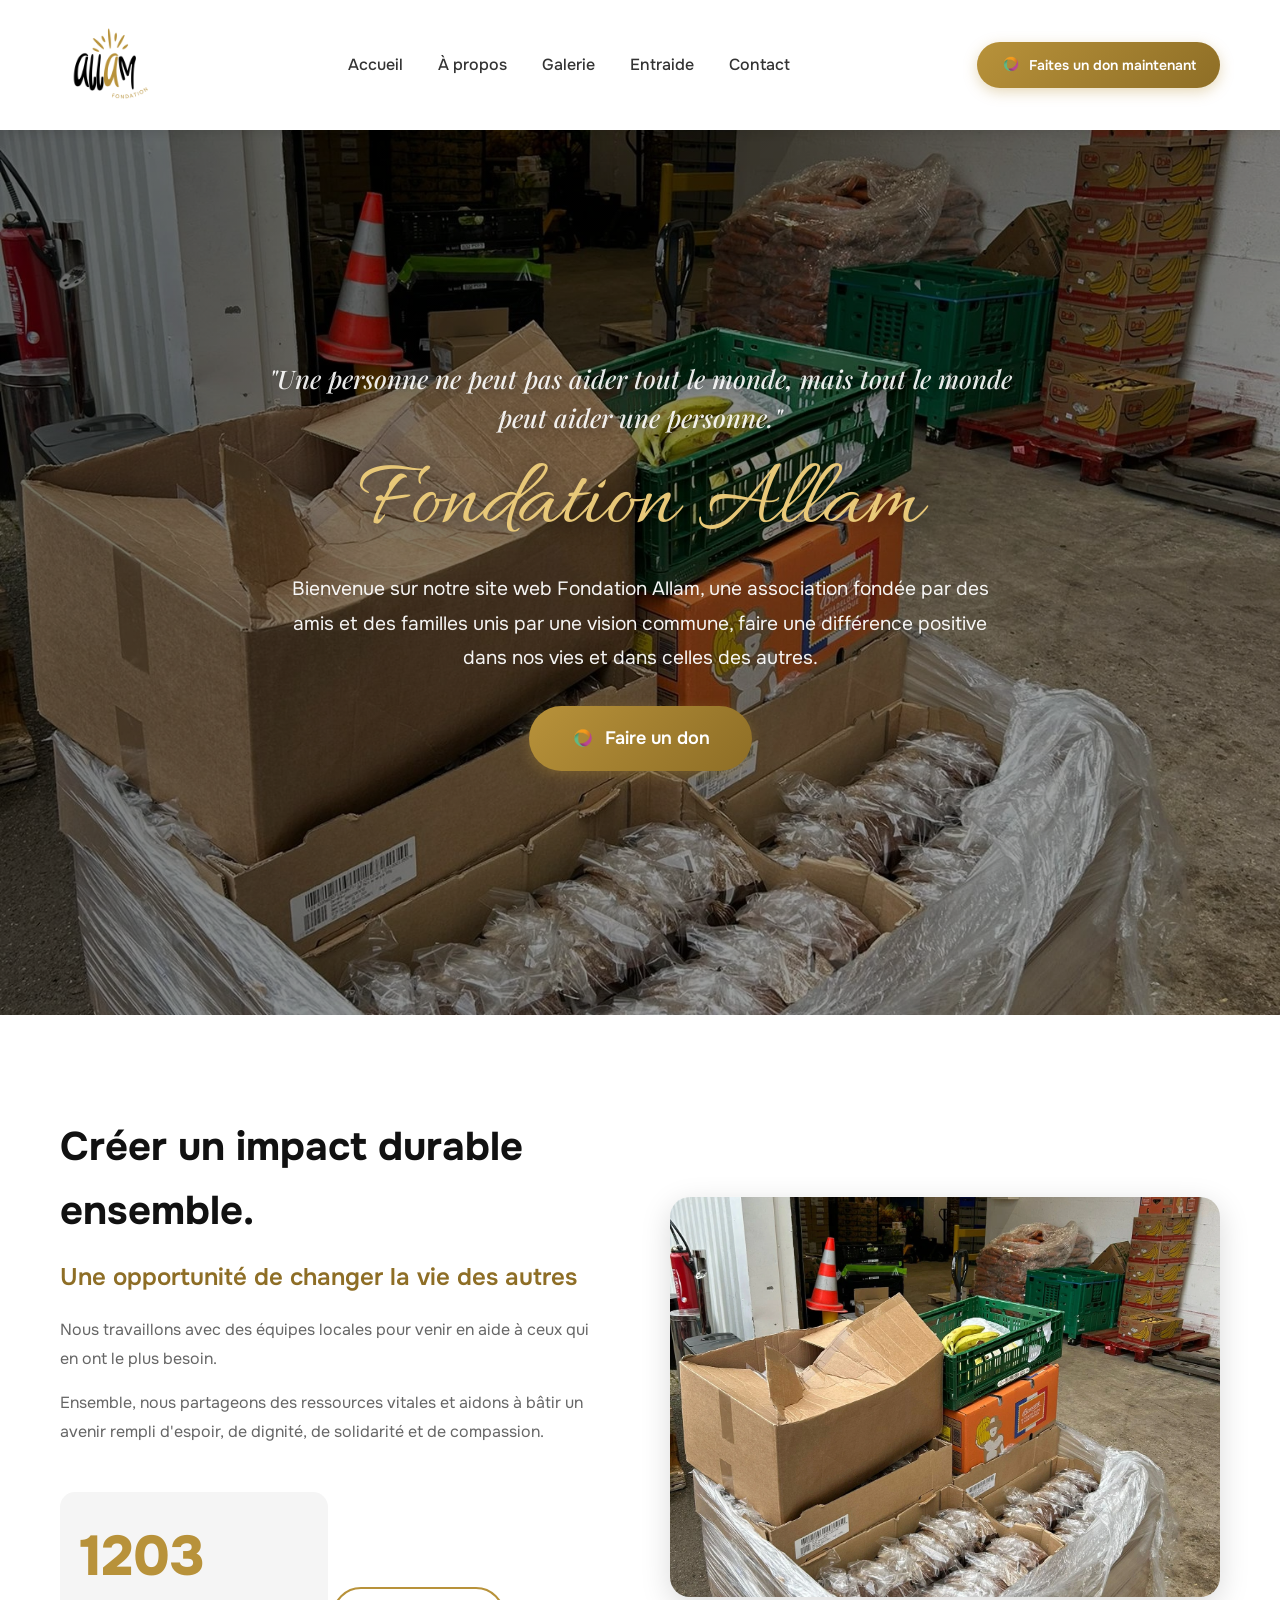
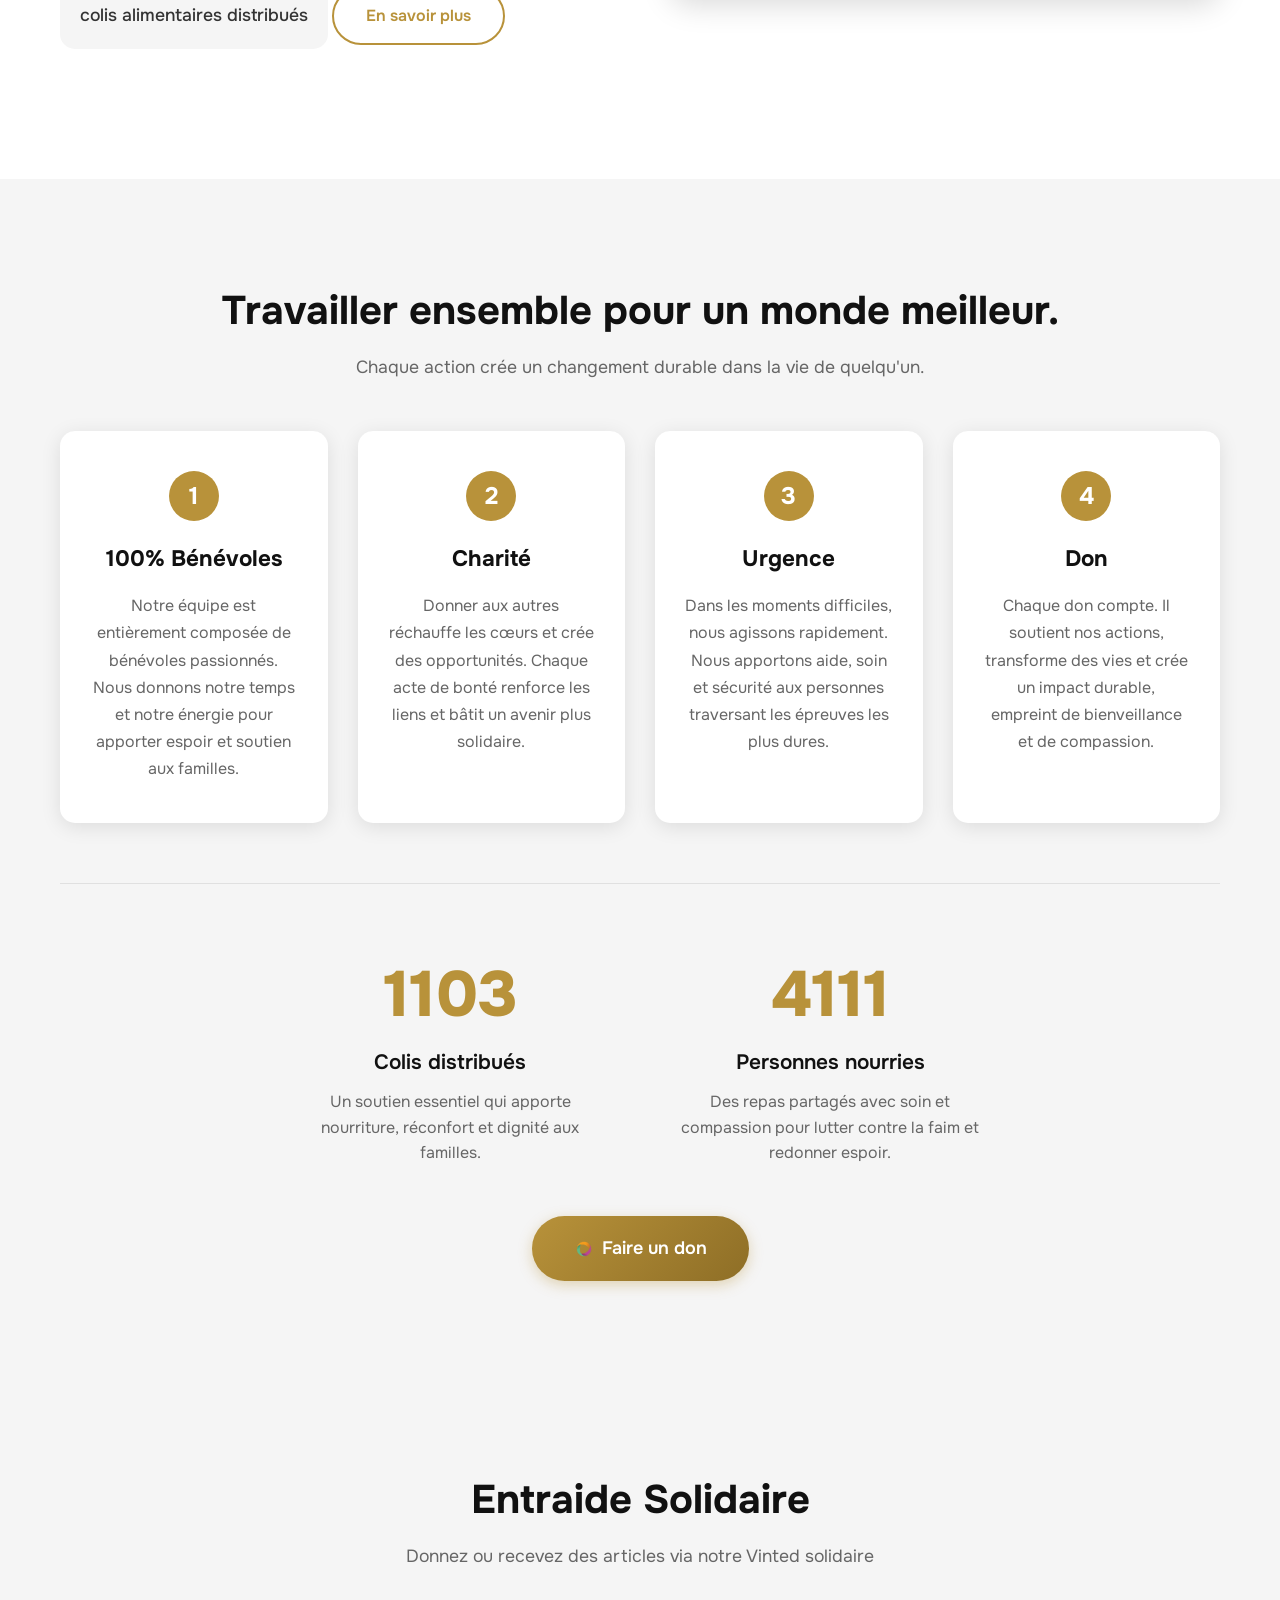
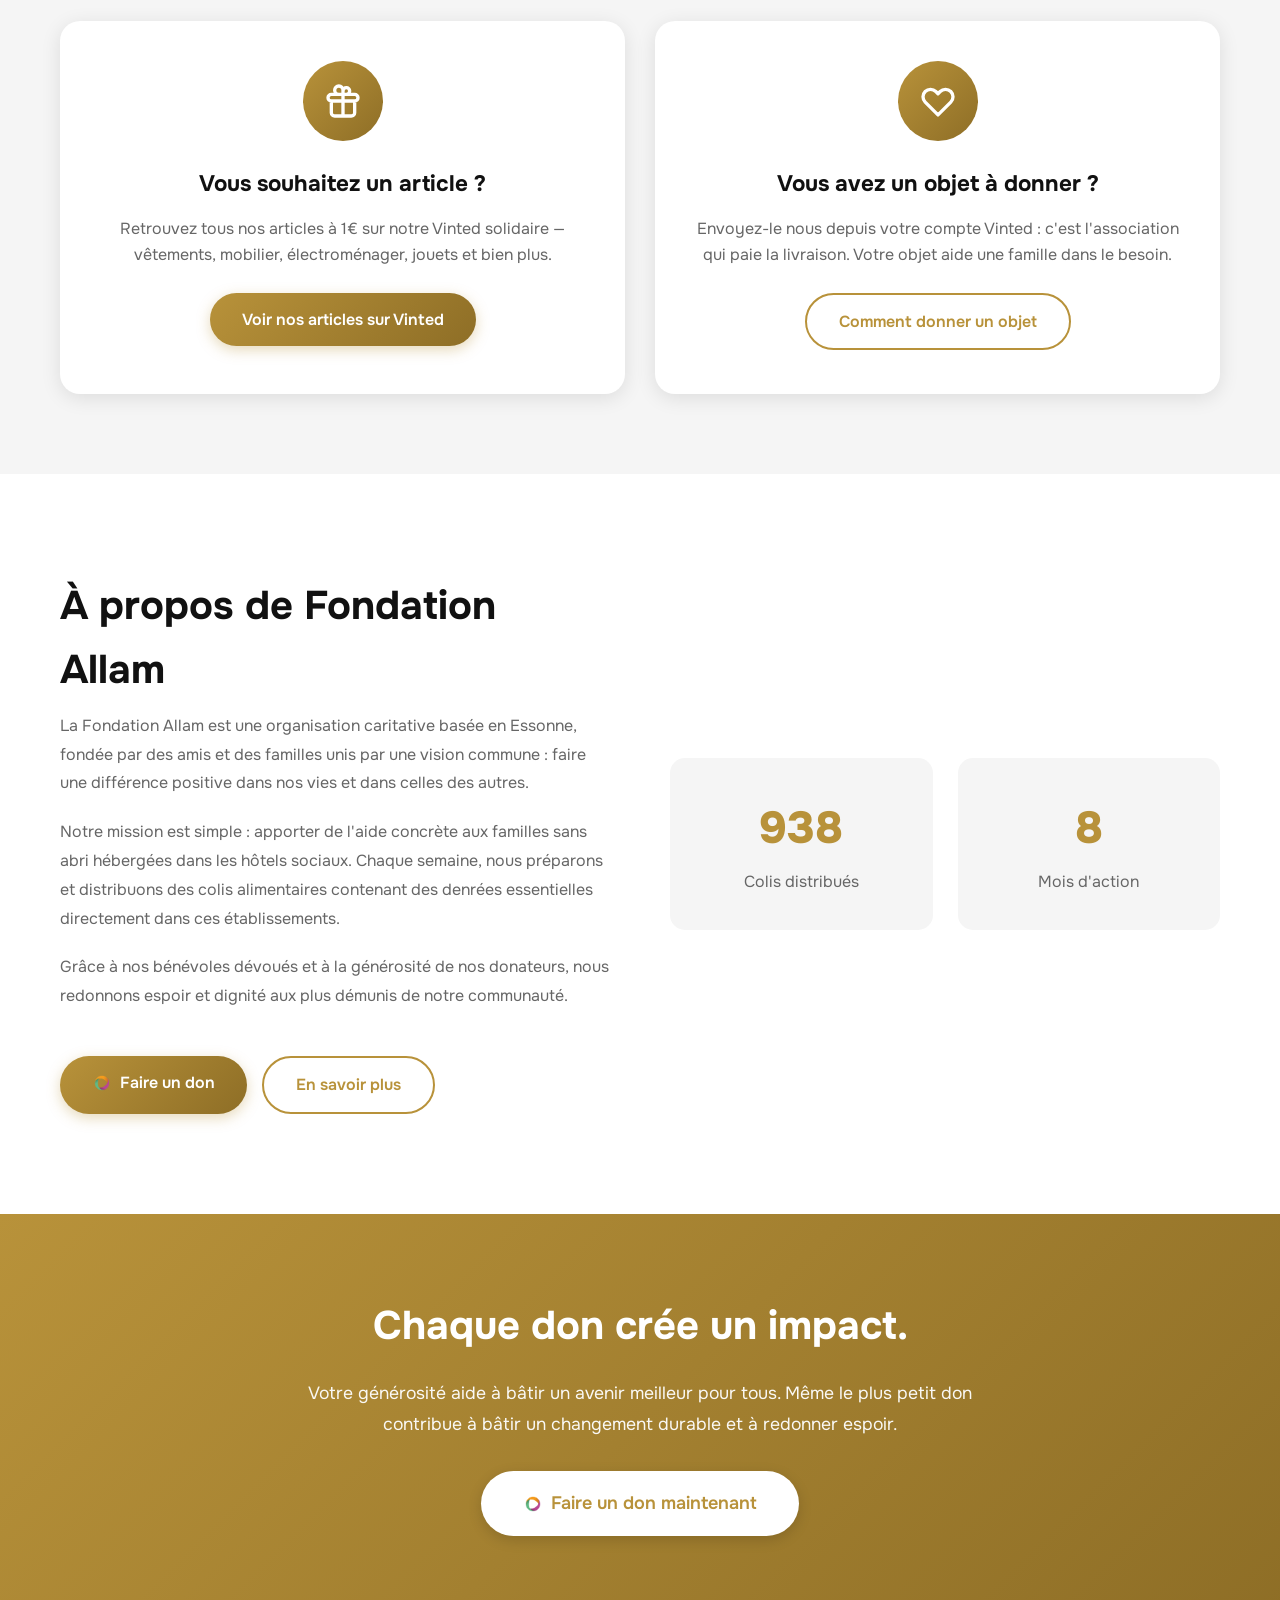
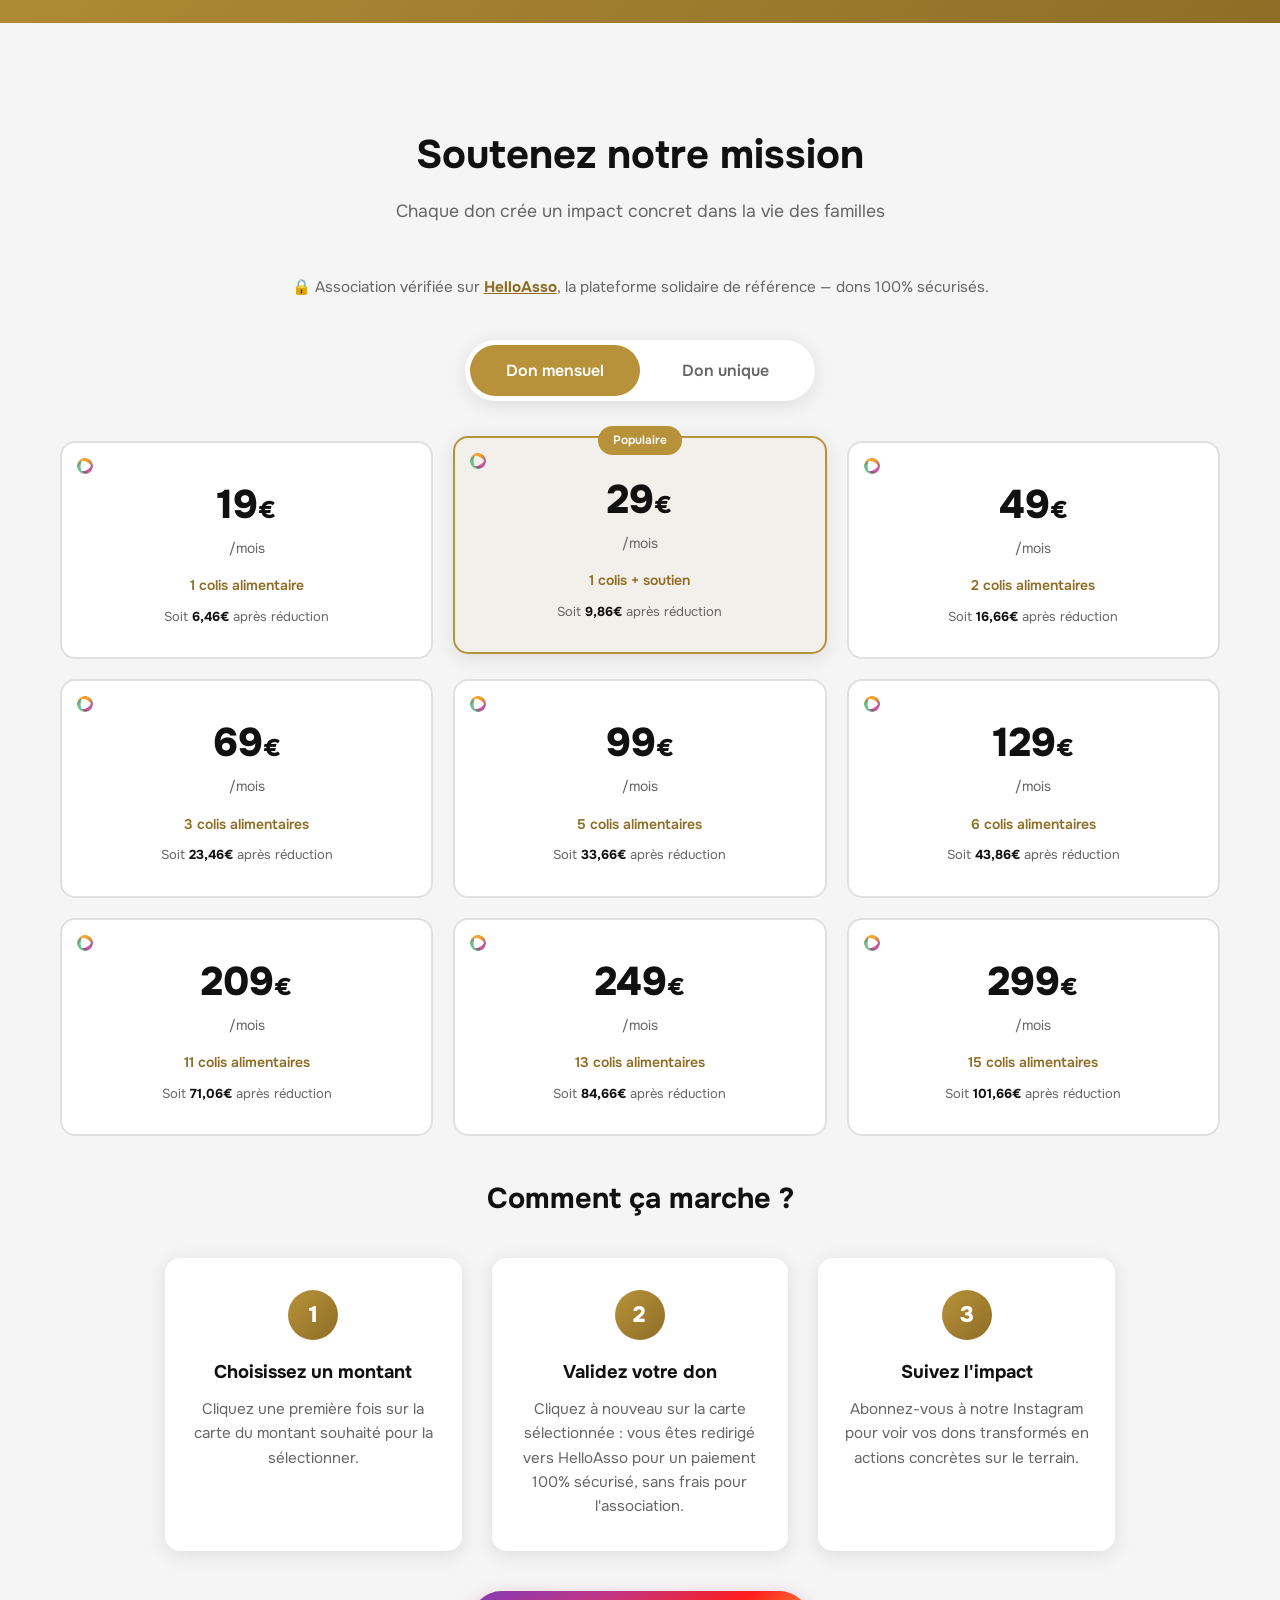
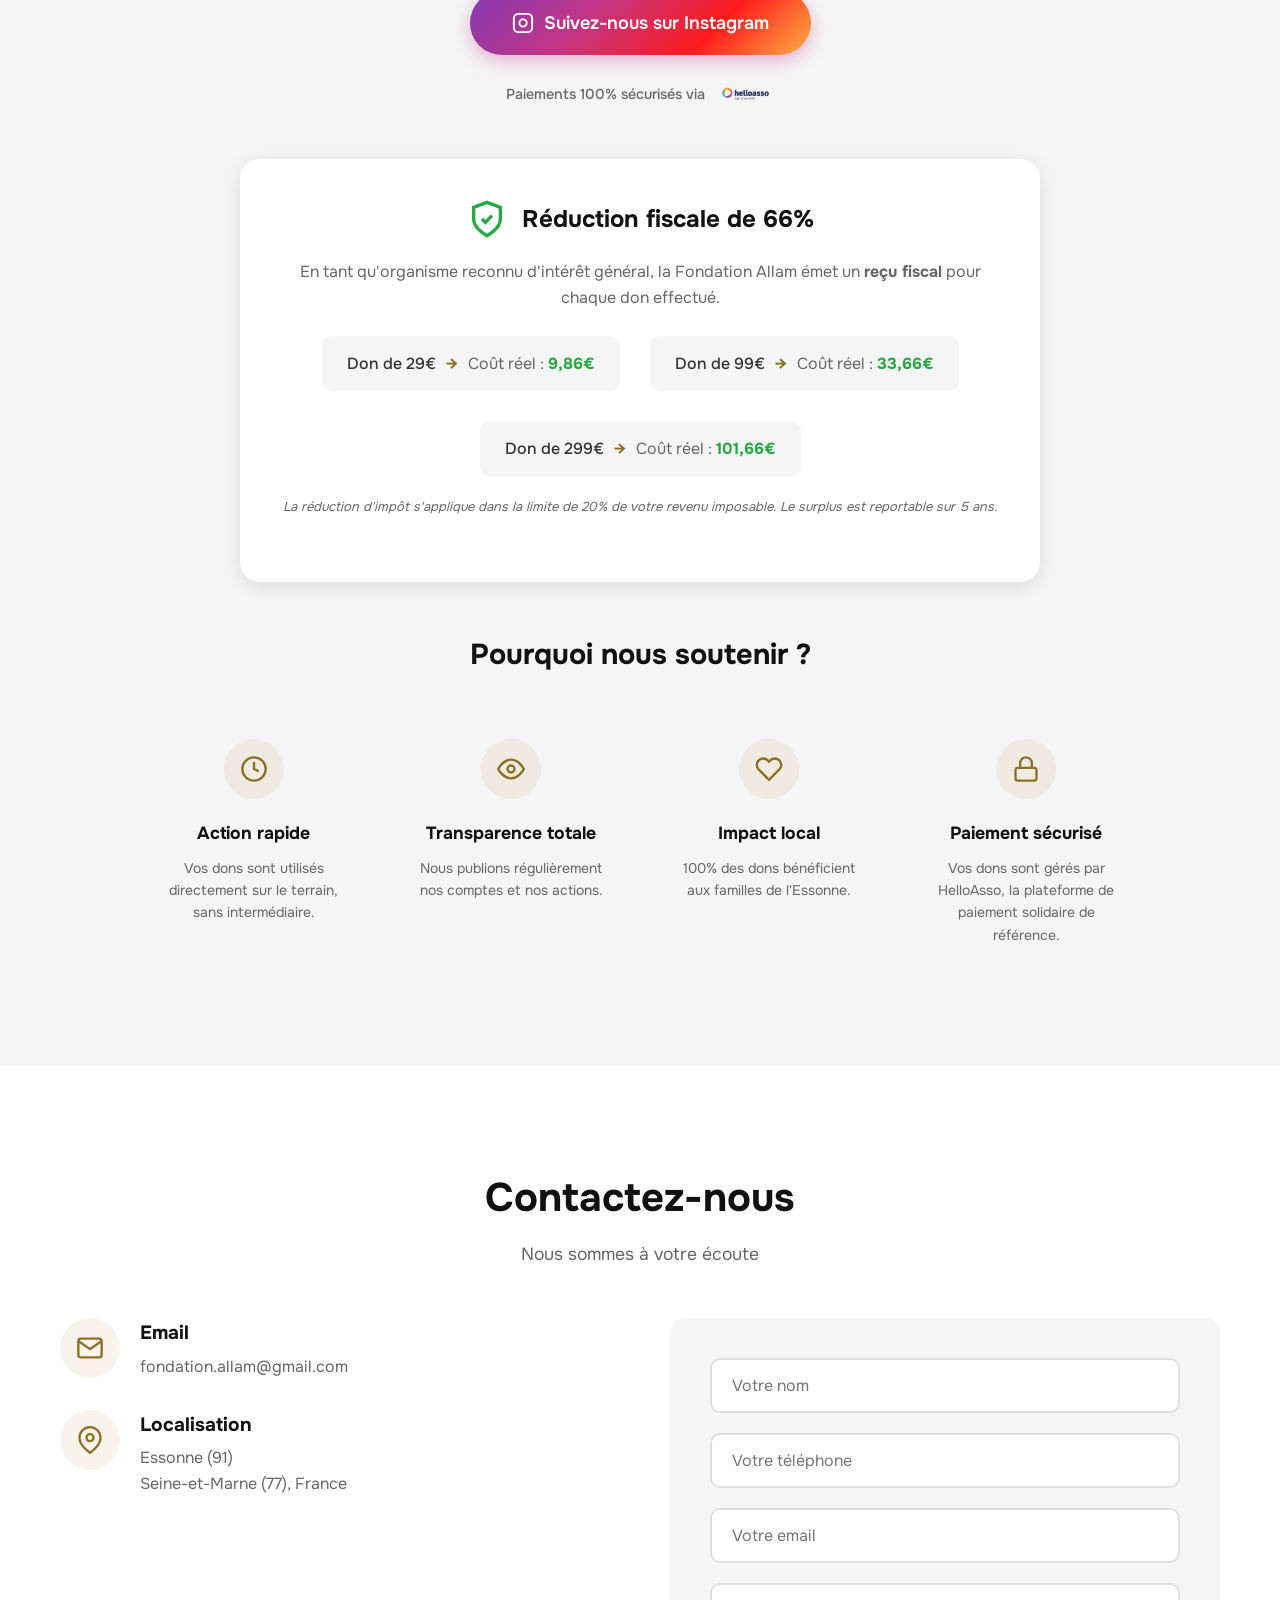
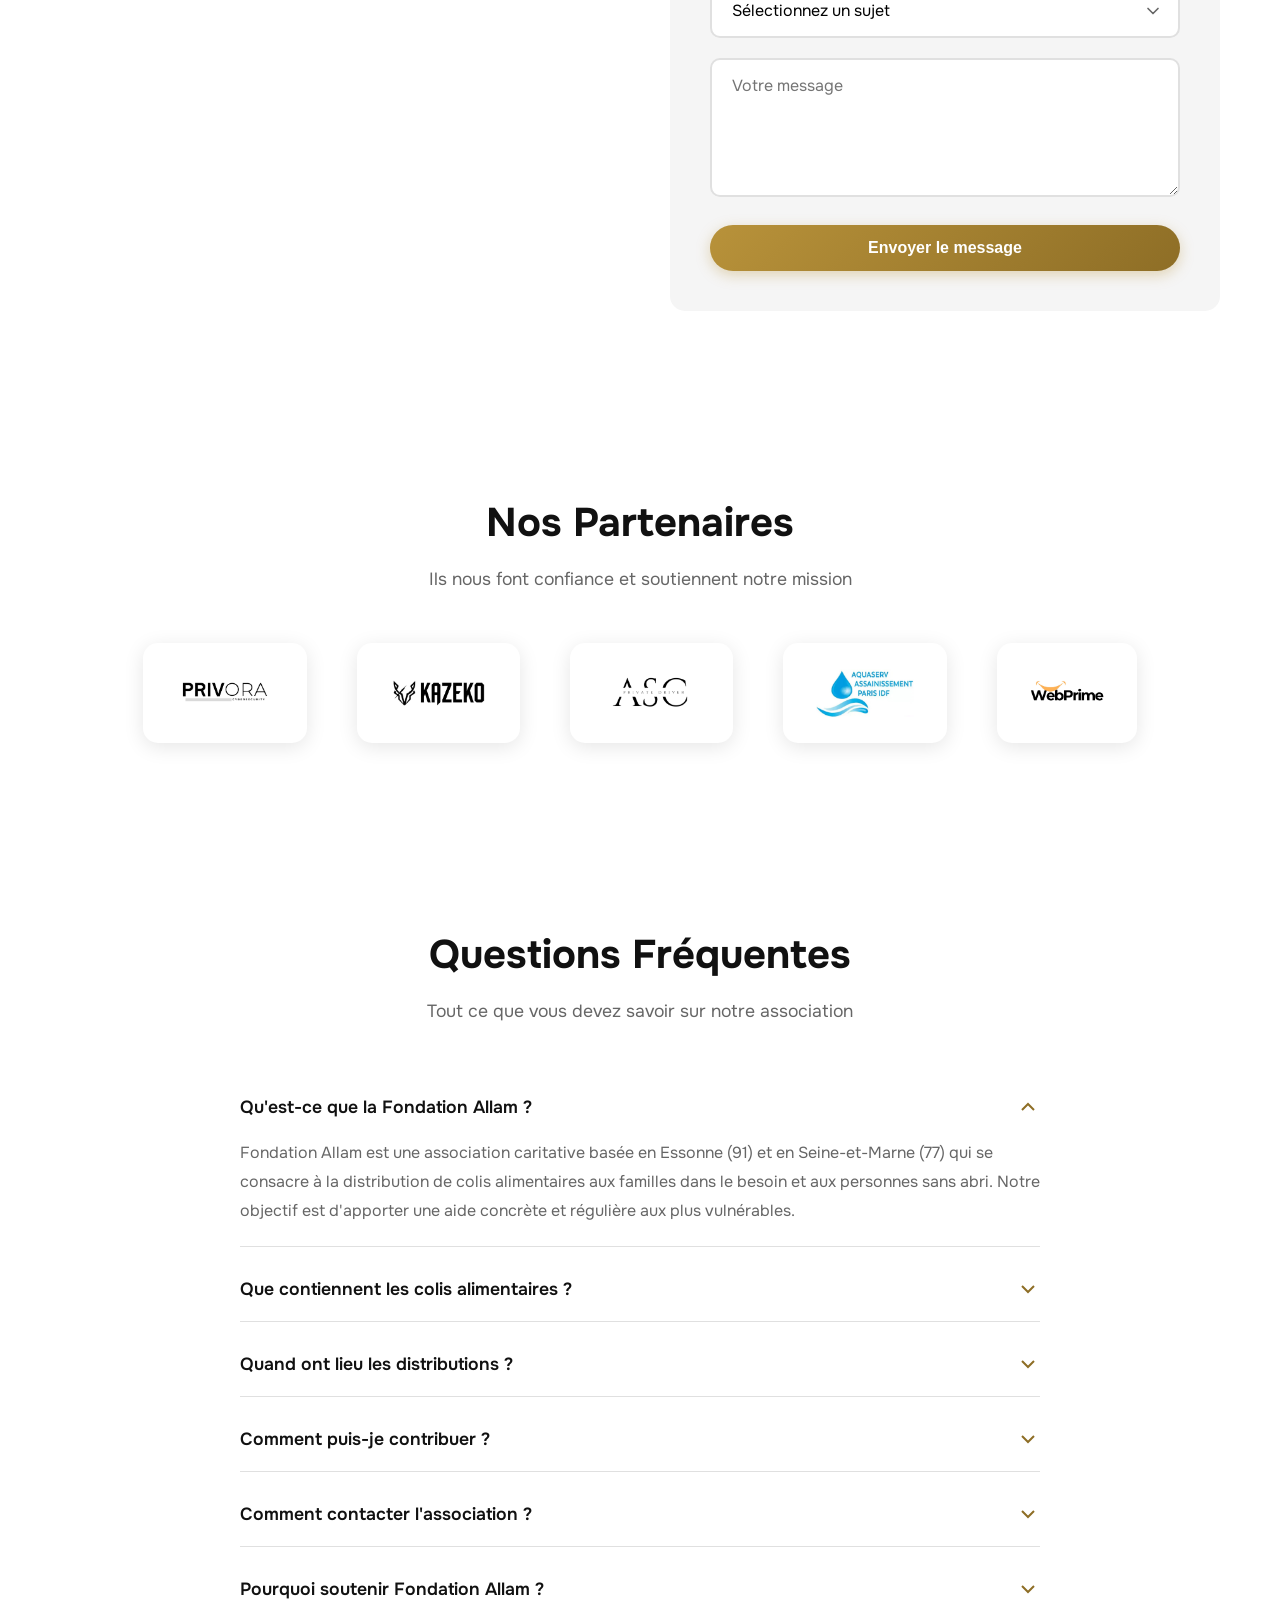
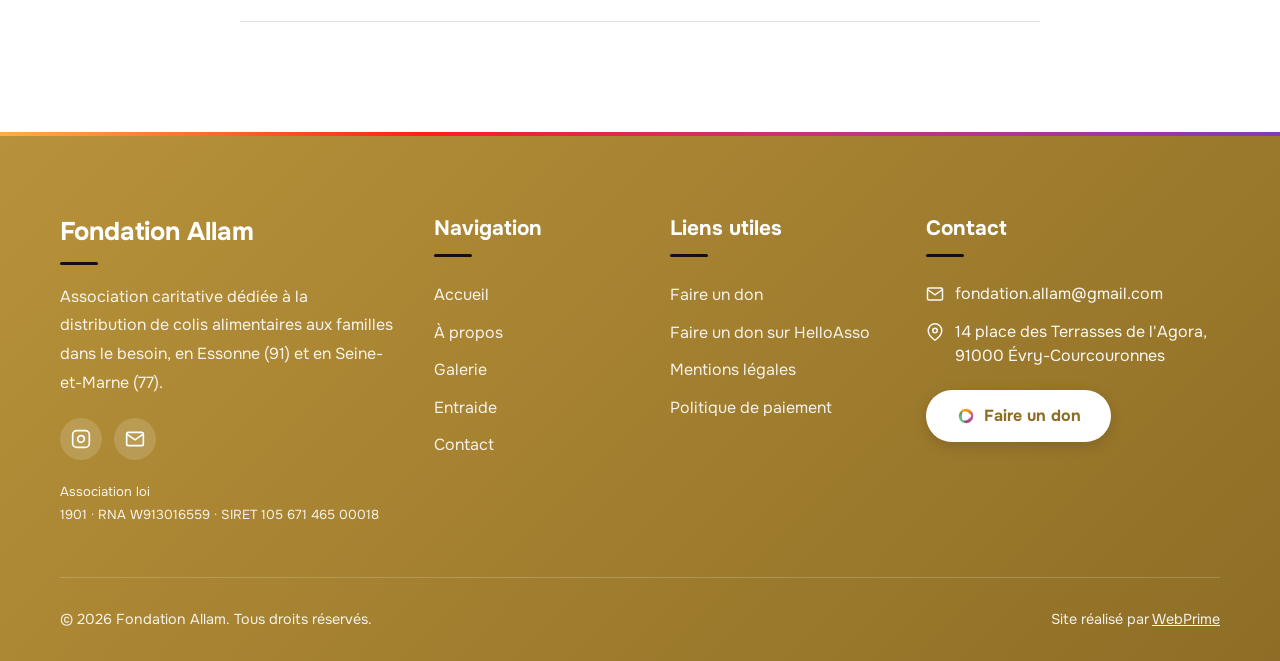
<file: index.html>
<!DOCTYPE html>
<html lang="fr-FR">
<head>
<meta charset="UTF-8">
    <meta name="viewport" content="width=device-width, initial-scale=1.0">
    <link rel="canonical" href="https://fondation-allam.fr/"/>
    <meta property="og:type" content="website">
    <meta property="og:url" content="https://fondation-allam.fr/">
    <meta property="og:title" content="Fondation Allam - Distribution de Colis Alimentaires">
    <meta property="og:description" content="Association caritative Fondation Allam - Distribution de colis alimentaires aux familles dans le besoin en Essonne.">
    <meta property="og:image" content="https://fondation-allam.fr/colis_alimentaire_91.webp">
    <link rel="icon" href="favicon.ico" sizes="any">
    <link rel="icon" type="image/png" sizes="32x32" href="favicon-32x32.png">
    <link rel="icon" type="image/png" sizes="96x96" href="favicon-96x96.png">
    <link rel="apple-touch-icon" sizes="96x96" href="favicon-96x96.png">
    <meta name="msapplication-TileColor" content="#ffffff">

    <title>Fondation Allam - Distribution de Colis Alimentaires</title>
<meta name='robots' content='max-image-preview:large' />
<meta name="description" content="Association caritative Fondation Allam - Distribution de colis alimentaires aux familles dans le besoin en Essonne.">
<link rel='dns-prefetch' href='//fonts.googleapis.com' />
<link href='https://fonts.gstatic.com' crossorigin='anonymous' rel='preconnect' />
<script type="application/ld+json">{"@context":"https://schema.org","@type":"NGO","name":"Fondation Allam","url":"https://fondation-allam.fr/","logo":"https://fondation-allam.fr/fondation-allam.png","description":"Association caritative dédiée à la distribution de colis alimentaires aux familles dans le besoin en Essonne.","email":"fondation.allam@gmail.com","address":{"@type":"PostalAddress","addressRegion":"Île-de-France","postalCode":"91, 77","addressCountry":"FR"},"sameAs":[]}</script>
<link rel='stylesheet' id='fondation-allam-fonts-css' href='https://fonts.googleapis.com/css2?family=Allura&family=Onest:wght@300;400;500;600;700;800&family=Playfair+Display:ital,wght@1,500&display=swap' media='all' />
<link rel='stylesheet' id='fondation-allam-style-css' href='style.css' media='all' />
</head>
<body>
<header class="header">
    <div class="container">
        <a href="index.html" class="logo" title="Fondation Allam - ONG humanitaire fiable">
            <img loading="lazy" src="fondation_allam.png" alt="Fondation Allam - Association humanitaire musulmane" title="Fondation Allam" class="logo-img">
        </a>
        <nav class="nav" id="nav">
            <ul class="nav-list">
                <li><a href="index.html" class="nav-link active" title="Accueil - Association musulmane humanitaire">Accueil</a></li>
                <li><a href="ong-musulmane-fiable.html" class="nav-link" title="À propos de notre ONG musulmane fiable">À propos</a></li>
                <li><a href="distribution-colis-alimentaire.html" class="nav-link" title="Galerie distributions colis alimentaires">Galerie</a></li>
                <li><a href="don-gratuit.html" class="nav-link" title="Entraide solidaire">Entraide</a></li>
                <li><a href="contact-don-alimentaire.html" class="nav-link" title="Contact association humanitaire musulmane">Contact</a></li>
            </ul>
        </nav>
        <a href="index.html#don" class="btn btn-primary header-cta" title="Faire un don alimentaire - Don nourriture">Faites un don maintenant</a>
        <button class="mobile-menu-btn" id="mobileMenuBtn" aria-label="Menu">
            <span></span>
            <span></span>
            <span></span>
        </button>
    </div>
</header>

<section class="hero" id="accueil">
    <div class="hero-overlay"></div>
    <img loading="lazy" src="colis_alimentaire_91.webp" alt="Distribution colis alimentaire gratuit - Association musulmane humanitaire Essonne" title="Colis alimentaire urgence - Dons alimentaires aux associations" class="hero-image">
    <div class="hero-content">
        <blockquote class="hero-quote">
            "Une personne ne peut pas aider tout le monde, mais tout le monde peut aider une personne."
        </blockquote>
        <h1 class="hero-title">Fondation Allam</h1>
        <p class="hero-description">Bienvenue sur notre site web Fondation Allam, une association fondée par des amis et des familles unis par une vision commune, faire une différence positive dans nos vies et dans celles des autres.</p>
        <div class="hero-buttons">
            <a href="#don" class="btn btn-primary btn-large btn-with-ha" title="Faire un don à la Fondation Allam via HelloAsso"><img src="icone-hello.png" class="btn-ha-ico" alt="" aria-hidden="true">Faire un don</a>
        </div>
    </div>
</section>

<section class="impact-section" id="impact">
    <div class="container">
        <div class="impact-content">
            <div class="impact-text">
                <h2 class="section-title">Créer un impact durable ensemble.</h2>
                <h3 class="section-subtitle-large">Une opportunité de changer la vie des autres</h3>
                <p>Nous travaillons avec des équipes locales pour venir en aide à ceux qui en ont le plus besoin.</p>
                <p>Ensemble, nous partageons des ressources vitales et aidons à bâtir un avenir rempli d'espoir, de dignité, de solidarité et de compassion.</p>
                <div class="impact-stat-highlight">
                    <span class="stat-big" data-target="1380">0</span>
                    <span class="stat-text">colis alimentaires distribués</span>
                </div>
                <a href="#apropos" class="btn btn-secondary" title="En savoir plus sur notre association islamique humanitaire">En savoir plus</a>
            </div>
            <div class="impact-image">
                <img loading="lazy" src="colis_alimentaire_91.webp" alt="Colis alimentaire en ligne - Don de nourriture gratuit" title="Association musulmane fiable - Banque alimentaire don">
            </div>
        </div>
    </div>
</section>

<section class="services" id="services">
    <div class="container">
        <h2 class="section-title">Travailler ensemble pour un monde meilleur.</h2>
        <p class="section-subtitle">Chaque action crée un changement durable dans la vie de quelqu'un.</p>
        <div class="services-grid">
            <div class="service-card">
                <div class="service-number">1</div>
                <h3>100% Bénévoles</h3>
                <p>Notre équipe est entièrement composée de bénévoles passionnés. Nous donnons notre temps et notre énergie pour apporter espoir et soutien aux familles.</p>
            </div>
            <div class="service-card">
                <div class="service-number">2</div>
                <h3>Charité</h3>
                <p>Donner aux autres réchauffe les cœurs et crée des opportunités. Chaque acte de bonté renforce les liens et bâtit un avenir plus solidaire.</p>
            </div>
            <div class="service-card">
                <div class="service-number">3</div>
                <h3>Urgence</h3>
                <p>Dans les moments difficiles, nous agissons rapidement. Nous apportons aide, soin et sécurité aux personnes traversant les épreuves les plus dures.</p>
            </div>
            <div class="service-card">
                <div class="service-number">4</div>
                <h3>Don</h3>
                <p>Chaque don compte. Il soutient nos actions, transforme des vies et crée un impact durable, empreint de bienveillance et de compassion.</p>
            </div>
        </div>

        <div class="services-stats">
            <div class="services-stat">
                <span class="services-stat-number" data-target="1380">0</span>
                <span class="services-stat-label">Colis distribués</span>
                <p class="services-stat-desc">Un soutien essentiel qui apporte nourriture, réconfort et dignité aux familles.</p>
            </div>
            <div class="services-stat">
                <span class="services-stat-number" data-target="5140">0</span>
                <span class="services-stat-label">Personnes nourries</span>
                <p class="services-stat-desc">Des repas partagés avec soin et compassion pour lutter contre la faim et redonner espoir.</p>
            </div>
        </div>

        <div class="section-cta">
            <a href="#don" class="btn btn-primary btn-large" title="Don nourriture - Dons banque alimentaire">Faire un don</a>
        </div>
    </div>
</section>

<section class="cta-entraide" id="entraide">
    <div class="container">
        <h2 class="section-title">Entraide Solidaire</h2>
        <p class="section-subtitle">Donnez ou recevez des articles via notre Vinted solidaire</p>
        <div class="cta-entraide-grid">
            <div class="cta-entraide-card cta-recevoir">
                <div class="cta-entraide-icon">
                    <svg xmlns="http://www.w3.org/2000/svg" fill="none" viewBox="0 0 24 24" stroke="currentColor">
                        <path stroke-linecap="round" stroke-linejoin="round" stroke-width="2" d="M12 8v13m0-13V6a2 2 0 112 2h-2zm0 0V5.5A2.5 2.5 0 109.5 8H12zm-7 4h14M5 12a2 2 0 110-4h14a2 2 0 110 4M5 12v7a2 2 0 002 2h10a2 2 0 002-2v-7"/>
                    </svg>
                </div>
                <h3>Vous souhaitez un article ?</h3>
                <p>Retrouvez tous nos articles à 1€ sur notre Vinted solidaire — vêtements, mobilier, électroménager, jouets et bien plus.</p>
                <a href="https://www.vinted.fr/member/3168517255" class="btn btn-primary" target="_blank" rel="noopener" title="Voir les articles de la Fondation Allam sur Vinted">Voir nos articles sur Vinted</a>
            </div>
            <div class="cta-entraide-card cta-donner-obj">
                <div class="cta-entraide-icon">
                    <svg xmlns="http://www.w3.org/2000/svg" fill="none" viewBox="0 0 24 24" stroke="currentColor">
                        <path stroke-linecap="round" stroke-linejoin="round" stroke-width="2" d="M4.318 6.318a4.5 4.5 0 000 6.364L12 20.364l7.682-7.682a4.5 4.5 0 00-6.364-6.364L12 7.636l-1.318-1.318a4.5 4.5 0 00-6.364 0z"/>
                    </svg>
                </div>
                <h3>Vous avez un objet à donner ?</h3>
                <p>Envoyez-le nous depuis votre compte Vinted : c'est l'association qui paie la livraison. Votre objet aide une famille dans le besoin.</p>
                <a href="don-gratuit.html#proposer" class="btn btn-outline" title="Donner un objet via Vinted">Comment donner un objet</a>
            </div>
        </div>
    </div>
</section>

<section class="about" id="apropos">
    <div class="container">
        <div class="about-grid">
            <div class="about-content">
                <h2 class="section-title">À propos de Fondation Allam</h2>
                <p>La Fondation Allam est une organisation caritative basée en Essonne, fondée par des amis et des familles unis par une vision commune : faire une différence positive dans nos vies et dans celles des autres.</p>
                <p>Notre mission est simple : apporter de l'aide concrète aux familles sans abri hébergées dans les hôtels sociaux. Chaque semaine, nous préparons et distribuons des colis alimentaires contenant des denrées essentielles directement dans ces établissements.</p>
                <p>Grâce à nos bénévoles dévoués et à la générosité de nos donateurs, nous redonnons espoir et dignité aux plus démunis de notre communauté.</p>
                <div class="about-buttons">
                    <a href="#don" class="btn btn-primary" title="Don alimentaire entre particulier - Faire un don">Faire un don</a>
                    <a href="#contact" class="btn btn-secondary" title="Contacter notre association humanitaire musulmane">En savoir plus</a>
                </div>
            </div>
            <div class="about-stats">
                <div class="stat-box">
                    <div class="stat-number" data-target="1380">0</div>
                    <div class="stat-label">Colis distribués</div>
                </div>
                <div class="stat-box">
                    <div class="stat-number" data-target="12">0</div>
                    <div class="stat-label">Mois d'action</div>
                </div>
            </div>
        </div>
    </div>
</section>

<section class="cta-banner">
    <div class="container">
        <div class="cta-content">
            <h2>Chaque don crée un impact.</h2>
            <p>Votre générosité aide à bâtir un avenir meilleur pour tous. Même le plus petit don contribue à bâtir un changement durable et à redonner espoir.</p>
            <a href="#don" class="btn btn-primary btn-large" title="Dons alimentaire - Don de nourriture association musulmane">Faire un don maintenant</a>
        </div>
    </div>
</section>

<section class="donation" id="don">
    <div class="container">
        <div class="donation-header">
            <h2 class="section-title">Soutenez notre mission</h2>
            <p class="section-subtitle">Chaque don crée un impact concret dans la vie des familles</p>
            <p class="helloasso-trust">🔒 Association vérifiée sur <a href="https://www.helloasso.com/associations/fondation-allam" target="_blank" rel="noopener">HelloAsso</a>, la plateforme solidaire de référence — dons 100% sécurisés.</p>
        </div>

        <div class="donation-type-toggle">
            <button class="donation-type-btn active" data-type="monthly">Don mensuel</button>
            <button class="donation-type-btn" data-type="once">Don unique</button>
        </div>

        <div class="donation-amounts nine-cards monthly">
            <div class="amount-card" data-amount="19"><img class="card-ha-ico" src="icone-hello.png" alt="" aria-hidden="true"><div class="amount-value">19<span>€</span></div><div class="amount-period">/mois</div><div class="amount-impact">1 colis alimentaire</div><div class="amount-after-tax">Soit <strong>6,46€</strong> après réduction</div></div><div class="amount-card popular" data-amount="29"><img class="card-ha-ico" src="icone-hello.png" alt="" aria-hidden="true"><div class="popular-badge">Populaire</div><div class="amount-value">29<span>€</span></div><div class="amount-period">/mois</div><div class="amount-impact">1 colis + soutien</div><div class="amount-after-tax">Soit <strong>9,86€</strong> après réduction</div></div><div class="amount-card" data-amount="49"><img class="card-ha-ico" src="icone-hello.png" alt="" aria-hidden="true"><div class="amount-value">49<span>€</span></div><div class="amount-period">/mois</div><div class="amount-impact">2 colis alimentaires</div><div class="amount-after-tax">Soit <strong>16,66€</strong> après réduction</div></div><div class="amount-card" data-amount="69"><img class="card-ha-ico" src="icone-hello.png" alt="" aria-hidden="true"><div class="amount-value">69<span>€</span></div><div class="amount-period">/mois</div><div class="amount-impact">3 colis alimentaires</div><div class="amount-after-tax">Soit <strong>23,46€</strong> après réduction</div></div><div class="amount-card" data-amount="99"><img class="card-ha-ico" src="icone-hello.png" alt="" aria-hidden="true"><div class="amount-value">99<span>€</span></div><div class="amount-period">/mois</div><div class="amount-impact">5 colis alimentaires</div><div class="amount-after-tax">Soit <strong>33,66€</strong> après réduction</div></div><div class="amount-card" data-amount="129"><img class="card-ha-ico" src="icone-hello.png" alt="" aria-hidden="true"><div class="amount-value">129<span>€</span></div><div class="amount-period">/mois</div><div class="amount-impact">6 colis alimentaires</div><div class="amount-after-tax">Soit <strong>43,86€</strong> après réduction</div></div><div class="amount-card" data-amount="209"><img class="card-ha-ico" src="icone-hello.png" alt="" aria-hidden="true"><div class="amount-value">209<span>€</span></div><div class="amount-period">/mois</div><div class="amount-impact">11 colis alimentaires</div><div class="amount-after-tax">Soit <strong>71,06€</strong> après réduction</div></div><div class="amount-card" data-amount="249"><img class="card-ha-ico" src="icone-hello.png" alt="" aria-hidden="true"><div class="amount-value">249<span>€</span></div><div class="amount-period">/mois</div><div class="amount-impact">13 colis alimentaires</div><div class="amount-after-tax">Soit <strong>84,66€</strong> après réduction</div></div><div class="amount-card" data-amount="299"><img class="card-ha-ico" src="icone-hello.png" alt="" aria-hidden="true"><div class="amount-value">299<span>€</span></div><div class="amount-period">/mois</div><div class="amount-impact">15 colis alimentaires</div><div class="amount-after-tax">Soit <strong>101,66€</strong> après réduction</div></div>        </div>

        <div class="donation-amounts once donation-free" style="display:none">
            <div class="free-donation-card">
                <div class="free-donation-icon">
                    <svg viewBox="0 0 24 24" fill="none" stroke="currentColor" stroke-width="2" aria-hidden="true"><path d="M20.84 4.61a5.5 5.5 0 0 0-7.78 0L12 5.67l-1.06-1.06a5.5 5.5 0 0 0-7.78 7.78l1.06 1.06L12 21.23l7.78-7.78 1.06-1.06a5.5 5.5 0 0 0 0-7.78z"></path></svg>
                </div>
                <h3>Choisissez librement votre montant</h3>
                <p>Faites un don ponctuel du montant de votre choix. Chaque euro compte et part directement sur le terrain, sans frais pour l'association.</p>
                <a href="https://www.helloasso.com/associations/fondation-allam/adhesions/dons-ponctuels" class="btn btn-primary btn-large btn-with-ha" id="freeDonateBtn" target="_blank" rel="noopener"><img src="icone-hello.png" class="btn-ha-ico" alt="" aria-hidden="true">Faire un don libre</a>
            </div>
        </div>

        <div class="how-it-works">
            <h3>Comment ça marche&nbsp;?</h3>
            <div class="how-steps">
                <div class="how-step">
                    <div class="how-step-num">1</div>
                    <h4>Choisissez un montant</h4>
                    <p>Cliquez une première fois sur la carte du montant souhaité pour la sélectionner.</p>
                </div>
                <div class="how-step">
                    <div class="how-step-num">2</div>
                    <h4>Validez votre don</h4>
                    <p>Cliquez à nouveau sur la carte sélectionnée : vous êtes redirigé vers HelloAsso pour un paiement 100% sécurisé, sans frais pour l'association.</p>
                </div>
                <div class="how-step">
                    <div class="how-step-num">3</div>
                    <h4>Suivez l'impact</h4>
                    <p>Abonnez-vous à notre Instagram pour voir vos dons transformés en actions concrètes sur le terrain.</p>
                </div>
            </div>
            <a href="https://www.instagram.com/fondation.allam?igsh=MTRocjRneWFseTM1cg%3D%3D&utm_source=qr" class="btn btn-primary btn-large how-insta-btn" target="_blank" rel="noopener">
                <svg viewBox="0 0 24 24" fill="none" stroke="currentColor" stroke-width="2" aria-hidden="true">
                    <rect x="2" y="2" width="20" height="20" rx="5" ry="5"></rect>
                    <path d="M16 11.37A4 4 0 1 1 12.63 8 4 4 0 0 1 16 11.37z"></path>
                    <line x1="17.5" y1="6.5" x2="17.51" y2="6.5"></line>
                </svg>
                Suivez-nous sur Instagram
            </a>
            <div class="helloasso-secure">
                <span>Paiements 100% sécurisés via</span>
                <img loading="lazy" src="helloasso.png" alt="HelloAsso - paiement sécurisé pour la Fondation Allam" width="150" height="79">
            </div>
        </div>

        <div class="tax-benefits">
            <div class="tax-benefits-header">
                <svg viewBox="0 0 24 24" fill="none" stroke="currentColor" stroke-width="2">
                    <path d="M12 22s8-4 8-10V5l-8-3-8 3v7c0 6 8 10 8 10z"></path>
                    <polyline points="9 12 11 14 15 10"></polyline>
                </svg>
                <h3>Réduction fiscale de 66%</h3>
            </div>
            <p>En tant qu'organisme reconnu d'intérêt général, la Fondation Allam émet un <strong>reçu fiscal</strong> pour chaque don effectué.</p>
            <div class="tax-examples">
                <div class="tax-example">
                    <span class="tax-don">Don de 29€</span>
                    <span class="tax-arrow">&rarr;</span>
                    <span class="tax-result">Coût réel : <strong>9,86€</strong></span>
                </div>
                <div class="tax-example">
                    <span class="tax-don">Don de 99€</span>
                    <span class="tax-arrow">&rarr;</span>
                    <span class="tax-result">Coût réel : <strong>33,66€</strong></span>
                </div>
                <div class="tax-example">
                    <span class="tax-don">Don de 299€</span>
                    <span class="tax-arrow">&rarr;</span>
                    <span class="tax-result">Coût réel : <strong>101,66€</strong></span>
                </div>
            </div>
            <p class="tax-note">La réduction d'impôt s'applique dans la limite de 20% de votre revenu imposable. Le surplus est reportable sur 5 ans.</p>
        </div>

        <div class="why-donate">
            <h3>Pourquoi nous soutenir ?</h3>
            <div class="why-donate-grid">
                <div class="why-item">
                    <div class="why-icon">
                        <svg viewBox="0 0 24 24" fill="none" stroke="currentColor" stroke-width="2">
                            <circle cx="12" cy="12" r="10"></circle>
                            <polyline points="12 6 12 12 16 14"></polyline>
                        </svg>
                    </div>
                    <h4>Action rapide</h4>
                    <p>Vos dons sont utilisés directement sur le terrain, sans intermédiaire.</p>
                </div>
                <div class="why-item">
                    <div class="why-icon">
                        <svg viewBox="0 0 24 24" fill="none" stroke="currentColor" stroke-width="2">
                            <path d="M1 12s4-8 11-8 11 8 11 8-4 8-11 8-11-8-11-8z"></path>
                            <circle cx="12" cy="12" r="3"></circle>
                        </svg>
                    </div>
                    <h4>Transparence totale</h4>
                    <p>Nous publions régulièrement nos comptes et nos actions.</p>
                </div>
                <div class="why-item">
                    <div class="why-icon">
                        <svg viewBox="0 0 24 24" fill="none" stroke="currentColor" stroke-width="2">
                            <path d="M20.84 4.61a5.5 5.5 0 0 0-7.78 0L12 5.67l-1.06-1.06a5.5 5.5 0 0 0-7.78 7.78l1.06 1.06L12 21.23l7.78-7.78 1.06-1.06a5.5 5.5 0 0 0 0-7.78z"></path>
                        </svg>
                    </div>
                    <h4>Impact local</h4>
                    <p>100% des dons bénéficient aux familles de l'Essonne.</p>
                </div>
                <div class="why-item">
                    <div class="why-icon">
                        <svg viewBox="0 0 24 24" fill="none" stroke="currentColor" stroke-width="2">
                            <rect x="3" y="11" width="18" height="11" rx="2" ry="2"></rect>
                            <path d="M7 11V7a5 5 0 0 1 10 0v4"></path>
                        </svg>
                    </div>
                    <h4>Paiement sécurisé</h4>
                    <p>Vos dons sont gérés par HelloAsso, la plateforme de paiement solidaire de référence.</p>
                </div>
            </div>
        </div>
    </div>
</section>

<section class="contact" id="contact">
    <div class="container">
        <h2 class="section-title">Contactez-nous</h2>
        <p class="section-subtitle">Nous sommes à votre écoute</p>
        <div class="contact-grid">
            <div class="contact-info">
                <div class="contact-item">
                    <div class="contact-icon">
                        <svg viewBox="0 0 24 24" fill="none" stroke="currentColor" stroke-width="2">
                            <path d="M4 4h16c1.1 0 2 .9 2 2v12c0 1.1-.9 2-2 2H4c-1.1 0-2-.9-2-2V6c0-1.1.9-2 2-2z"></path>
                            <polyline points="22,6 12,13 2,6"></polyline>
                        </svg>
                    </div>
                    <div class="contact-text">
                        <h4>Email</h4>
                        <p><a href="mailto:fondation.allam@gmail.com">fondation.allam@gmail.com</a></p>
                    </div>
                </div>
                <div class="contact-item">
                    <div class="contact-icon">
                        <svg viewBox="0 0 24 24" fill="none" stroke="currentColor" stroke-width="2">
                            <path d="M21 10c0 7-9 13-9 13s-9-6-9-13a9 9 0 0 1 18 0z"></path>
                            <circle cx="12" cy="10" r="3"></circle>
                        </svg>
                    </div>
                    <div class="contact-text">
                        <h4>Localisation</h4>
                        <p>Essonne (91)<br>Seine-et-Marne (77), France</p>
                    </div>
                </div>
            </div>
            <form class="contact-form" id="contactForm" onsubmit="return submitToWebPrime(event)">
                <div class="hp-wrap">
                    <label for="website2">Votre site web :</label>
                    <input type="text" id="website2" name="_honey" autocomplete="off">
                </div>
                <input type="hidden" name="_captcha" value="false">
                <div class="form-group">
                    <input type="text" name="nom" placeholder="Votre nom" required>
                </div>
                <div class="form-group">
                    <input type="tel" name="tel" placeholder="Votre téléphone" pattern="^((\+33|0)[1679])[0-9]{8}$" maxlength="12" required>
                </div>
                <div class="form-group">
                    <input type="email" name="email" placeholder="Votre email" required>
                </div>
                <div class="form-group">
                    <select name="services" required>
                        <option value="">Sélectionnez un sujet</option>
                        <option value="DON">Question sur les dons</option>
                        <option value="AIDE">Demande d'aide</option>
                        <option value="PARTENARIAT">Partenariat</option>
                        <option value="AUTRE">Autre</option>
                    </select>
                </div>
                <div class="form-group">
                    <textarea name="commentaires" placeholder="Votre message" rows="5" required></textarea>
                </div>
                <button type="submit" class="btn btn-primary">Envoyer le message</button>
            </form>
        </div>
    </div>
</section>

<section class="sponsors" id="sponsors">
    <div class="container">
        <h2 class="section-title">Nos Partenaires</h2>
        <p class="section-subtitle">Ils nous font confiance et soutiennent notre mission</p>
        <div class="sponsors-grid">
            <div class="sponsor-item">
                <a href="https://privora.fr/" target="_blank" rel="noopener">
                    <img loading="lazy" src="privora.png" alt="Privora - Partenaire association musulmane humanitaire" title="Privora soutient les dons alimentaires">
                </a>
            </div>
            <div class="sponsor-item">
                <a href="https://kazeko-fight.com/" target="_blank" rel="noopener">
                    <img loading="lazy" src="kazeko.png" alt="Kazeko - Partenaire ONG musulmane fiable" title="Kazeko partenaire colis alimentaire">
                </a>
            </div>
            <div class="sponsor-item">
                <a href="https://chauffeur-prive-75.fr/" target="_blank" rel="noopener">
                    <img loading="lazy" src="asc-driver.png" alt="ASC Driver - Partenaire association islamique" title="ASC Driver soutient les associations humanitaires musulmanes">
                </a>
            </div>
            <div class="sponsor-item">
                <a href="https://assainissement-91.com/" target="_blank" rel="noopener">
                    <img loading="lazy" src="aquaserv.png" alt="Aquaserv - Partenaire don alimentaire" title="Aquaserv partenaire banque alimentaire">
                </a>
            </div>
            <div class="sponsor-item">
                <a href="https://webprime.fr/" target="_blank" rel="noopener">
                    <img loading="lazy" src="webprime.png" alt="WebPrime - Partenaire association humanitaire" title="WebPrime création site association musulmane">
                </a>
            </div>
        </div>
    </div>
</section>

<section class="faq" id="faq">
    <div class="container">
        <h2 class="section-title">Questions Fréquentes</h2>
        <p class="section-subtitle">Tout ce que vous devez savoir sur notre association</p>
        <div class="faq-list">
                            <div class="faq-item">
                    <button class="faq-question">
                        <span>Qu&#039;est-ce que la Fondation Allam ?</span>
                        <svg class="faq-icon" viewBox="0 0 24 24" fill="none" stroke="currentColor" stroke-width="2">
                            <polyline points="6 9 12 15 18 9"></polyline>
                        </svg>
                    </button>
                    <div class="faq-answer">
                        <p>Fondation Allam est une association caritative basée en Essonne (91) et en Seine-et-Marne (77) qui se consacre à la distribution de colis alimentaires aux familles dans le besoin et aux personnes sans abri. Notre objectif est d&#039;apporter une aide concrète et régulière aux plus vulnérables.</p>
                    </div>
                </div>
                            <div class="faq-item">
                    <button class="faq-question">
                        <span>Que contiennent les colis alimentaires ?</span>
                        <svg class="faq-icon" viewBox="0 0 24 24" fill="none" stroke="currentColor" stroke-width="2">
                            <polyline points="6 9 12 15 18 9"></polyline>
                        </svg>
                    </button>
                    <div class="faq-answer">
                        <p>Nos colis contiennent des denrées alimentaires essentielles : produits secs (pâtes, riz, légumineuses), conserves, huile, sucre, farine, produits d&#039;hygiène, et selon les arrivages, des produits frais. Chaque colis est conçu pour nourrir une famille pendant plusieurs jours.</p>
                    </div>
                </div>
                            <div class="faq-item">
                    <button class="faq-question">
                        <span>Quand ont lieu les distributions ?</span>
                        <svg class="faq-icon" viewBox="0 0 24 24" fill="none" stroke="currentColor" stroke-width="2">
                            <polyline points="6 9 12 15 18 9"></polyline>
                        </svg>
                    </button>
                    <div class="faq-answer">
                        <p>Les distributions ont lieu régulièrement, généralement chaque semaine ou toutes les deux semaines. Suivez nos actualités et nos réseaux sociaux pour connaître les prochaines dates et lieux de distribution.</p>
                    </div>
                </div>
                            <div class="faq-item">
                    <button class="faq-question">
                        <span>Comment puis-je contribuer ?</span>
                        <svg class="faq-icon" viewBox="0 0 24 24" fill="none" stroke="currentColor" stroke-width="2">
                            <polyline points="6 9 12 15 18 9"></polyline>
                        </svg>
                    </button>
                    <div class="faq-answer">
                        <p>Vous pouvez nous aider de plusieurs manières : faire un don financier, donner des denrées alimentaires, donner des objets via notre page Entraide, ou simplement partager nos actions sur les réseaux sociaux pour nous faire connaître.</p>
                    </div>
                </div>
                            <div class="faq-item">
                    <button class="faq-question">
                        <span>Comment contacter l&#039;association ?</span>
                        <svg class="faq-icon" viewBox="0 0 24 24" fill="none" stroke="currentColor" stroke-width="2">
                            <polyline points="6 9 12 15 18 9"></polyline>
                        </svg>
                    </button>
                    <div class="faq-answer">
                        <p>Vous pouvez nous contacter par email à fondation.allam@gmail.com ou via le formulaire de contact sur notre site. Nous sommes basés en Essonne (91) et en Seine-et-Marne (77).</p>
                    </div>
                </div>
                            <div class="faq-item">
                    <button class="faq-question">
                        <span>Pourquoi soutenir Fondation Allam ?</span>
                        <svg class="faq-icon" viewBox="0 0 24 24" fill="none" stroke="currentColor" stroke-width="2">
                            <polyline points="6 9 12 15 18 9"></polyline>
                        </svg>
                    </button>
                    <div class="faq-answer">
                        <p>En soutenant Fondation Allam, vous participez directement à l&#039;aide aux familles dans le besoin de votre région. Nous garantissons une transparence totale sur l&#039;utilisation des dons et un impact concret et mesurable de chaque contribution.</p>
                    </div>
                </div>
                    </div>
    </div>
</section>

<footer class="footer">
    <div class="container">
        <div class="footer-grid">
            <div class="footer-about">
                <h4 class="footer-about-title">Fondation Allam</h4>
                <p>Association caritative dédiée à la distribution de colis alimentaires aux familles dans le besoin, en Essonne (91) et en Seine-et-Marne (77).</p>
                <div class="footer-social">
                    <a href="https://www.instagram.com/fondation.allam?igsh=MTRocjRneWFseTM1cg%3D%3D&utm_source=qr" class="footer-social-link" target="_blank" rel="noopener" aria-label="Instagram">
                        <svg viewBox="0 0 24 24" fill="none" stroke="currentColor" stroke-width="2"><rect x="2" y="2" width="20" height="20" rx="5" ry="5"></rect><path d="M16 11.37A4 4 0 1 1 12.63 8 4 4 0 0 1 16 11.37z"></path><line x1="17.5" y1="6.5" x2="17.51" y2="6.5"></line></svg>
                    </a>
                    <a href="mailto:fondation.allam@gmail.com" class="footer-social-link" aria-label="Nous écrire">
                        <svg viewBox="0 0 24 24" fill="none" stroke="currentColor" stroke-width="2"><path d="M4 4h16c1.1 0 2 .9 2 2v12c0 1.1-.9 2-2 2H4c-1.1 0-2-.9-2-2V6c0-1.1.9-2 2-2z"></path><polyline points="22,6 12,13 2,6"></polyline></svg>
                    </a>
                </div>
                <p class="footer-legal">Association loi 1901&nbsp;&middot;&nbsp;RNA&nbsp;W913016559&nbsp;&middot;&nbsp;SIRET&nbsp;105&nbsp;671&nbsp;465&nbsp;00018</p>
            </div>

            <div class="footer-links">
                <h4>Navigation</h4>
                <ul>
                    <li><a href="index.html" title="Accueil association musulmane">Accueil</a></li>
                    <li><a href="ong-musulmane-fiable.html" title="À propos association humanitaire musulmane">À propos</a></li>
                    <li><a href="distribution-colis-alimentaire.html" title="Galerie colis alimentaire distribution">Galerie</a></li>
                    <li><a href="don-gratuit.html" title="Entraide solidaire">Entraide</a></li>
                    <li><a href="contact-don-alimentaire.html" title="Contact don alimentaire">Contact</a></li>
                </ul>
            </div>

            <div class="footer-links">
                <h4>Liens utiles</h4>
                <ul>
                    <li><a href="index.html#don">Faire un don</a></li>
                    <li><a href="https://www.helloasso.com/associations/fondation-allam" target="_blank" rel="noopener" title="Soutenir la Fondation Allam sur HelloAsso">Faire un don sur HelloAsso</a></li>
                    <li><a href="mentions-legales.html">Mentions légales</a></li>
                    <li><a href="politique-de-paiement.html">Politique de paiement</a></li>
                </ul>
            </div>

            <div class="footer-contact">
                <h4>Contact</h4>
                <ul class="footer-contact-list">
                    <li>
                        <svg viewBox="0 0 24 24" fill="none" stroke="currentColor" stroke-width="2"><path d="M4 4h16c1.1 0 2 .9 2 2v12c0 1.1-.9 2-2 2H4c-1.1 0-2-.9-2-2V6c0-1.1.9-2 2-2z"></path><polyline points="22,6 12,13 2,6"></polyline></svg>
                        <span><a href="mailto:fondation.allam@gmail.com">fondation.allam@gmail.com</a></span>
                    </li>
<li>
                        <svg viewBox="0 0 24 24" fill="none" stroke="currentColor" stroke-width="2"><path d="M21 10c0 7-9 13-9 13s-9-6-9-13a9 9 0 0 1 18 0z"></path><circle cx="12" cy="10" r="3"></circle></svg>
                        <span>14 place des Terrasses de l'Agora,<br>91000 Évry-Courcouronnes</span>
                    </li>
                </ul>
                <a href="index.html#don" class="footer-don-btn">Faire un don</a>
            </div>
        </div>

        <div class="footer-bottom">
            <p>&copy; 2026 Fondation Allam. Tous droits réservés.</p>
            <p>Site réalisé par <a href="https://webprime.fr" target="_blank" rel="noopener">WebPrime</a></p>
        </div>
    </div>
</footer>

<script>
window.FondationAllamConfig = {
    donRedirectMode: "helloasso",
    helloassoMonthly: "https://www.helloasso.com/associations/fondation-allam/adhesions/dons-mensuel",
    helloassoOnce: "https://www.helloasso.com/associations/fondation-allam/adhesions/dons-ponctuels",
    googleSheetId: "1TOq8ni8kG1_5IfdfG-MNHLuCBNeUZkmdhC4Kqsn0LTo",
    googleSheetName: "Feuille 1",
    formEndpoint: "https://formsubmit.co/ajax/fondation.allam@gmail.com",
    contactPageUrl: "contact-don-alimentaire.html"
};
</script>
<script src="script.js"></script>
    <nav class="bottom-nav">
        <a href="https://www.instagram.com/fondation.allam?igsh=MTRocjRneWFseTM1cg%3D%3D&utm_source=qr" target="_blank" rel="noopener" class="bottom-nav-item" title="Instagram Fondation Allam">
            <span class="bottom-nav-icon"><svg viewBox="0 0 24 24"><rect x="2" y="2" width="20" height="20" rx="5"/><circle cx="12" cy="12" r="4"/><line x1="17.5" y1="6.5" x2="17.51" y2="6.5"/></svg></span>
            <span class="bottom-nav-label">Instagram</span>
        </a>
        <a href="contact-don-alimentaire.html" class="bottom-nav-item" title="Contact">
            <span class="bottom-nav-icon"><svg viewBox="0 0 24 24"><rect x="3" y="5" width="18" height="14" rx="2"/><path d="M3 7l9 6 9-6"/></svg></span>
            <span class="bottom-nav-label">Contact</span>
        </a>
        <a href="don-gratuit.html" class="bottom-nav-item" title="Entraide">
            <span class="bottom-nav-icon"><svg viewBox="0 0 24 24"><circle cx="9" cy="7" r="3"/><path d="M2 21v-1.5A4.5 4.5 0 0 1 6.5 15h5a4.5 4.5 0 0 1 4.5 4.5V21"/><path d="M16 3.5a3.5 3.5 0 0 1 0 7"/><path d="M22 21v-1.5a4.5 4.5 0 0 0-3-4.24"/></svg></span>
            <span class="bottom-nav-label">Entraide</span>
        </a>
        <a href="https://www.helloasso.com/associations/fondation-allam" target="_blank" rel="noopener" class="bottom-nav-item bottom-nav-don" title="Faire un don sur HelloAsso">
            <span class="bottom-nav-icon"><svg viewBox="0 0 24 24"><path d="M12 21c-3-2.5-7-5.5-7-10a3.5 3.5 0 0 1 7-1 3.5 3.5 0 0 1 7 1c0 4.5-4 7.5-7 10z"/></svg></span>
            <span class="bottom-nav-label">Don</span>
        </a>
    </nav>
</body>
</html>
</file>
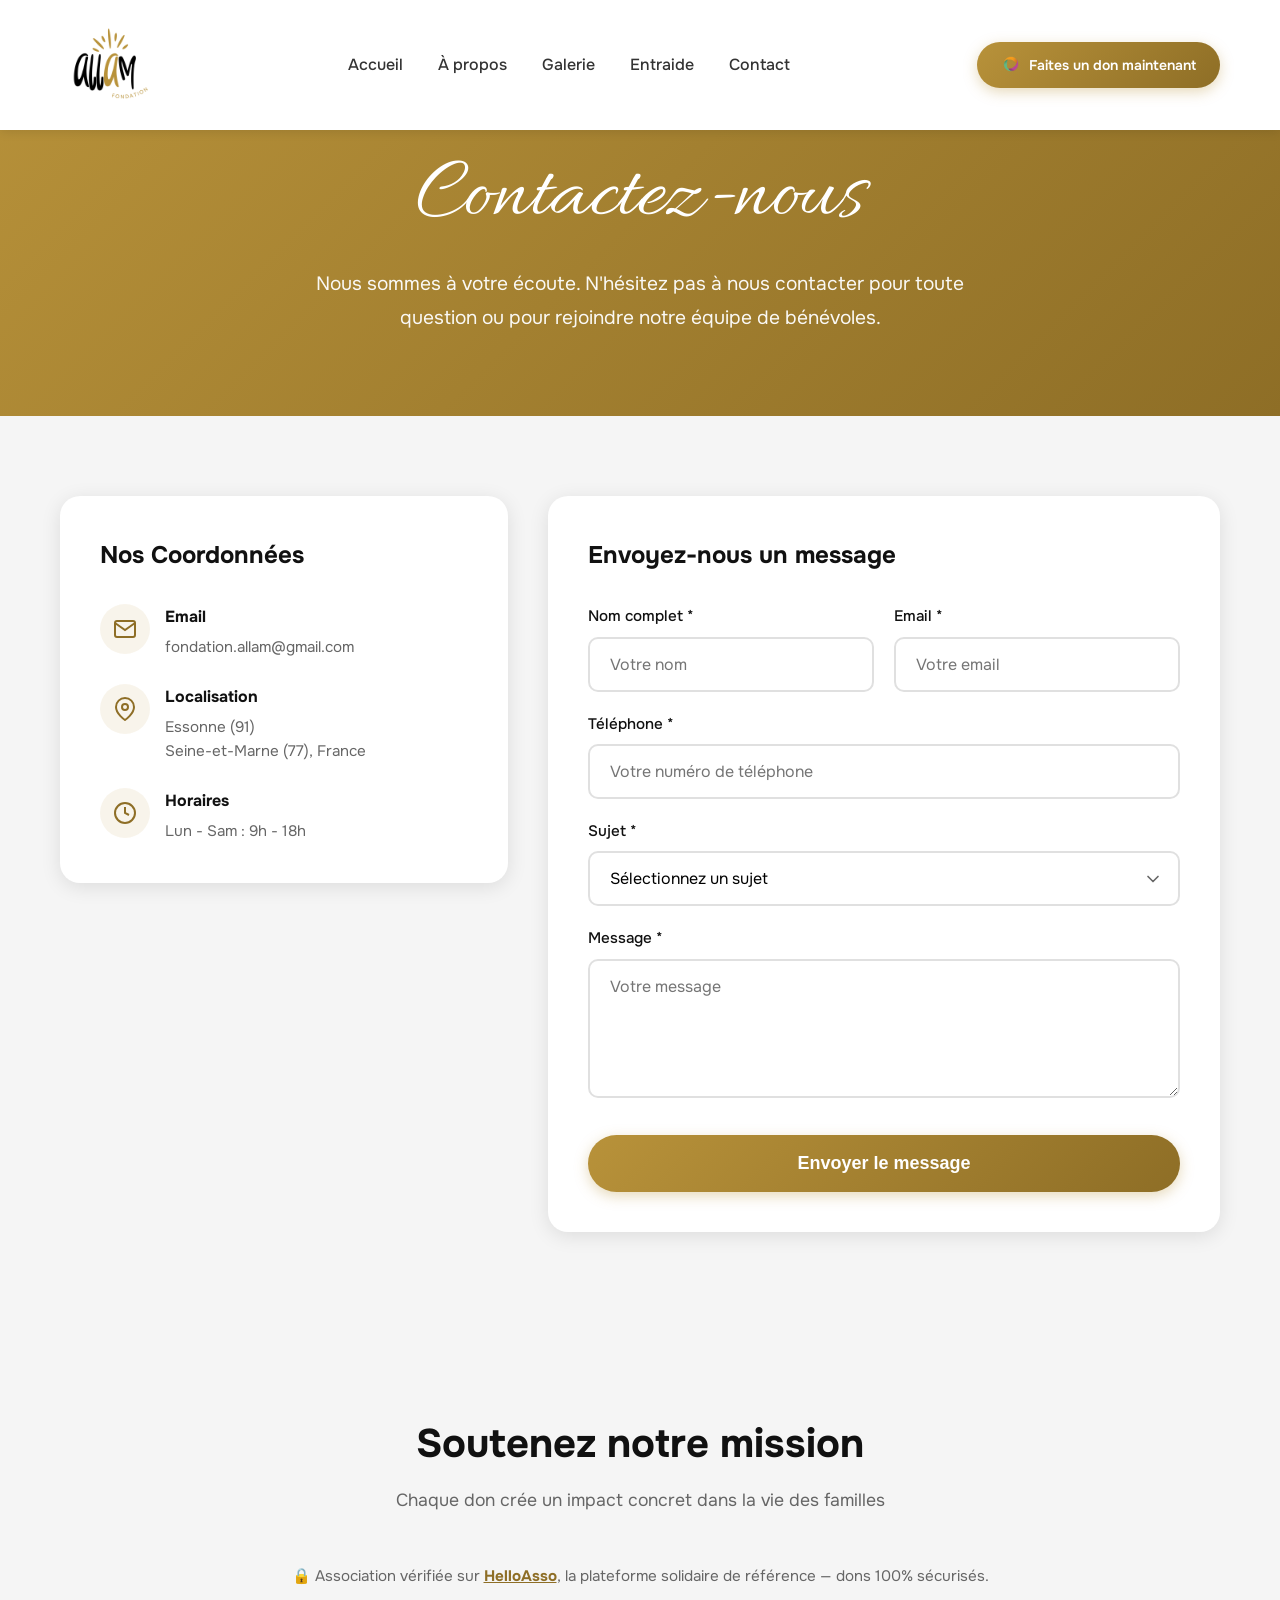
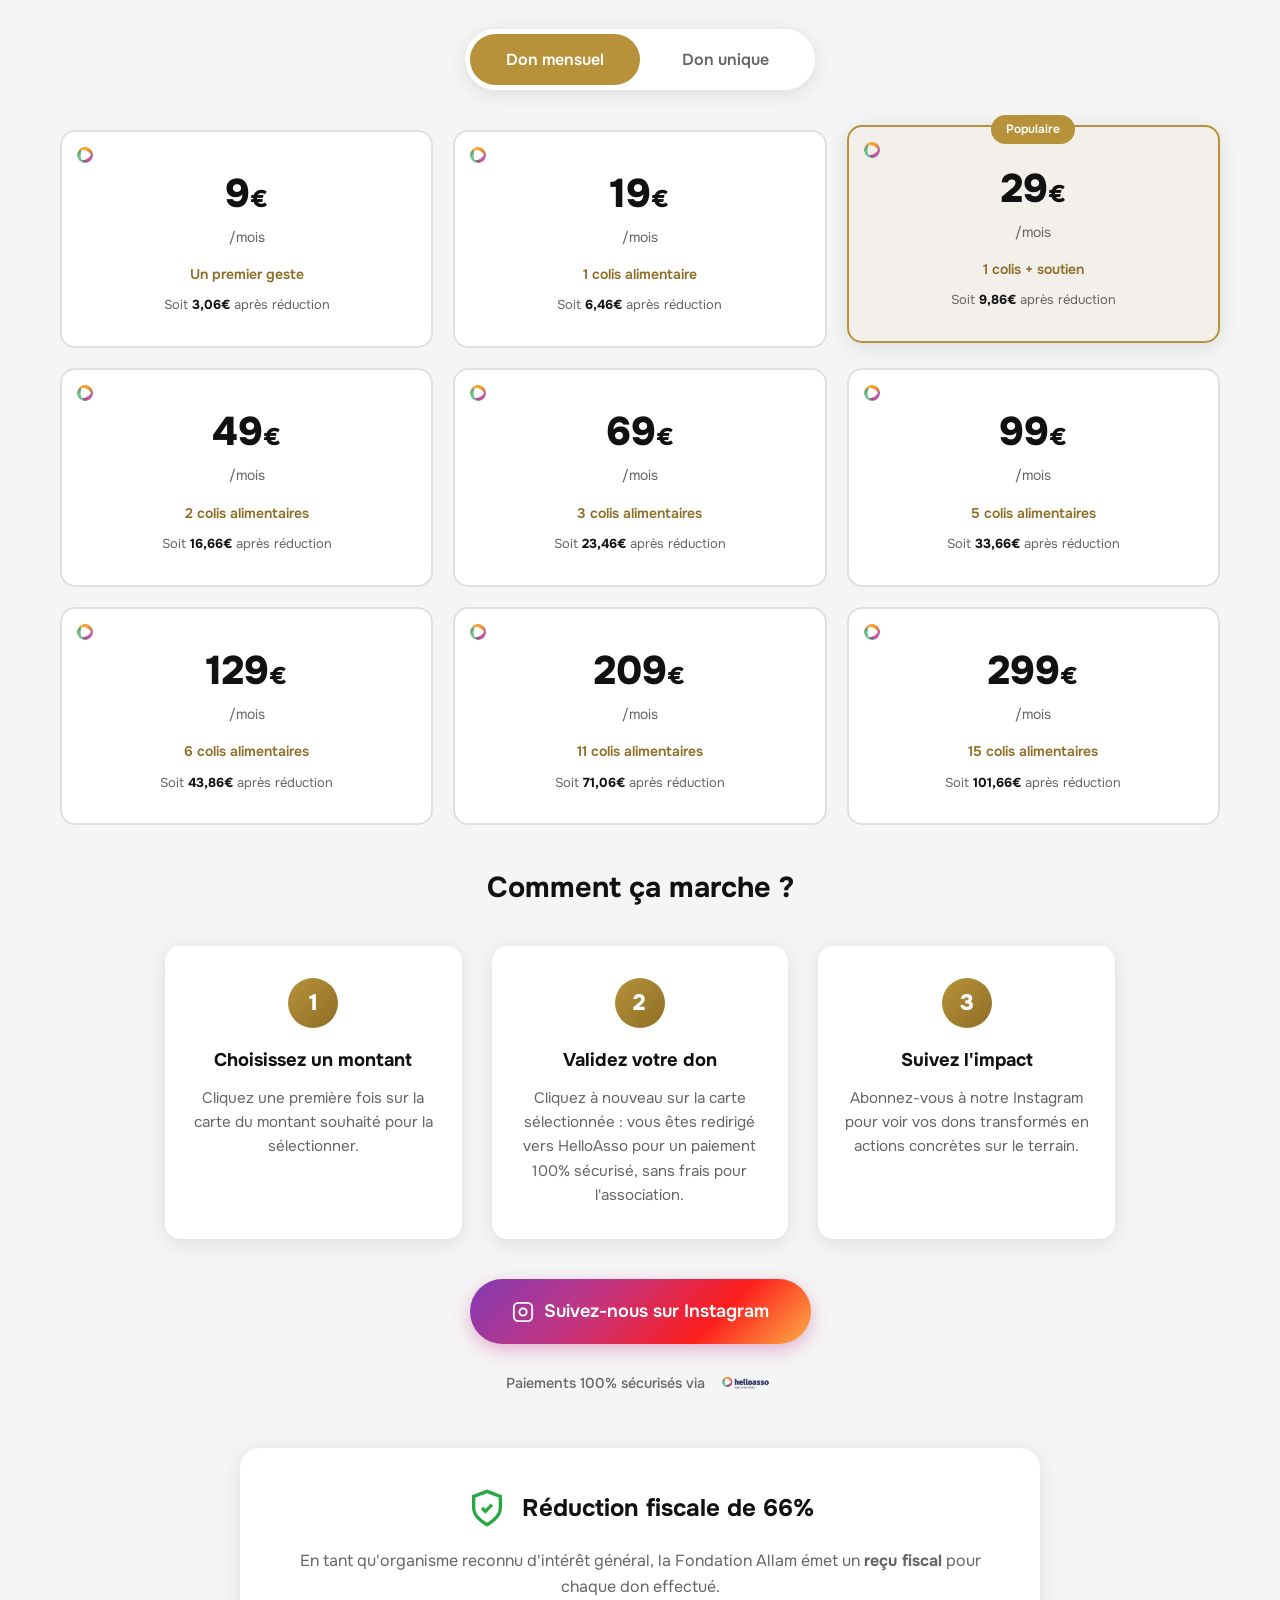
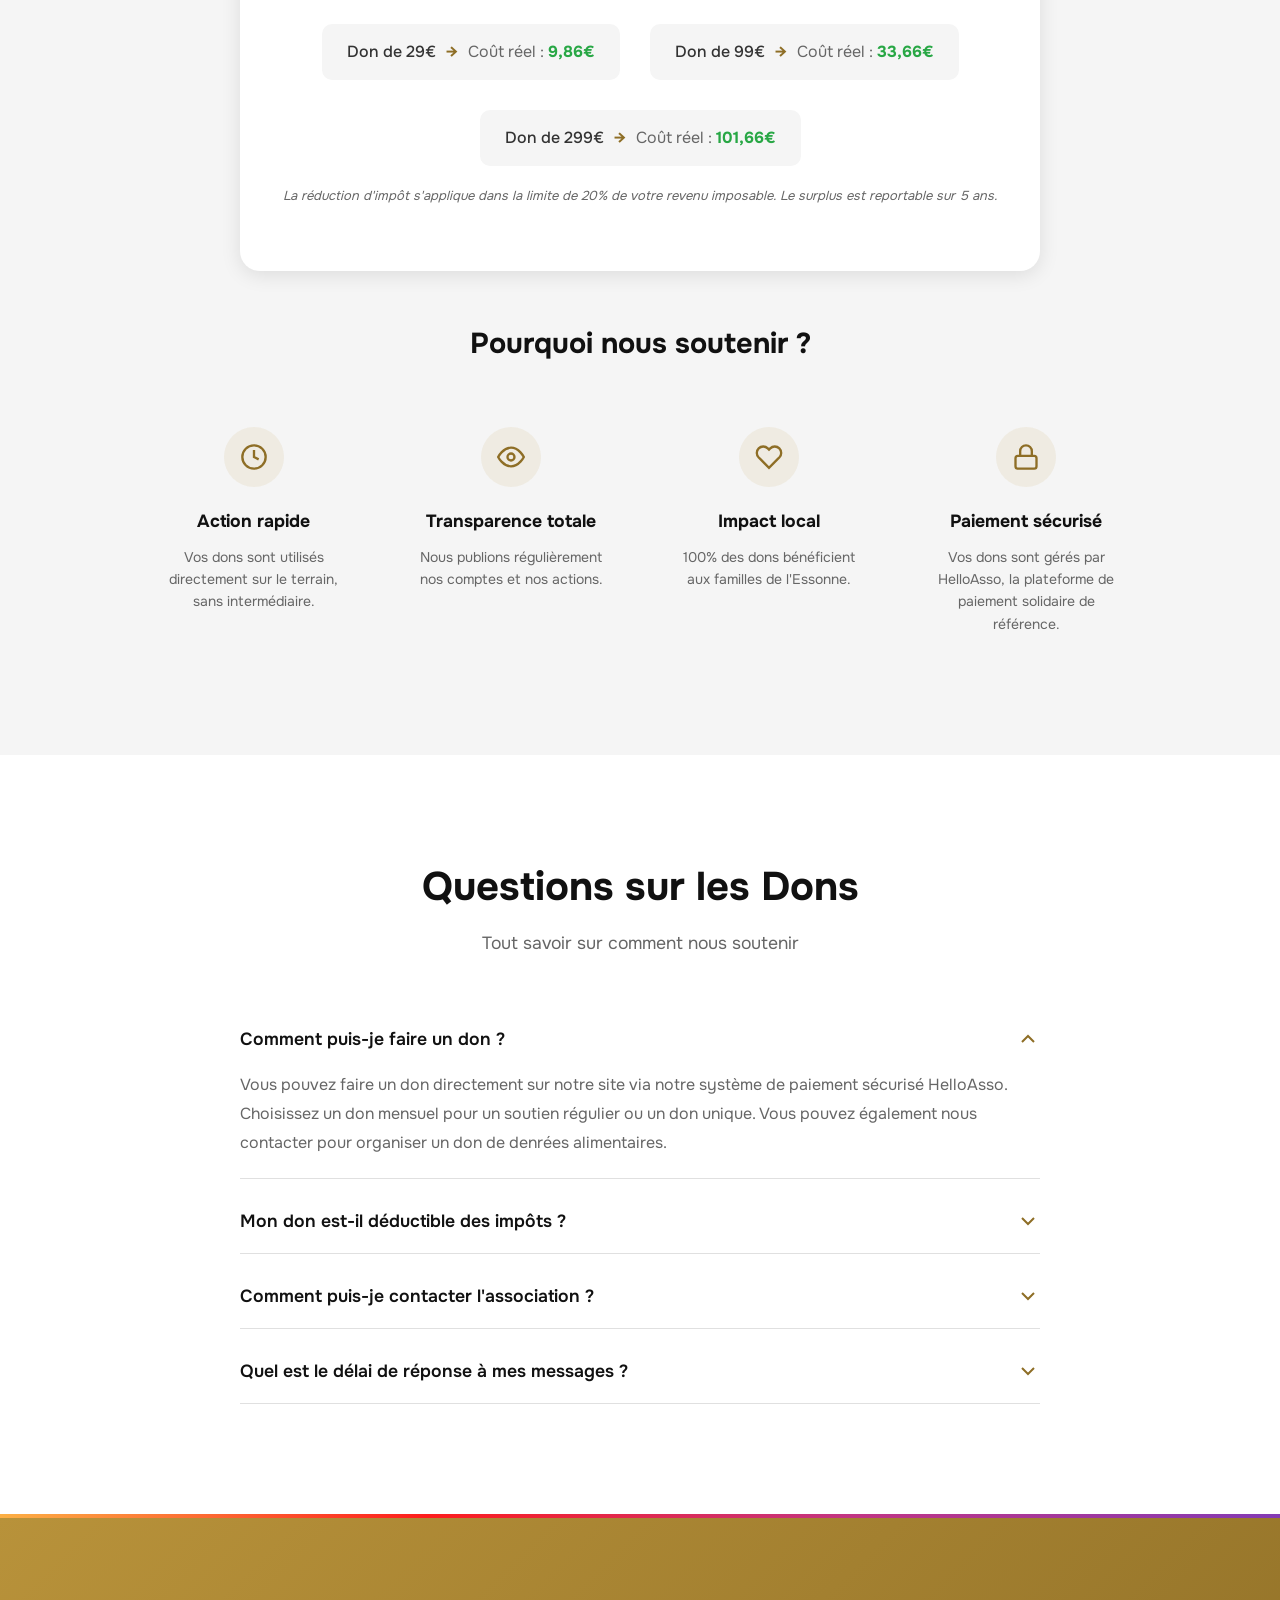
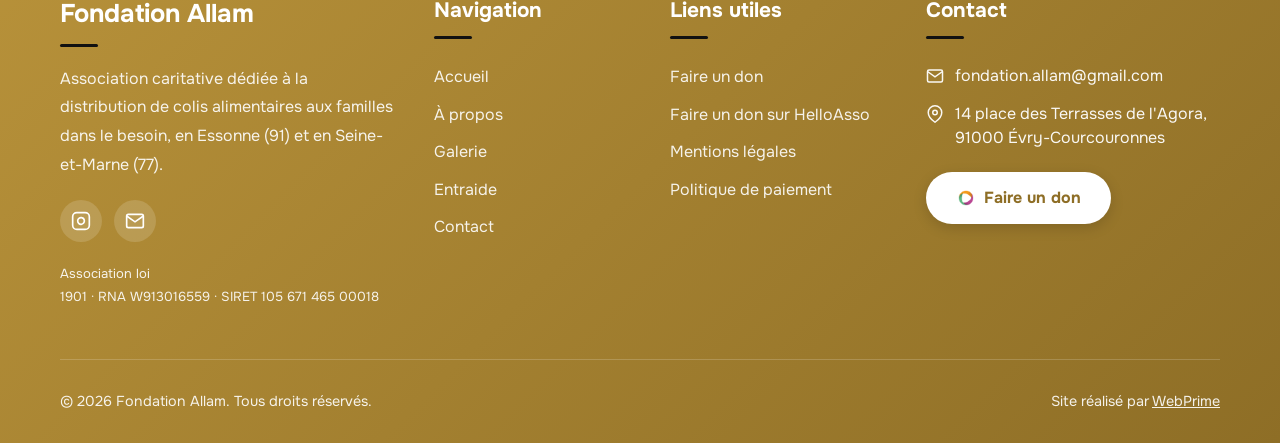
<file: contact-don-alimentaire.html>
<!DOCTYPE html>
<html lang="fr-FR">
<head>
<meta charset="UTF-8">
    <meta name="viewport" content="width=device-width, initial-scale=1.0">
    <link rel="canonical" href="https://fondation-allam.fr/contact-don-alimentaire.html"/>
    <meta property="og:type" content="website">
    <meta property="og:url" content="https://fondation-allam.fr/contact-don-alimentaire.html">
    <meta property="og:title" content="Contact &amp; Don - Fondation Allam">
    <meta property="og:description" content="Contactez la Fondation Allam ou faites un don pour soutenir nos actions de distribution alimentaire en Essonne.">
    <meta property="og:image" content="https://fondation-allam.fr/colis_alimentaire_91.webp">
    <link rel="icon" href="favicon.ico" sizes="any">
    <link rel="icon" type="image/png" sizes="32x32" href="favicon-32x32.png">
    <link rel="icon" type="image/png" sizes="96x96" href="favicon-96x96.png">
    <link rel="apple-touch-icon" sizes="96x96" href="favicon-96x96.png">
    <meta name="msapplication-TileColor" content="#ffffff">

    <title>Contact & Don - Fondation Allam</title>
<meta name='robots' content='max-image-preview:large' />
<meta name="description" content="Contactez la Fondation Allam ou faites un don pour soutenir nos actions de distribution alimentaire en Essonne.">
<link rel='dns-prefetch' href='//fonts.googleapis.com' />
<link href='https://fonts.gstatic.com' crossorigin='anonymous' rel='preconnect' />


<script type="application/ld+json">{"@context":"https://schema.org","@type":"NGO","name":"Fondation Allam","url":"https://fondation-allam.fr/","logo":"https://fondation-allam.fr/fondation-allam.png","description":"Association caritative dédiée à la distribution de colis alimentaires aux familles dans le besoin en Essonne.","email":"fondation.allam@gmail.com","address":{"@type":"PostalAddress","addressRegion":"Île-de-France","postalCode":"91, 77","addressCountry":"FR"},"sameAs":[]}</script>
<link rel='stylesheet' id='fondation-allam-fonts-css' href='https://fonts.googleapis.com/css2?family=Allura&family=Onest:wght@300;400;500;600;700;800&family=Playfair+Display:ital,wght@1,500&display=swap' media='all' />
<link rel='stylesheet' id='fondation-allam-style-css' href='style.css' media='all' />
</head>
<body>
<header class="header">
    <div class="container">
        <a href="index.html" class="logo" title="Fondation Allam - ONG humanitaire fiable">
            <img loading="lazy" src="fondation_allam.png" alt="Fondation Allam - Association humanitaire musulmane" title="Fondation Allam" class="logo-img">
        </a>
        <nav class="nav" id="nav">
            <ul class="nav-list">
                <li><a href="index.html" class="nav-link" title="Accueil - Association musulmane humanitaire">Accueil</a></li>
                <li><a href="ong-musulmane-fiable.html" class="nav-link" title="À propos de notre ONG musulmane fiable">À propos</a></li>
                <li><a href="distribution-colis-alimentaire.html" class="nav-link" title="Galerie distributions colis alimentaires">Galerie</a></li>
                <li><a href="don-gratuit.html" class="nav-link" title="Entraide solidaire">Entraide</a></li>
                <li><a href="contact-don-alimentaire.html" class="nav-link active" title="Contact association humanitaire musulmane">Contact</a></li>
            </ul>
        </nav>
        <a href="index.html#don" class="btn btn-primary header-cta" title="Faire un don alimentaire - Don nourriture">Faites un don maintenant</a>
        <button class="mobile-menu-btn" id="mobileMenuBtn" aria-label="Menu">
            <span></span>
            <span></span>
            <span></span>
        </button>
    </div>
</header>

<section class="page-hero">
    <div class="container">
        <h1 class="page-title">Contactez-nous</h1>
        <p class="page-description">Nous sommes à votre écoute. N'hésitez pas à nous contacter pour toute question ou pour rejoindre notre équipe de bénévoles.</p>
    </div>
</section>

<section class="contact-page">
    <div class="container">
        <div class="contact-page-grid">
            <div class="contact-info-card">
                <h2>Nos Coordonnées</h2>
                <div class="contact-info-list">
                    <div class="contact-info-item">
                        <div class="contact-info-icon">
                            <svg viewBox="0 0 24 24" fill="none" stroke="currentColor" stroke-width="2">
                                <path d="M4 4h16c1.1 0 2 .9 2 2v12c0 1.1-.9 2-2 2H4c-1.1 0-2-.9-2-2V6c0-1.1.9-2 2-2z"></path>
                                <polyline points="22,6 12,13 2,6"></polyline>
                            </svg>
                        </div>
                        <div>
                            <h4>Email</h4>
                            <p><a href="mailto:fondation.allam@gmail.com">fondation.allam@gmail.com</a></p>
                        </div>
                    </div>
                    <div class="contact-info-item">
                        <div class="contact-info-icon">
                            <svg viewBox="0 0 24 24" fill="none" stroke="currentColor" stroke-width="2">
                                <path d="M21 10c0 7-9 13-9 13s-9-6-9-13a9 9 0 0 1 18 0z"></path>
                                <circle cx="12" cy="10" r="3"></circle>
                            </svg>
                        </div>
                        <div>
                            <h4>Localisation</h4>
                            <p>Essonne (91)<br>Seine-et-Marne (77), France</p>
                        </div>
                    </div>
                    <div class="contact-info-item">
                        <div class="contact-info-icon">
                            <svg viewBox="0 0 24 24" fill="none" stroke="currentColor" stroke-width="2">
                                <circle cx="12" cy="12" r="10"></circle>
                                <polyline points="12 6 12 12 16 14"></polyline>
                            </svg>
                        </div>
                        <div>
                            <h4>Horaires</h4>
                            <p>Lun - Sam : 9h - 18h</p>
                        </div>
                    </div>
                </div>
            </div>

            <div class="contact-form-card">
                <h2>Envoyez-nous un message</h2>
                <form class="contact-form" id="contactForm" onsubmit="return submitToWebPrime(event)">
                    <div class="hp-wrap">
                        <label for="website">Votre site web :</label>
                        <input type="text" id="website" name="_honey" autocomplete="off">
                    </div>
                    <input type="hidden" name="_captcha" value="false">
                    <div class="form-row">
                        <div class="form-group">
                            <label for="name">Nom complet *</label>
                            <input type="text" id="name" name="nom" placeholder="Votre nom" required>
                        </div>
                        <div class="form-group">
                            <label for="email">Email *</label>
                            <input type="email" id="email" name="email" placeholder="Votre email" required>
                        </div>
                    </div>
                    <div class="form-group">
                        <label for="phone">Téléphone *</label>
                        <input type="tel" id="phone" name="tel" placeholder="Votre numéro de téléphone" pattern="^((\+33|0)[1679])[0-9]{8}$" maxlength="12" required>
                    </div>
                    <div class="form-group">
                        <label for="subject">Sujet *</label>
                        <select id="subject" name="services" required>
                            <option value="">Sélectionnez un sujet</option>
                            <option value="DON">Question sur les dons</option>
                            <option value="AIDE">Demande d'aide</option>
                            <option value="PARTENARIAT">Partenariat</option>
                            <option value="AUTRE">Autre</option>
                        </select>
                    </div>
                    <div class="form-group">
                        <label for="message">Message *</label>
                        <textarea id="message" name="commentaires" placeholder="Votre message" rows="5" required></textarea>
                    </div>
                    <button type="submit" class="btn btn-primary btn-large">Envoyer le message</button>
                </form>
            </div>
        </div>
    </div>
</section>

<section class="donation" id="don">
    <div class="container">
        <div class="donation-header">
            <h2 class="section-title">Soutenez notre mission</h2>
            <p class="section-subtitle">Chaque don crée un impact concret dans la vie des familles</p>
            <p class="helloasso-trust">🔒 Association vérifiée sur <a href="https://www.helloasso.com/associations/fondation-allam" target="_blank" rel="noopener">HelloAsso</a>, la plateforme solidaire de référence — dons 100% sécurisés.</p>
        </div>

        <div class="donation-type-toggle">
            <button class="donation-type-btn active" data-type="monthly">Don mensuel</button>
            <button class="donation-type-btn" data-type="once">Don unique</button>
        </div>

        <div class="donation-amounts nine-cards monthly">
            <div class="amount-card" data-amount="9"><img class="card-ha-ico" src="icone-hello.png" alt="" aria-hidden="true"><div class="amount-value">9<span>€</span></div><div class="amount-period">/mois</div><div class="amount-impact">Un premier geste</div><div class="amount-after-tax">Soit <strong>3,06€</strong> après réduction</div></div><div class="amount-card" data-amount="19"><img class="card-ha-ico" src="icone-hello.png" alt="" aria-hidden="true"><div class="amount-value">19<span>€</span></div><div class="amount-period">/mois</div><div class="amount-impact">1 colis alimentaire</div><div class="amount-after-tax">Soit <strong>6,46€</strong> après réduction</div></div><div class="amount-card popular" data-amount="29"><img class="card-ha-ico" src="icone-hello.png" alt="" aria-hidden="true"><div class="popular-badge">Populaire</div><div class="amount-value">29<span>€</span></div><div class="amount-period">/mois</div><div class="amount-impact">1 colis + soutien</div><div class="amount-after-tax">Soit <strong>9,86€</strong> après réduction</div></div><div class="amount-card" data-amount="49"><img class="card-ha-ico" src="icone-hello.png" alt="" aria-hidden="true"><div class="amount-value">49<span>€</span></div><div class="amount-period">/mois</div><div class="amount-impact">2 colis alimentaires</div><div class="amount-after-tax">Soit <strong>16,66€</strong> après réduction</div></div><div class="amount-card" data-amount="69"><img class="card-ha-ico" src="icone-hello.png" alt="" aria-hidden="true"><div class="amount-value">69<span>€</span></div><div class="amount-period">/mois</div><div class="amount-impact">3 colis alimentaires</div><div class="amount-after-tax">Soit <strong>23,46€</strong> après réduction</div></div><div class="amount-card" data-amount="99"><img class="card-ha-ico" src="icone-hello.png" alt="" aria-hidden="true"><div class="amount-value">99<span>€</span></div><div class="amount-period">/mois</div><div class="amount-impact">5 colis alimentaires</div><div class="amount-after-tax">Soit <strong>33,66€</strong> après réduction</div></div><div class="amount-card" data-amount="129"><img class="card-ha-ico" src="icone-hello.png" alt="" aria-hidden="true"><div class="amount-value">129<span>€</span></div><div class="amount-period">/mois</div><div class="amount-impact">6 colis alimentaires</div><div class="amount-after-tax">Soit <strong>43,86€</strong> après réduction</div></div><div class="amount-card" data-amount="209"><img class="card-ha-ico" src="icone-hello.png" alt="" aria-hidden="true"><div class="amount-value">209<span>€</span></div><div class="amount-period">/mois</div><div class="amount-impact">11 colis alimentaires</div><div class="amount-after-tax">Soit <strong>71,06€</strong> après réduction</div></div><div class="amount-card" data-amount="299"><img class="card-ha-ico" src="icone-hello.png" alt="" aria-hidden="true"><div class="amount-value">299<span>€</span></div><div class="amount-period">/mois</div><div class="amount-impact">15 colis alimentaires</div><div class="amount-after-tax">Soit <strong>101,66€</strong> après réduction</div></div>        </div>

        <div class="donation-amounts once donation-free" style="display:none">
            <div class="free-donation-card">
                <div class="free-donation-icon">
                    <svg viewBox="0 0 24 24" fill="none" stroke="currentColor" stroke-width="2" aria-hidden="true"><path d="M20.84 4.61a5.5 5.5 0 0 0-7.78 0L12 5.67l-1.06-1.06a5.5 5.5 0 0 0-7.78 7.78l1.06 1.06L12 21.23l7.78-7.78 1.06-1.06a5.5 5.5 0 0 0 0-7.78z"></path></svg>
                </div>
                <h3>Choisissez librement votre montant</h3>
                <p>Faites un don ponctuel du montant de votre choix. Chaque euro compte et part directement sur le terrain, sans frais pour l'association.</p>
                <a href="https://www.helloasso.com/associations/fondation-allam/adhesions/dons-ponctuels" class="btn btn-primary btn-large btn-with-ha" id="freeDonateBtn" target="_blank" rel="noopener"><img src="icone-hello.png" class="btn-ha-ico" alt="" aria-hidden="true">Faire un don libre</a>
            </div>
        </div>

        <div class="how-it-works">
            <h3>Comment ça marche&nbsp;?</h3>
            <div class="how-steps">
                <div class="how-step">
                    <div class="how-step-num">1</div>
                    <h4>Choisissez un montant</h4>
                    <p>Cliquez une première fois sur la carte du montant souhaité pour la sélectionner.</p>
                </div>
                <div class="how-step">
                    <div class="how-step-num">2</div>
                    <h4>Validez votre don</h4>
                    <p>Cliquez à nouveau sur la carte sélectionnée : vous êtes redirigé vers HelloAsso pour un paiement 100% sécurisé, sans frais pour l'association.</p>
                </div>
                <div class="how-step">
                    <div class="how-step-num">3</div>
                    <h4>Suivez l'impact</h4>
                    <p>Abonnez-vous à notre Instagram pour voir vos dons transformés en actions concrètes sur le terrain.</p>
                </div>
            </div>
            <a href="https://www.instagram.com/fondation.allam?igsh=MTRocjRneWFseTM1cg%3D%3D&utm_source=qr" class="btn btn-primary btn-large how-insta-btn" target="_blank" rel="noopener">
                <svg viewBox="0 0 24 24" fill="none" stroke="currentColor" stroke-width="2" aria-hidden="true">
                    <rect x="2" y="2" width="20" height="20" rx="5" ry="5"></rect>
                    <path d="M16 11.37A4 4 0 1 1 12.63 8 4 4 0 0 1 16 11.37z"></path>
                    <line x1="17.5" y1="6.5" x2="17.51" y2="6.5"></line>
                </svg>
                Suivez-nous sur Instagram
            </a>
            <div class="helloasso-secure">
                <span>Paiements 100% sécurisés via</span>
                <img loading="lazy" src="helloasso.png" alt="HelloAsso - paiement sécurisé pour la Fondation Allam" width="150" height="79">
            </div>
        </div>

        <div class="tax-benefits">
            <div class="tax-benefits-header">
                <svg viewBox="0 0 24 24" fill="none" stroke="currentColor" stroke-width="2">
                    <path d="M12 22s8-4 8-10V5l-8-3-8 3v7c0 6 8 10 8 10z"></path>
                    <polyline points="9 12 11 14 15 10"></polyline>
                </svg>
                <h3>Réduction fiscale de 66%</h3>
            </div>
            <p>En tant qu'organisme reconnu d'intérêt général, la Fondation Allam émet un <strong>reçu fiscal</strong> pour chaque don effectué.</p>
            <div class="tax-examples">
                <div class="tax-example">
                    <span class="tax-don">Don de 29€</span>
                    <span class="tax-arrow">&rarr;</span>
                    <span class="tax-result">Coût réel : <strong>9,86€</strong></span>
                </div>
                <div class="tax-example">
                    <span class="tax-don">Don de 99€</span>
                    <span class="tax-arrow">&rarr;</span>
                    <span class="tax-result">Coût réel : <strong>33,66€</strong></span>
                </div>
                <div class="tax-example">
                    <span class="tax-don">Don de 299€</span>
                    <span class="tax-arrow">&rarr;</span>
                    <span class="tax-result">Coût réel : <strong>101,66€</strong></span>
                </div>
            </div>
            <p class="tax-note">La réduction d'impôt s'applique dans la limite de 20% de votre revenu imposable. Le surplus est reportable sur 5 ans.</p>
        </div>

        <div class="why-donate">
            <h3>Pourquoi nous soutenir ?</h3>
            <div class="why-donate-grid">
                <div class="why-item">
                    <div class="why-icon">
                        <svg viewBox="0 0 24 24" fill="none" stroke="currentColor" stroke-width="2">
                            <circle cx="12" cy="12" r="10"></circle>
                            <polyline points="12 6 12 12 16 14"></polyline>
                        </svg>
                    </div>
                    <h4>Action rapide</h4>
                    <p>Vos dons sont utilisés directement sur le terrain, sans intermédiaire.</p>
                </div>
                <div class="why-item">
                    <div class="why-icon">
                        <svg viewBox="0 0 24 24" fill="none" stroke="currentColor" stroke-width="2">
                            <path d="M1 12s4-8 11-8 11 8 11 8-4 8-11 8-11-8-11-8z"></path>
                            <circle cx="12" cy="12" r="3"></circle>
                        </svg>
                    </div>
                    <h4>Transparence totale</h4>
                    <p>Nous publions régulièrement nos comptes et nos actions.</p>
                </div>
                <div class="why-item">
                    <div class="why-icon">
                        <svg viewBox="0 0 24 24" fill="none" stroke="currentColor" stroke-width="2">
                            <path d="M20.84 4.61a5.5 5.5 0 0 0-7.78 0L12 5.67l-1.06-1.06a5.5 5.5 0 0 0-7.78 7.78l1.06 1.06L12 21.23l7.78-7.78 1.06-1.06a5.5 5.5 0 0 0 0-7.78z"></path>
                        </svg>
                    </div>
                    <h4>Impact local</h4>
                    <p>100% des dons bénéficient aux familles de l'Essonne.</p>
                </div>
                <div class="why-item">
                    <div class="why-icon">
                        <svg viewBox="0 0 24 24" fill="none" stroke="currentColor" stroke-width="2">
                            <rect x="3" y="11" width="18" height="11" rx="2" ry="2"></rect>
                            <path d="M7 11V7a5 5 0 0 1 10 0v4"></path>
                        </svg>
                    </div>
                    <h4>Paiement sécurisé</h4>
                    <p>Vos dons sont gérés par HelloAsso, la plateforme de paiement solidaire de référence.</p>
                </div>
            </div>
        </div>
    </div>
</section>

<section class="faq" id="faq">
    <div class="container">
        <h2 class="section-title">Questions sur les Dons</h2>
        <p class="section-subtitle">Tout savoir sur comment nous soutenir</p>
        <div class="faq-list">
                            <div class="faq-item">
                    <button class="faq-question">
                        <span>Comment puis-je faire un don ?</span>
                        <svg class="faq-icon" viewBox="0 0 24 24" fill="none" stroke="currentColor" stroke-width="2">
                            <polyline points="6 9 12 15 18 9"></polyline>
                        </svg>
                    </button>
                    <div class="faq-answer">
                        <p>Vous pouvez faire un don directement sur notre site via notre système de paiement sécurisé HelloAsso. Choisissez un don mensuel pour un soutien régulier ou un don unique. Vous pouvez également nous contacter pour organiser un don de denrées alimentaires.</p>
                    </div>
                </div>
                            <div class="faq-item">
                    <button class="faq-question">
                        <span>Mon don est-il déductible des impôts ?</span>
                        <svg class="faq-icon" viewBox="0 0 24 24" fill="none" stroke="currentColor" stroke-width="2">
                            <polyline points="6 9 12 15 18 9"></polyline>
                        </svg>
                    </button>
                    <div class="faq-answer">
                        <p>Oui ! En tant qu&#039;organisme reconnu d&#039;intérêt général, la Fondation Allam émet un reçu fiscal pour chaque don. Vous bénéficiez d&#039;une réduction d&#039;impôt de 66% du montant de votre don, dans la limite de 20% de votre revenu imposable.</p>
                    </div>
                </div>
                            <div class="faq-item">
                    <button class="faq-question">
                        <span>Comment puis-je contacter l&#039;association ?</span>
                        <svg class="faq-icon" viewBox="0 0 24 24" fill="none" stroke="currentColor" stroke-width="2">
                            <polyline points="6 9 12 15 18 9"></polyline>
                        </svg>
                    </button>
                    <div class="faq-answer">
                        <p>Vous pouvez nous joindre par email à fondation.allam@gmail.com ou via le formulaire de contact ci-dessus. Nous sommes disponibles du lundi au samedi, de 9h à 18h.</p>
                    </div>
                </div>
                            <div class="faq-item">
                    <button class="faq-question">
                        <span>Quel est le délai de réponse à mes messages ?</span>
                        <svg class="faq-icon" viewBox="0 0 24 24" fill="none" stroke="currentColor" stroke-width="2">
                            <polyline points="6 9 12 15 18 9"></polyline>
                        </svg>
                    </button>
                    <div class="faq-answer">
                        <p>Nous nous efforçons de répondre à tous les messages dans un délai de 24 à 48 heures. N&#039;hésitez pas à nous écrire à fondation.allam@gmail.com.</p>
                    </div>
                </div>
                    </div>
    </div>
</section>

<footer class="footer">
    <div class="container">
        <div class="footer-grid">
            <div class="footer-about">
                <h4 class="footer-about-title">Fondation Allam</h4>
                <p>Association caritative dédiée à la distribution de colis alimentaires aux familles dans le besoin, en Essonne (91) et en Seine-et-Marne (77).</p>
                <div class="footer-social">
                    <a href="https://www.instagram.com/fondation.allam?igsh=MTRocjRneWFseTM1cg%3D%3D&utm_source=qr" class="footer-social-link" target="_blank" rel="noopener" aria-label="Instagram">
                        <svg viewBox="0 0 24 24" fill="none" stroke="currentColor" stroke-width="2"><rect x="2" y="2" width="20" height="20" rx="5" ry="5"></rect><path d="M16 11.37A4 4 0 1 1 12.63 8 4 4 0 0 1 16 11.37z"></path><line x1="17.5" y1="6.5" x2="17.51" y2="6.5"></line></svg>
                    </a>
                    <a href="mailto:fondation.allam@gmail.com" class="footer-social-link" aria-label="Nous écrire">
                        <svg viewBox="0 0 24 24" fill="none" stroke="currentColor" stroke-width="2"><path d="M4 4h16c1.1 0 2 .9 2 2v12c0 1.1-.9 2-2 2H4c-1.1 0-2-.9-2-2V6c0-1.1.9-2 2-2z"></path><polyline points="22,6 12,13 2,6"></polyline></svg>
                    </a>
                </div>
                <p class="footer-legal">Association loi 1901&nbsp;&middot;&nbsp;RNA&nbsp;W913016559&nbsp;&middot;&nbsp;SIRET&nbsp;105&nbsp;671&nbsp;465&nbsp;00018</p>
            </div>

            <div class="footer-links">
                <h4>Navigation</h4>
                <ul>
                    <li><a href="index.html" title="Accueil association musulmane">Accueil</a></li>
                    <li><a href="ong-musulmane-fiable.html" title="À propos association humanitaire musulmane">À propos</a></li>
                    <li><a href="distribution-colis-alimentaire.html" title="Galerie colis alimentaire distribution">Galerie</a></li>
                    <li><a href="don-gratuit.html" title="Entraide solidaire">Entraide</a></li>
                    <li><a href="contact-don-alimentaire.html" title="Contact don alimentaire">Contact</a></li>
                </ul>
            </div>

            <div class="footer-links">
                <h4>Liens utiles</h4>
                <ul>
                    <li><a href="index.html#don">Faire un don</a></li>
                    <li><a href="https://www.helloasso.com/associations/fondation-allam" target="_blank" rel="noopener" title="Soutenir la Fondation Allam sur HelloAsso">Faire un don sur HelloAsso</a></li>
                    <li><a href="mentions-legales.html">Mentions légales</a></li>
                    <li><a href="politique-de-paiement.html">Politique de paiement</a></li>
                </ul>
            </div>

            <div class="footer-contact">
                <h4>Contact</h4>
                <ul class="footer-contact-list">
                    <li>
                        <svg viewBox="0 0 24 24" fill="none" stroke="currentColor" stroke-width="2"><path d="M4 4h16c1.1 0 2 .9 2 2v12c0 1.1-.9 2-2 2H4c-1.1 0-2-.9-2-2V6c0-1.1.9-2 2-2z"></path><polyline points="22,6 12,13 2,6"></polyline></svg>
                        <span><a href="mailto:fondation.allam@gmail.com">fondation.allam@gmail.com</a></span>
                    </li>
<li>
                        <svg viewBox="0 0 24 24" fill="none" stroke="currentColor" stroke-width="2"><path d="M21 10c0 7-9 13-9 13s-9-6-9-13a9 9 0 0 1 18 0z"></path><circle cx="12" cy="10" r="3"></circle></svg>
                        <span>14 place des Terrasses de l'Agora,<br>91000 Évry-Courcouronnes</span>
                    </li>
                </ul>
                <a href="index.html#don" class="footer-don-btn">Faire un don</a>
            </div>
        </div>

        <div class="footer-bottom">
            <p>&copy; 2026 Fondation Allam. Tous droits réservés.</p>
            <p>Site réalisé par <a href="https://webprime.fr" target="_blank" rel="noopener">WebPrime</a></p>
        </div>
    </div>
</footer>

<script>
window.FondationAllamConfig = {
    donRedirectMode: "helloasso",
    helloassoMonthly: "https://www.helloasso.com/associations/fondation-allam/adhesions/dons-mensuel",
    helloassoOnce: "https://www.helloasso.com/associations/fondation-allam/adhesions/dons-ponctuels",
    googleSheetId: "1TOq8ni8kG1_5IfdfG-MNHLuCBNeUZkmdhC4Kqsn0LTo",
    googleSheetName: "Feuille 1",
    formEndpoint: "https://formsubmit.co/ajax/fondation.allam@gmail.com",
    contactPageUrl: "contact-don-alimentaire.html"
};
</script>
<script src="script.js"></script>
    <nav class="bottom-nav">
        <a href="https://www.instagram.com/fondation.allam?igsh=MTRocjRneWFseTM1cg%3D%3D&utm_source=qr" target="_blank" rel="noopener" class="bottom-nav-item" title="Instagram Fondation Allam">
            <span class="bottom-nav-icon"><svg viewBox="0 0 24 24"><rect x="2" y="2" width="20" height="20" rx="5"/><circle cx="12" cy="12" r="4"/><line x1="17.5" y1="6.5" x2="17.51" y2="6.5"/></svg></span>
            <span class="bottom-nav-label">Instagram</span>
        </a>
        <a href="contact-don-alimentaire.html" class="bottom-nav-item" title="Contact">
            <span class="bottom-nav-icon"><svg viewBox="0 0 24 24"><rect x="3" y="5" width="18" height="14" rx="2"/><path d="M3 7l9 6 9-6"/></svg></span>
            <span class="bottom-nav-label">Contact</span>
        </a>
        <a href="don-gratuit.html" class="bottom-nav-item" title="Entraide">
            <span class="bottom-nav-icon"><svg viewBox="0 0 24 24"><circle cx="9" cy="7" r="3"/><path d="M2 21v-1.5A4.5 4.5 0 0 1 6.5 15h5a4.5 4.5 0 0 1 4.5 4.5V21"/><path d="M16 3.5a3.5 3.5 0 0 1 0 7"/><path d="M22 21v-1.5a4.5 4.5 0 0 0-3-4.24"/></svg></span>
            <span class="bottom-nav-label">Entraide</span>
        </a>
        <a href="https://www.helloasso.com/associations/fondation-allam" target="_blank" rel="noopener" class="bottom-nav-item bottom-nav-don" title="Faire un don sur HelloAsso">
            <span class="bottom-nav-icon"><svg viewBox="0 0 24 24"><path d="M12 21c-3-2.5-7-5.5-7-10a3.5 3.5 0 0 1 7-1 3.5 3.5 0 0 1 7 1c0 4.5-4 7.5-7 10z"/></svg></span>
            <span class="bottom-nav-label">Don</span>
        </a>
    </nav>
</body>
</html>
</file>
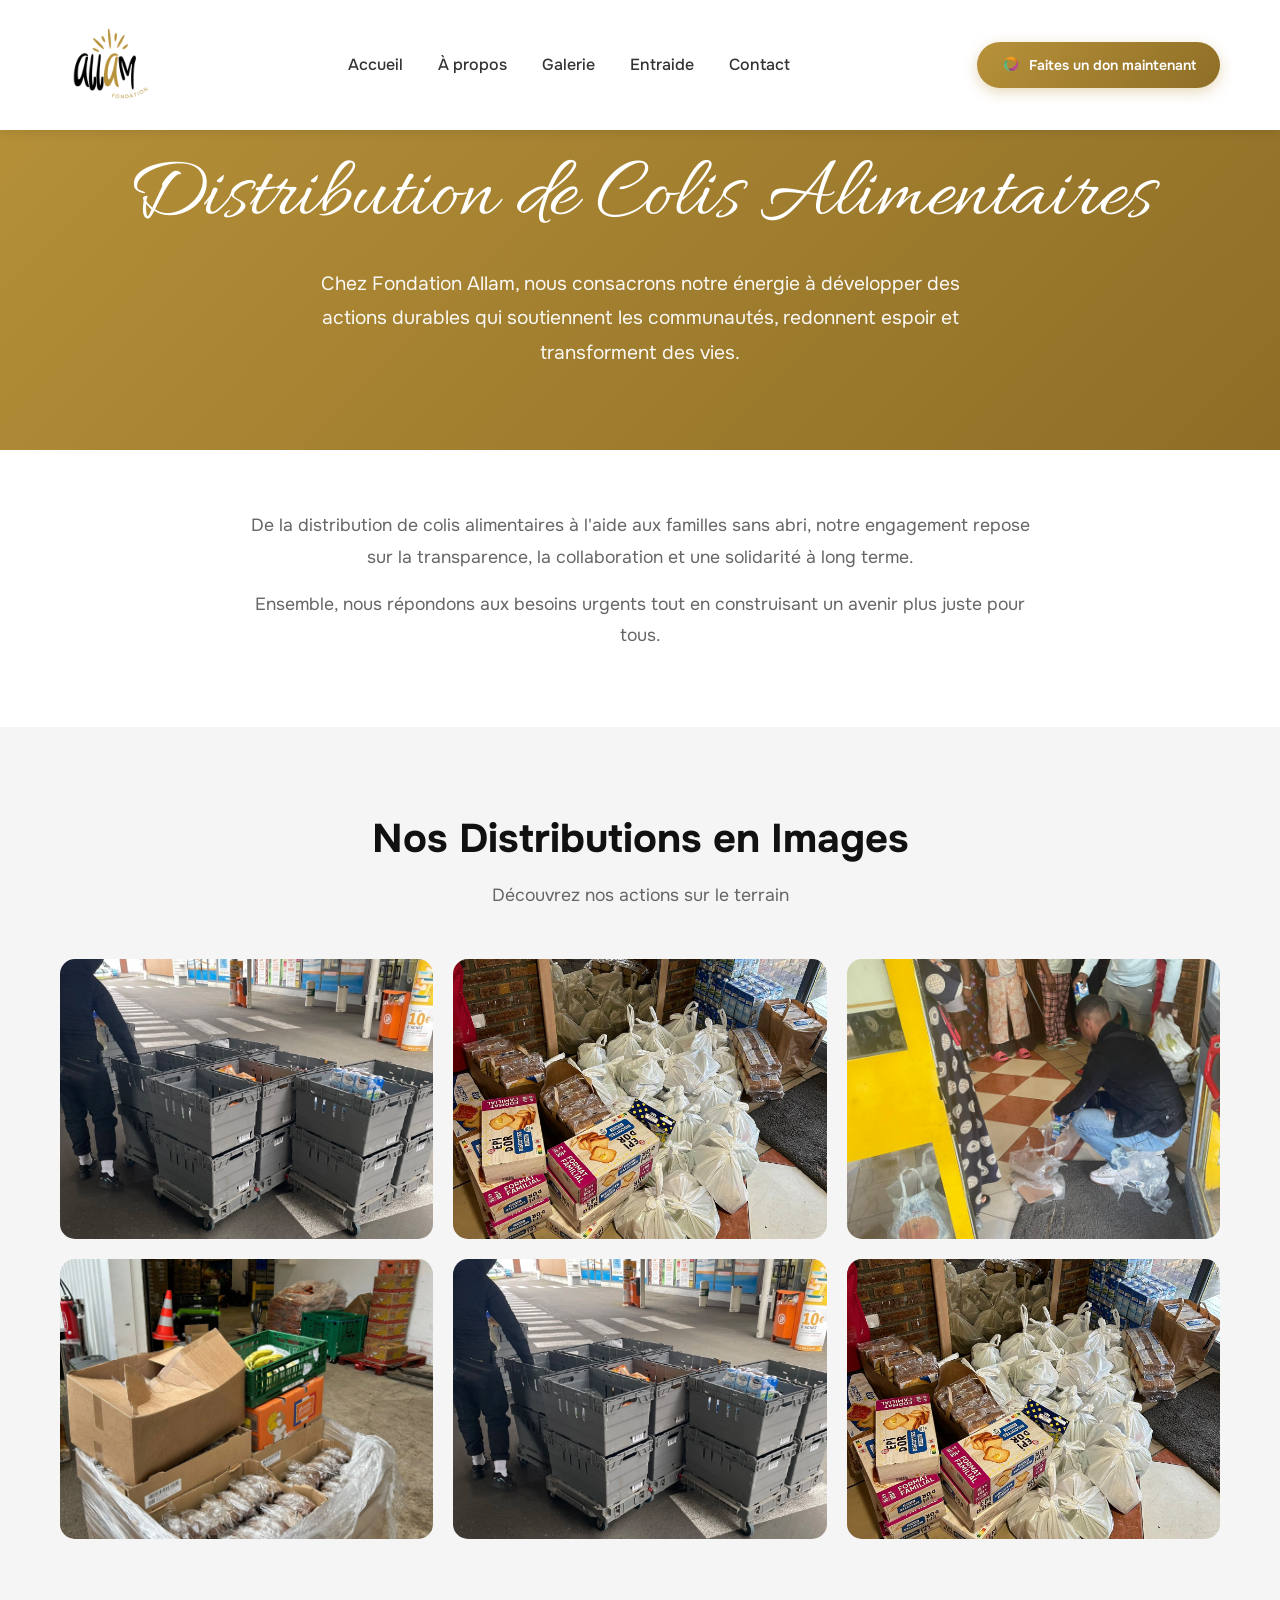
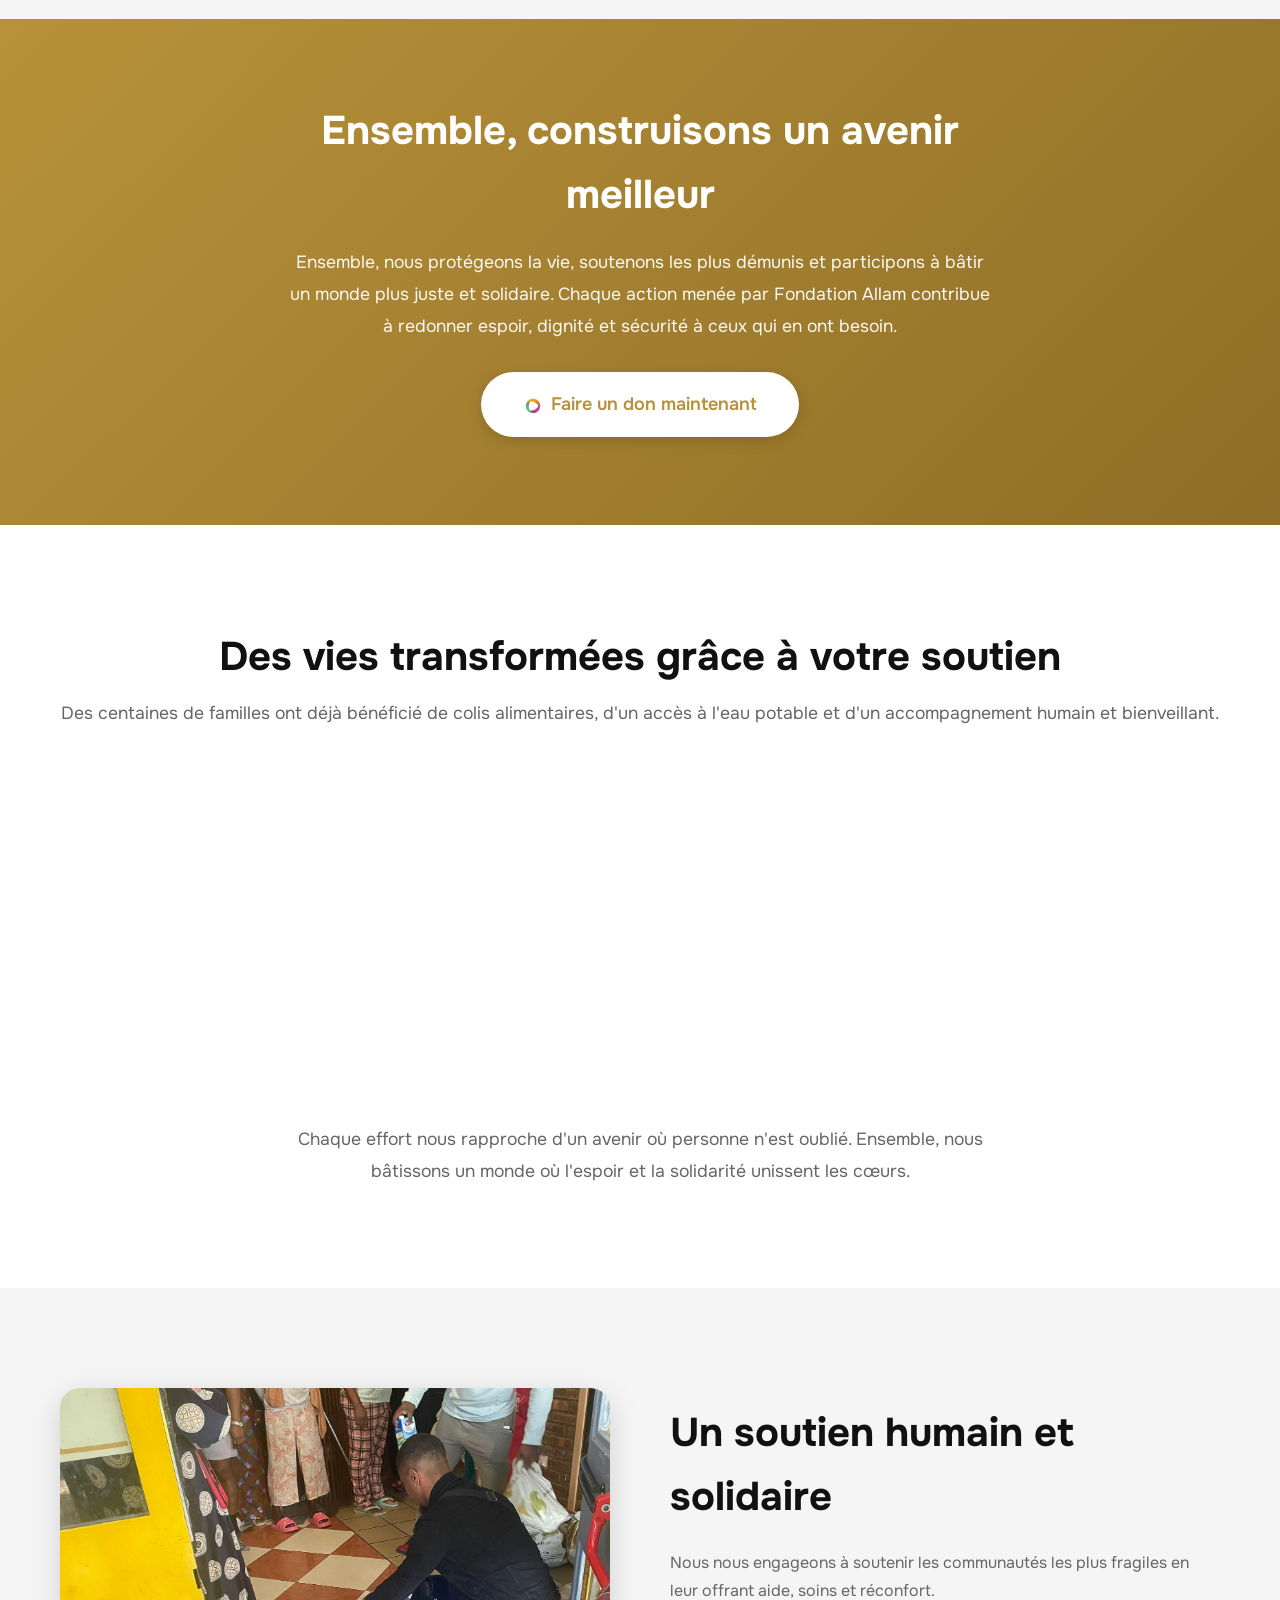
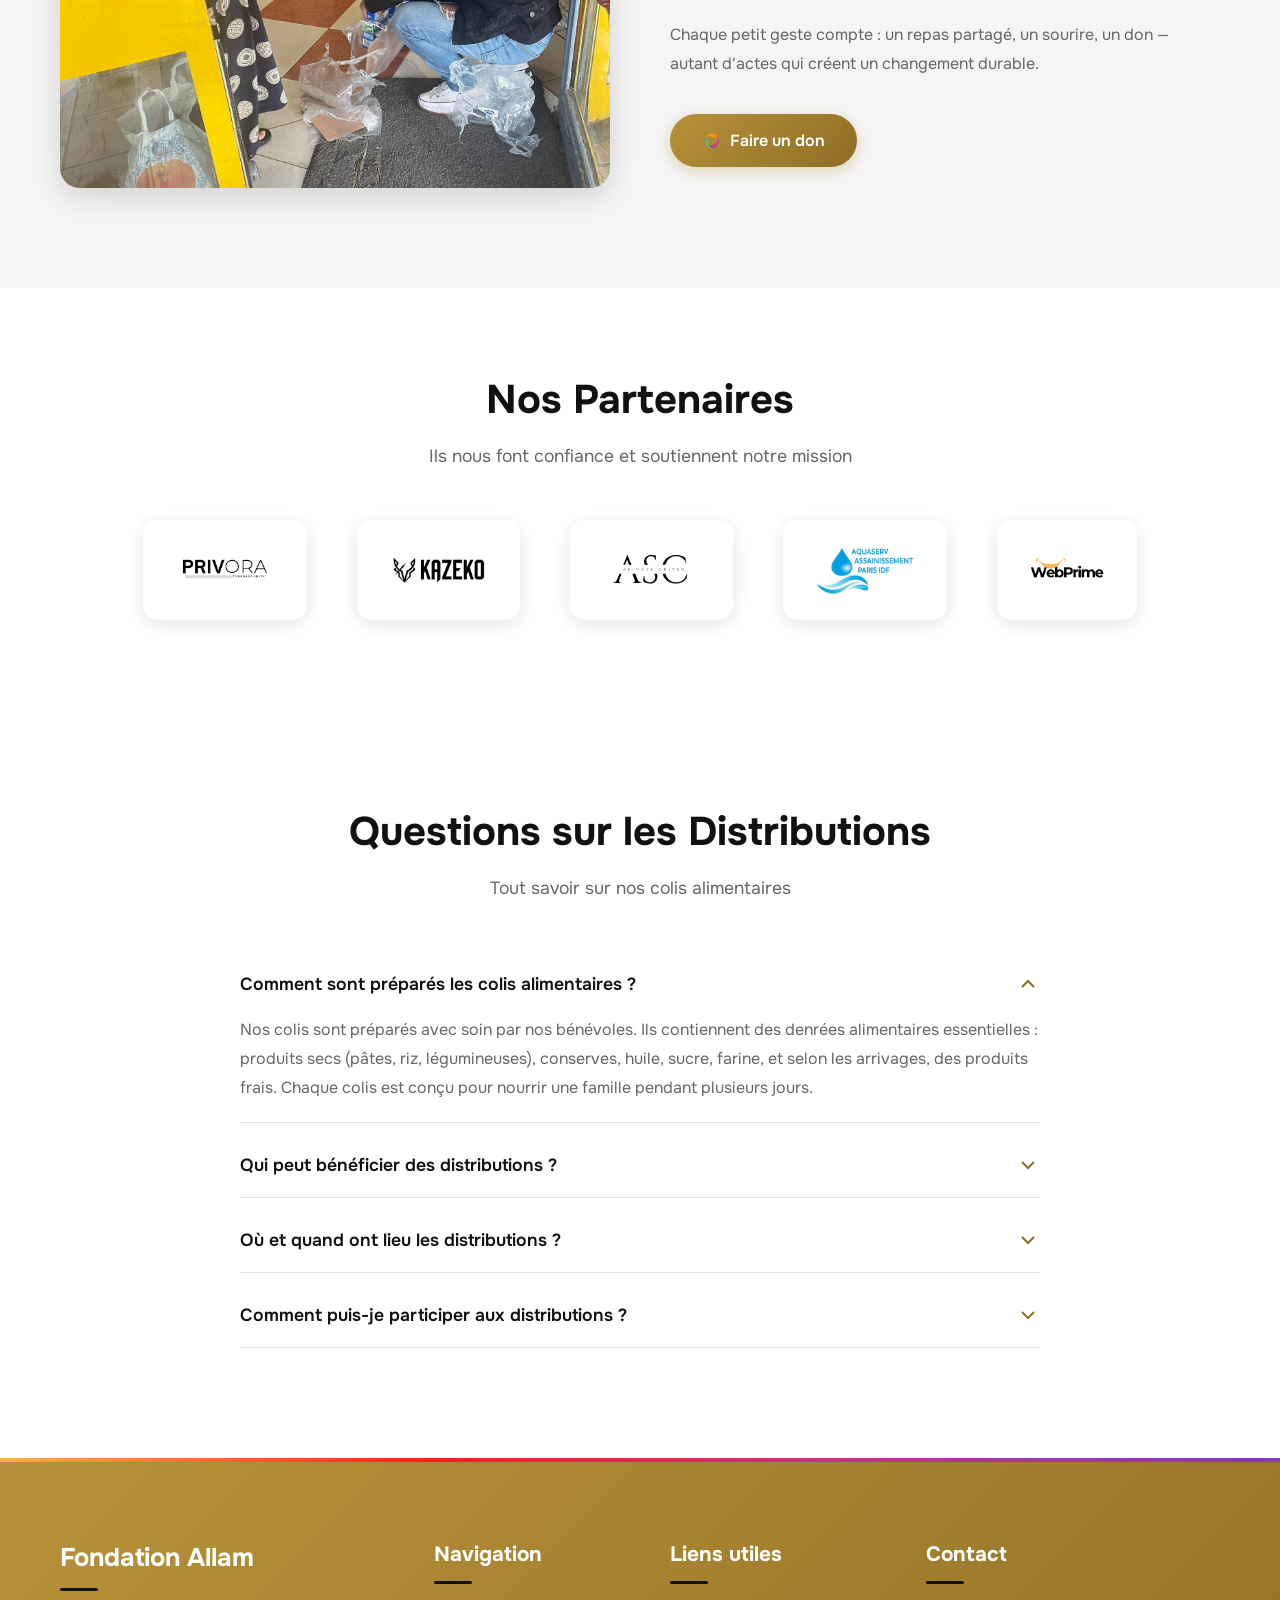
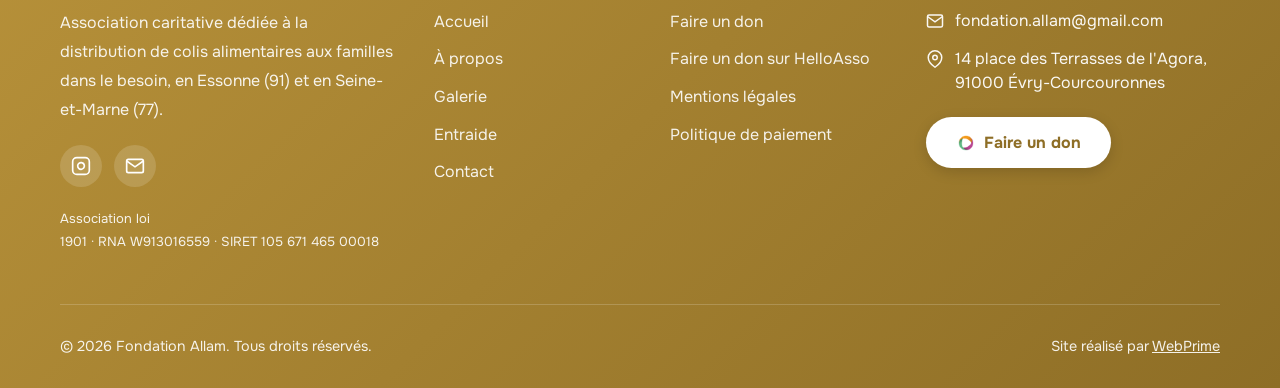
<file: distribution-colis-alimentaire.html>
<!DOCTYPE html>
<html lang="fr-FR">
<head>
<meta charset="UTF-8">
    <meta name="viewport" content="width=device-width, initial-scale=1.0">
    <link rel="canonical" href="https://fondation-allam.fr/distribution-colis-alimentaire.html"/>
    <meta property="og:type" content="website">
    <meta property="og:url" content="https://fondation-allam.fr/distribution-colis-alimentaire.html">
    <meta property="og:title" content="Distribution de Colis Alimentaires - Fondation Allam">
    <meta property="og:description" content="Découvrez nos distributions de colis alimentaires aux familles dans le besoin en Essonne. Fondation Allam.">
    <meta property="og:image" content="https://fondation-allam.fr/colis_alimentaire_91.webp">
    <link rel="icon" href="favicon.ico" sizes="any">
    <link rel="icon" type="image/png" sizes="32x32" href="favicon-32x32.png">
    <link rel="icon" type="image/png" sizes="96x96" href="favicon-96x96.png">
    <link rel="apple-touch-icon" sizes="96x96" href="favicon-96x96.png">
    <meta name="msapplication-TileColor" content="#ffffff">

    <title>Distribution de Colis Alimentaires - Fondation Allam</title>
<meta name='robots' content='max-image-preview:large' />
<meta name="description" content="Découvrez nos distributions de colis alimentaires aux familles dans le besoin en Essonne. Fondation Allam.">
<link rel='dns-prefetch' href='//fonts.googleapis.com' />
<link href='https://fonts.gstatic.com' crossorigin='anonymous' rel='preconnect' />


<script type="application/ld+json">{"@context":"https://schema.org","@type":"NGO","name":"Fondation Allam","url":"https://fondation-allam.fr/","logo":"https://fondation-allam.fr/fondation-allam.png","description":"Association caritative dédiée à la distribution de colis alimentaires aux familles dans le besoin en Essonne.","email":"fondation.allam@gmail.com","address":{"@type":"PostalAddress","addressRegion":"Île-de-France","postalCode":"91, 77","addressCountry":"FR"},"sameAs":[]}</script>
<link rel='stylesheet' id='fondation-allam-fonts-css' href='https://fonts.googleapis.com/css2?family=Allura&family=Onest:wght@300;400;500;600;700;800&family=Playfair+Display:ital,wght@1,500&display=swap' media='all' />
<link rel='stylesheet' id='fondation-allam-style-css' href='style.css' media='all' />
</head>
<body>
<header class="header">
    <div class="container">
        <a href="index.html" class="logo" title="Fondation Allam - ONG humanitaire fiable">
            <img loading="lazy" src="fondation_allam.png" alt="Fondation Allam - Association humanitaire musulmane" title="Fondation Allam" class="logo-img">
        </a>
        <nav class="nav" id="nav">
            <ul class="nav-list">
                <li><a href="index.html" class="nav-link" title="Accueil - Association musulmane humanitaire">Accueil</a></li>
                <li><a href="ong-musulmane-fiable.html" class="nav-link" title="À propos de notre ONG musulmane fiable">À propos</a></li>
                <li><a href="distribution-colis-alimentaire.html" class="nav-link active" title="Galerie distributions colis alimentaires">Galerie</a></li>
                <li><a href="don-gratuit.html" class="nav-link" title="Entraide solidaire">Entraide</a></li>
                <li><a href="contact-don-alimentaire.html" class="nav-link" title="Contact association humanitaire musulmane">Contact</a></li>
            </ul>
        </nav>
        <a href="index.html#don" class="btn btn-primary header-cta" title="Faire un don alimentaire - Don nourriture">Faites un don maintenant</a>
        <button class="mobile-menu-btn" id="mobileMenuBtn" aria-label="Menu">
            <span></span>
            <span></span>
            <span></span>
        </button>
    </div>
</header>

<section class="page-hero">
    <div class="container">
        <h1 class="page-title">Distribution de Colis Alimentaires</h1>
        <p class="page-description">Chez Fondation Allam, nous consacrons notre énergie à développer des actions durables qui soutiennent les communautés, redonnent espoir et transforment des vies.</p>
    </div>
</section>

<section class="distribution-intro">
    <div class="container">
        <div class="intro-content">
            <p>De la distribution de colis alimentaires à l'aide aux familles sans abri, notre engagement repose sur la transparence, la collaboration et une solidarité à long terme.</p>
            <p>Ensemble, nous répondons aux besoins urgents tout en construisant un avenir plus juste pour tous.</p>
        </div>
    </div>
</section>

<section class="gallery-section">
    <div class="container">
        <h2 class="section-title">Nos Distributions en Images</h2>
        <p class="section-subtitle">Découvrez nos actions sur le terrain</p>
        <div class="gallery-grid">
                            <div class="gallery-item">
                    <img loading="lazy" src="preparation-colis-alimentaire.webp" alt="Préparation colis alimentaire gratuit - Association musulmane" title="Colis alimentaire en ligne - Don nourriture">
                    <div class="gallery-overlay">
                        <span>Préparation des colis</span>
                    </div>
                </div>
                            <div class="gallery-item">
                    <img loading="lazy" src="distribution-colis-alimentaires.jpg" alt="Distribution colis alimentaires - ONG musulmane fiable" title="Dons alimentaires aux associations humanitaires">
                    <div class="gallery-overlay">
                        <span>Distribution aux familles</span>
                    </div>
                </div>
                            <div class="gallery-item">
                    <img loading="lazy" src="aide-alimentaire.jpeg" alt="Aide alimentaire urgence - Association islamique" title="Association don alimentaire - aide musulmane">
                    <div class="gallery-overlay">
                        <span>Aide alimentaire</span>
                    </div>
                </div>
                            <div class="gallery-item">
                    <img loading="lazy" src="colis_alimentaire_91.webp" alt="Colis alimentaire Essonne - Association humanitaire musulmane" title="Banque alimentaire don Fondation Allam">
                    <div class="gallery-overlay">
                        <span>Colis Fondation Allam</span>
                    </div>
                </div>
                            <div class="gallery-item">
                    <img loading="lazy" src="preparation-colis-alimentaire.webp" alt="Bénévoles association musulmane humanitaire" title="Dons banque alimentaire - Don de nourriture">
                    <div class="gallery-overlay">
                        <span>Bénévoles en action</span>
                    </div>
                </div>
                            <div class="gallery-item">
                    <img loading="lazy" src="distribution-colis-alimentaires.jpg" alt="Solidarité association islamique - Colis alimentaire" title="Don alimentaire ramadan - colis solidaire">
                    <div class="gallery-overlay">
                        <span>Solidarité locale</span>
                    </div>
                </div>
                    </div>
    </div>
</section>

<section class="cta-banner">
    <div class="container">
        <div class="cta-content">
            <h2>Ensemble, construisons un avenir meilleur</h2>
            <p>Ensemble, nous protégeons la vie, soutenons les plus démunis et participons à bâtir un monde plus juste et solidaire. Chaque action menée par Fondation Allam contribue à redonner espoir, dignité et sécurité à ceux qui en ont besoin.</p>
            <a href="index.html#don" class="btn btn-primary btn-large" title="Dons alimentaire - Don de nourriture association musulmane">Faire un don maintenant</a>
        </div>
    </div>
</section>

<section class="distribution-impact">
    <div class="container">
        <h2 class="section-title">Des vies transformées grâce à votre soutien</h2>
        <p class="section-subtitle">Des centaines de familles ont déjà bénéficié de colis alimentaires, d'un accès à l'eau potable et d'un accompagnement humain et bienveillant.</p>
        <div class="impact-stats-grid">
            <div class="impact-stat-card">
                <div class="impact-stat-icon">
                    <svg viewBox="0 0 24 24" fill="none" stroke="currentColor" stroke-width="2">
                        <path d="M21 16V8a2 2 0 0 0-1-1.73l-7-4a2 2 0 0 0-2 0l-7 4A2 2 0 0 0 3 8v8a2 2 0 0 0 1 1.73l7 4a2 2 0 0 0 2 0l7-4A2 2 0 0 0 21 16z"></path>
                    </svg>
                </div>
                <span class="impact-stat-number" data-target="1380">0</span>
                <span class="impact-stat-label">colis alimentaires distribués</span>
            </div>
            <div class="impact-stat-card">
                <div class="impact-stat-icon">
                    <svg viewBox="0 0 24 24" fill="none" stroke="currentColor" stroke-width="2">
                        <path d="M17 21v-2a4 4 0 0 0-4-4H5a4 4 0 0 0-4 4v2"></path>
                        <circle cx="9" cy="7" r="4"></circle>
                        <path d="M23 21v-2a4 4 0 0 0-3-3.87"></path>
                        <path d="M16 3.13a4 4 0 0 1 0 7.75"></path>
                    </svg>
                </div>
                <span class="impact-stat-number" data-target="5140">0</span>
                <span class="impact-stat-label">personnes nourries avec dignité</span>
            </div>
        </div>
        <p class="impact-message">Chaque effort nous rapproche d'un avenir où personne n'est oublié. Ensemble, nous bâtissons un monde où l'espoir et la solidarité unissent les cœurs.</p>
    </div>
</section>

<section class="support-section">
    <div class="container">
        <div class="support-grid">
            <div class="support-image">
                <img loading="lazy" src="aide-alimentaire.jpeg" alt="Soutien humain solidaire - Association musulmane fiable" title="Don de nourriture gratuit - Colis alimentaire urgence">
            </div>
            <div class="support-content">
                <h2 class="section-title">Un soutien humain et solidaire</h2>
                <p>Nous nous engageons à soutenir les communautés les plus fragiles en leur offrant aide, soins et réconfort.</p>
                <p>Chaque petit geste compte : un repas partagé, un sourire, un don — autant d'actes qui créent un changement durable.</p>
                <a href="index.html#don" class="btn btn-primary" title="Don alimentaire - Faire un don nourriture association musulmane">Faire un don</a>
            </div>
        </div>
    </div>
</section>

<section class="sponsors" id="sponsors">
    <div class="container">
        <h2 class="section-title">Nos Partenaires</h2>
        <p class="section-subtitle">Ils nous font confiance et soutiennent notre mission</p>
        <div class="sponsors-grid">
            <div class="sponsor-item"><img loading="lazy" src="privora.png" alt="Privora - Partenaire association musulmane humanitaire" title="Privora soutient les dons alimentaires"></div>
            <div class="sponsor-item"><img loading="lazy" src="kazeko.png" alt="Kazeko - Partenaire ONG musulmane fiable" title="Kazeko partenaire colis alimentaire"></div>
            <div class="sponsor-item"><img loading="lazy" src="asc-driver.png" alt="ASC Driver - Partenaire association islamique" title="ASC Driver soutient les associations humanitaires musulmanes"></div>
            <div class="sponsor-item"><img loading="lazy" src="aquaserv.png" alt="Aquaserv - Partenaire don alimentaire" title="Aquaserv partenaire banque alimentaire"></div>
            <div class="sponsor-item"><img loading="lazy" src="webprime.png" alt="WebPrime - Partenaire association humanitaire" title="WebPrime création site association musulmane"></div>
        </div>
    </div>
</section>

<section class="faq" id="faq">
    <div class="container">
        <h2 class="section-title">Questions sur les Distributions</h2>
        <p class="section-subtitle">Tout savoir sur nos colis alimentaires</p>
        <div class="faq-list">
                            <div class="faq-item">
                    <button class="faq-question">
                        <span>Comment sont préparés les colis alimentaires ?</span>
                        <svg class="faq-icon" viewBox="0 0 24 24" fill="none" stroke="currentColor" stroke-width="2">
                            <polyline points="6 9 12 15 18 9"></polyline>
                        </svg>
                    </button>
                    <div class="faq-answer">
                        <p>Nos colis sont préparés avec soin par nos bénévoles. Ils contiennent des denrées alimentaires essentielles : produits secs (pâtes, riz, légumineuses), conserves, huile, sucre, farine, et selon les arrivages, des produits frais. Chaque colis est conçu pour nourrir une famille pendant plusieurs jours.</p>
                    </div>
                </div>
                            <div class="faq-item">
                    <button class="faq-question">
                        <span>Qui peut bénéficier des distributions ?</span>
                        <svg class="faq-icon" viewBox="0 0 24 24" fill="none" stroke="currentColor" stroke-width="2">
                            <polyline points="6 9 12 15 18 9"></polyline>
                        </svg>
                    </button>
                    <div class="faq-answer">
                        <p>Nos distributions s&#039;adressent principalement aux familles sans abri hébergées dans les hôtels sociaux de l&#039;Essonne. Nous aidons toutes les personnes dans le besoin, sans distinction d&#039;origine, de religion ou de situation.</p>
                    </div>
                </div>
                            <div class="faq-item">
                    <button class="faq-question">
                        <span>Où et quand ont lieu les distributions ?</span>
                        <svg class="faq-icon" viewBox="0 0 24 24" fill="none" stroke="currentColor" stroke-width="2">
                            <polyline points="6 9 12 15 18 9"></polyline>
                        </svg>
                    </button>
                    <div class="faq-answer">
                        <p>Les distributions ont lieu régulièrement, généralement chaque semaine ou toutes les deux semaines, directement dans les hôtels sociaux de l&#039;Essonne. Suivez nos réseaux sociaux pour connaître les prochaines dates et lieux de distribution.</p>
                    </div>
                </div>
                            <div class="faq-item">
                    <button class="faq-question">
                        <span>Comment puis-je participer aux distributions ?</span>
                        <svg class="faq-icon" viewBox="0 0 24 24" fill="none" stroke="currentColor" stroke-width="2">
                            <polyline points="6 9 12 15 18 9"></polyline>
                        </svg>
                    </button>
                    <div class="faq-answer">
                        <p>Vous pouvez nous rejoindre en tant que bénévole ! Contactez-nous par email à fondation.allam@gmail.com. Nous avons besoin d&#039;aide pour la préparation des colis, le transport et la distribution sur le terrain.</p>
                    </div>
                </div>
                    </div>
    </div>
</section>

<footer class="footer">
    <div class="container">
        <div class="footer-grid">
            <div class="footer-about">
                <h4 class="footer-about-title">Fondation Allam</h4>
                <p>Association caritative dédiée à la distribution de colis alimentaires aux familles dans le besoin, en Essonne (91) et en Seine-et-Marne (77).</p>
                <div class="footer-social">
                    <a href="https://www.instagram.com/fondation.allam?igsh=MTRocjRneWFseTM1cg%3D%3D&utm_source=qr" class="footer-social-link" target="_blank" rel="noopener" aria-label="Instagram">
                        <svg viewBox="0 0 24 24" fill="none" stroke="currentColor" stroke-width="2"><rect x="2" y="2" width="20" height="20" rx="5" ry="5"></rect><path d="M16 11.37A4 4 0 1 1 12.63 8 4 4 0 0 1 16 11.37z"></path><line x1="17.5" y1="6.5" x2="17.51" y2="6.5"></line></svg>
                    </a>
                    <a href="mailto:fondation.allam@gmail.com" class="footer-social-link" aria-label="Nous écrire">
                        <svg viewBox="0 0 24 24" fill="none" stroke="currentColor" stroke-width="2"><path d="M4 4h16c1.1 0 2 .9 2 2v12c0 1.1-.9 2-2 2H4c-1.1 0-2-.9-2-2V6c0-1.1.9-2 2-2z"></path><polyline points="22,6 12,13 2,6"></polyline></svg>
                    </a>
                </div>
                <p class="footer-legal">Association loi 1901&nbsp;&middot;&nbsp;RNA&nbsp;W913016559&nbsp;&middot;&nbsp;SIRET&nbsp;105&nbsp;671&nbsp;465&nbsp;00018</p>
            </div>

            <div class="footer-links">
                <h4>Navigation</h4>
                <ul>
                    <li><a href="index.html" title="Accueil association musulmane">Accueil</a></li>
                    <li><a href="ong-musulmane-fiable.html" title="À propos association humanitaire musulmane">À propos</a></li>
                    <li><a href="distribution-colis-alimentaire.html" title="Galerie colis alimentaire distribution">Galerie</a></li>
                    <li><a href="don-gratuit.html" title="Entraide solidaire">Entraide</a></li>
                    <li><a href="contact-don-alimentaire.html" title="Contact don alimentaire">Contact</a></li>
                </ul>
            </div>

            <div class="footer-links">
                <h4>Liens utiles</h4>
                <ul>
                    <li><a href="index.html#don">Faire un don</a></li>
                    <li><a href="https://www.helloasso.com/associations/fondation-allam" target="_blank" rel="noopener" title="Soutenir la Fondation Allam sur HelloAsso">Faire un don sur HelloAsso</a></li>
                    <li><a href="mentions-legales.html">Mentions légales</a></li>
                    <li><a href="politique-de-paiement.html">Politique de paiement</a></li>
                </ul>
            </div>

            <div class="footer-contact">
                <h4>Contact</h4>
                <ul class="footer-contact-list">
                    <li>
                        <svg viewBox="0 0 24 24" fill="none" stroke="currentColor" stroke-width="2"><path d="M4 4h16c1.1 0 2 .9 2 2v12c0 1.1-.9 2-2 2H4c-1.1 0-2-.9-2-2V6c0-1.1.9-2 2-2z"></path><polyline points="22,6 12,13 2,6"></polyline></svg>
                        <span><a href="mailto:fondation.allam@gmail.com">fondation.allam@gmail.com</a></span>
                    </li>
<li>
                        <svg viewBox="0 0 24 24" fill="none" stroke="currentColor" stroke-width="2"><path d="M21 10c0 7-9 13-9 13s-9-6-9-13a9 9 0 0 1 18 0z"></path><circle cx="12" cy="10" r="3"></circle></svg>
                        <span>14 place des Terrasses de l'Agora,<br>91000 Évry-Courcouronnes</span>
                    </li>
                </ul>
                <a href="index.html#don" class="footer-don-btn">Faire un don</a>
            </div>
        </div>

        <div class="footer-bottom">
            <p>&copy; 2026 Fondation Allam. Tous droits réservés.</p>
            <p>Site réalisé par <a href="https://webprime.fr" target="_blank" rel="noopener">WebPrime</a></p>
        </div>
    </div>
</footer>

<script>
window.FondationAllamConfig = {
    donRedirectMode: "helloasso",
    helloassoMonthly: "https://www.helloasso.com/associations/fondation-allam/adhesions/dons-mensuel",
    helloassoOnce: "https://www.helloasso.com/associations/fondation-allam/adhesions/dons-ponctuels",
    googleSheetId: "1TOq8ni8kG1_5IfdfG-MNHLuCBNeUZkmdhC4Kqsn0LTo",
    googleSheetName: "Feuille 1",
    formEndpoint: "https://formsubmit.co/ajax/fondation.allam@gmail.com",
    contactPageUrl: "contact-don-alimentaire.html"
};
</script>
<script src="script.js"></script>
    <nav class="bottom-nav">
        <a href="https://www.instagram.com/fondation.allam?igsh=MTRocjRneWFseTM1cg%3D%3D&utm_source=qr" target="_blank" rel="noopener" class="bottom-nav-item" title="Instagram Fondation Allam">
            <span class="bottom-nav-icon"><svg viewBox="0 0 24 24"><rect x="2" y="2" width="20" height="20" rx="5"/><circle cx="12" cy="12" r="4"/><line x1="17.5" y1="6.5" x2="17.51" y2="6.5"/></svg></span>
            <span class="bottom-nav-label">Instagram</span>
        </a>
        <a href="contact-don-alimentaire.html" class="bottom-nav-item" title="Contact">
            <span class="bottom-nav-icon"><svg viewBox="0 0 24 24"><rect x="3" y="5" width="18" height="14" rx="2"/><path d="M3 7l9 6 9-6"/></svg></span>
            <span class="bottom-nav-label">Contact</span>
        </a>
        <a href="don-gratuit.html" class="bottom-nav-item" title="Entraide">
            <span class="bottom-nav-icon"><svg viewBox="0 0 24 24"><circle cx="9" cy="7" r="3"/><path d="M2 21v-1.5A4.5 4.5 0 0 1 6.5 15h5a4.5 4.5 0 0 1 4.5 4.5V21"/><path d="M16 3.5a3.5 3.5 0 0 1 0 7"/><path d="M22 21v-1.5a4.5 4.5 0 0 0-3-4.24"/></svg></span>
            <span class="bottom-nav-label">Entraide</span>
        </a>
        <a href="https://www.helloasso.com/associations/fondation-allam" target="_blank" rel="noopener" class="bottom-nav-item bottom-nav-don" title="Faire un don sur HelloAsso">
            <span class="bottom-nav-icon"><svg viewBox="0 0 24 24"><path d="M12 21c-3-2.5-7-5.5-7-10a3.5 3.5 0 0 1 7-1 3.5 3.5 0 0 1 7 1c0 4.5-4 7.5-7 10z"/></svg></span>
            <span class="bottom-nav-label">Don</span>
        </a>
    </nav>
</body>
</html>
</file>
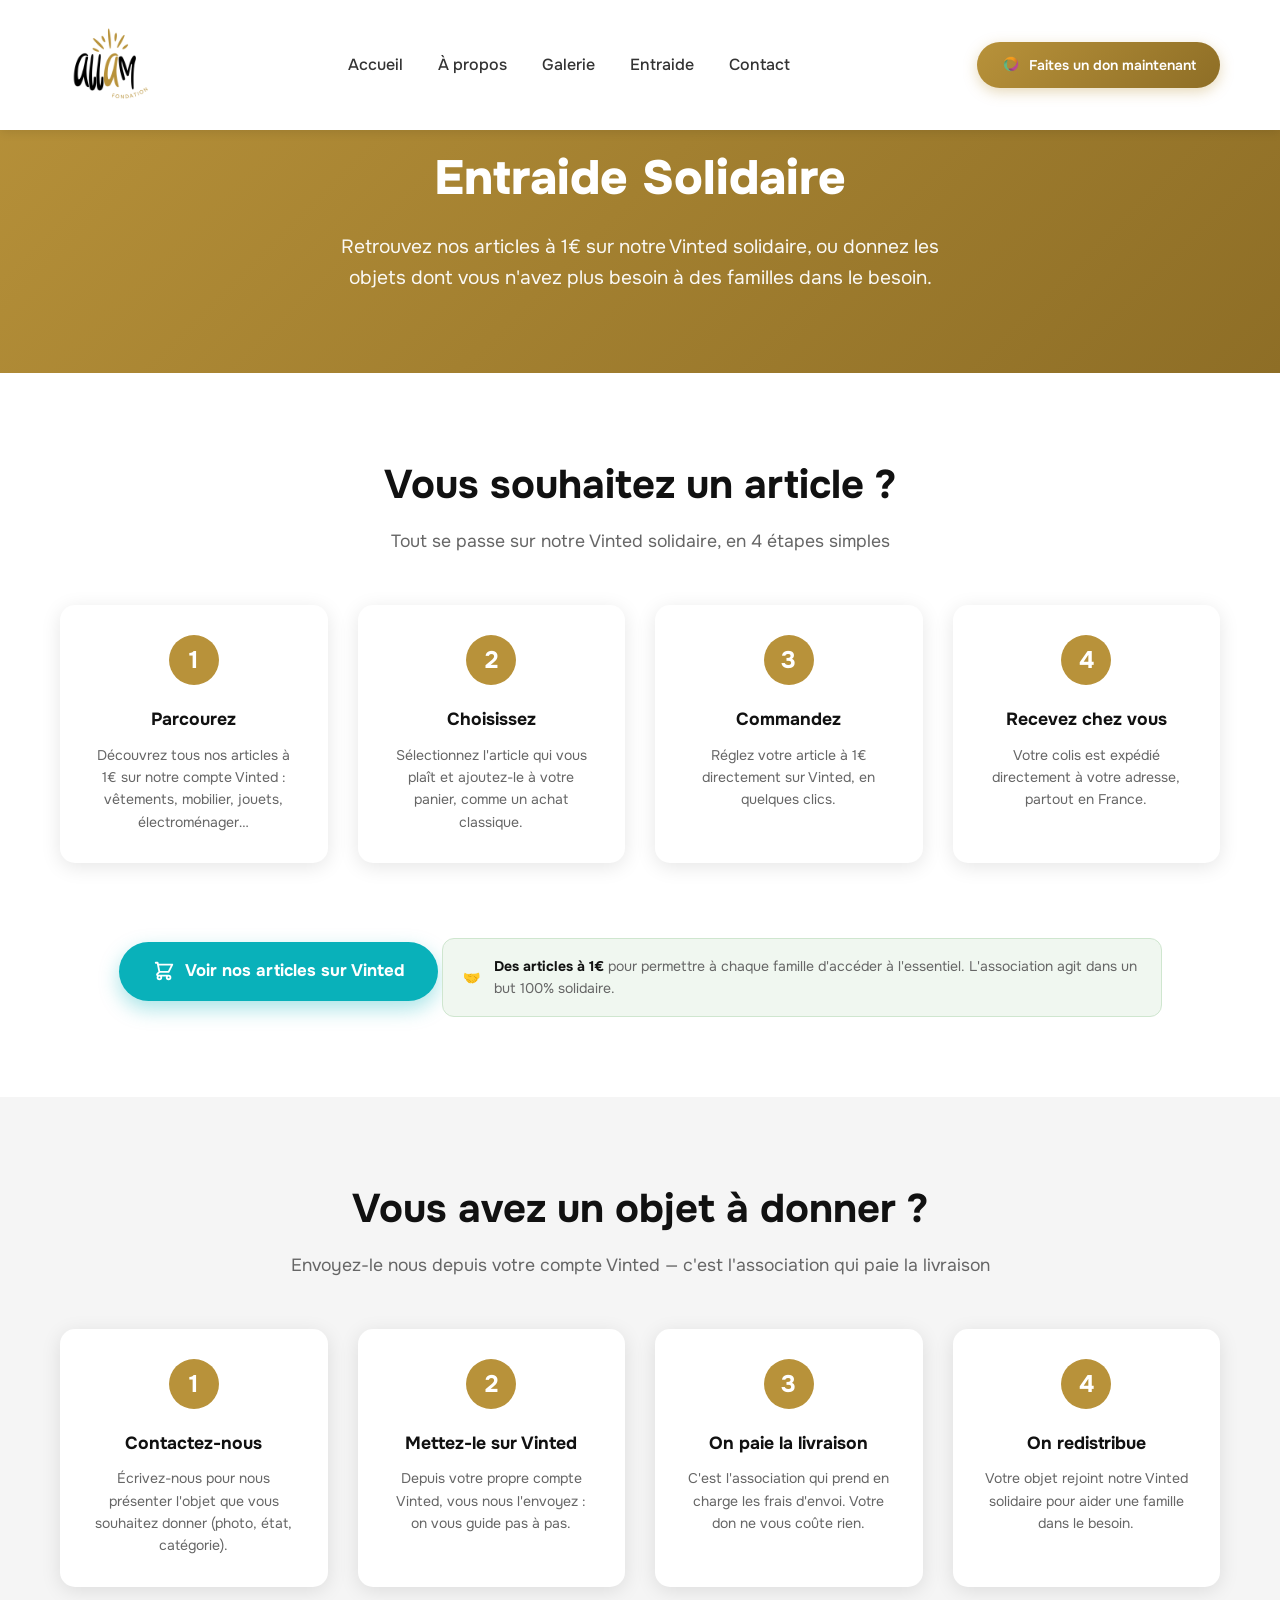
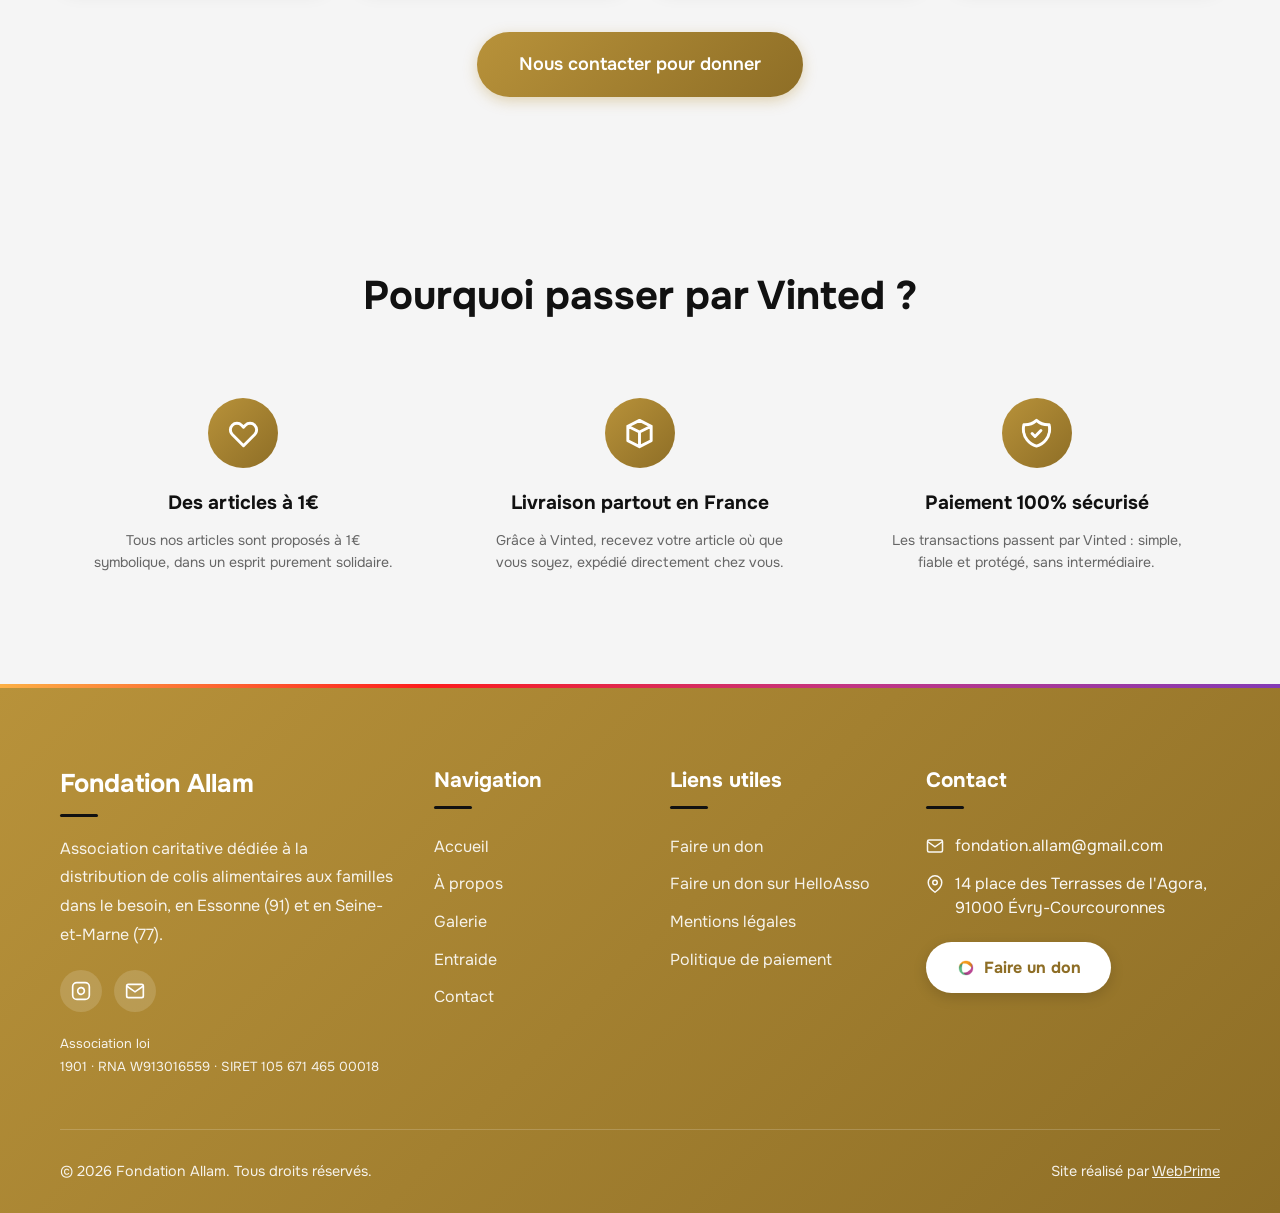
<file: don-gratuit.html>
<!DOCTYPE html>
<html lang="fr-FR">
<head>
<meta charset="UTF-8">
    <meta name="viewport" content="width=device-width, initial-scale=1.0">
    <link rel="canonical" href="https://fondation-allam.fr/don-gratuit.html"/>
    <meta property="og:type" content="website">
    <meta property="og:url" content="https://fondation-allam.fr/don-gratuit.html">
    <meta property="og:title" content="Entraide Solidaire - Articles sur Vinted | Fondation Allam">
    <meta property="og:description" content="Recevez ou donnez des articles via le Vinted solidaire de la Fondation Allam. Les articles sont donnés : vous ne payez que la livraison (1 à 2€).">
    <meta property="og:image" content="https://fondation-allam.fr/colis_alimentaire_91.webp">
    <link rel="icon" href="favicon.ico" sizes="any">
    <link rel="icon" type="image/png" sizes="32x32" href="favicon-32x32.png">
    <link rel="icon" type="image/png" sizes="96x96" href="favicon-96x96.png">
    <link rel="apple-touch-icon" sizes="96x96" href="favicon-96x96.png">
    <meta name="msapplication-TileColor" content="#ffffff">

    <title>Entraide Solidaire - Articles sur Vinted | Fondation Allam</title>
<meta name='robots' content='max-image-preview:large' />
<meta name="description" content="Recevez ou donnez des articles via le Vinted solidaire de la Fondation Allam. Les articles sont donnés : vous ne payez que la livraison (1 à 2€).">
<link rel='dns-prefetch' href='//fonts.googleapis.com' />
<link href='https://fonts.gstatic.com' crossorigin='anonymous' rel='preconnect' />


<script type="application/ld+json">{"@context":"https://schema.org","@type":"NGO","name":"Fondation Allam","url":"https://fondation-allam.fr/","logo":"https://fondation-allam.fr/fondation-allam.png","description":"Association caritative dédiée à la distribution de colis alimentaires aux familles dans le besoin en Essonne.","email":"fondation.allam@gmail.com","address":{"@type":"PostalAddress","addressRegion":"Île-de-France","postalCode":"91, 77","addressCountry":"FR"},"sameAs":[]}</script>
<link rel='stylesheet' id='fondation-allam-fonts-css' href='https://fonts.googleapis.com/css2?family=Allura&family=Onest:wght@300;400;500;600;700;800&family=Playfair+Display:ital,wght@1,500&display=swap' media='all' />
<link rel='stylesheet' id='fondation-allam-style-css' href='style.css' media='all' />
</head>
<body>
<header class="header">
    <div class="container">
        <a href="index.html" class="logo" title="Fondation Allam - ONG humanitaire fiable">
            <img loading="lazy" src="fondation_allam.png" alt="Fondation Allam - Association humanitaire musulmane" title="Fondation Allam" class="logo-img">
        </a>
        <nav class="nav" id="nav">
            <ul class="nav-list">
                <li><a href="index.html" class="nav-link" title="Accueil - Association musulmane humanitaire">Accueil</a></li>
                <li><a href="ong-musulmane-fiable.html" class="nav-link" title="À propos de notre ONG musulmane fiable">À propos</a></li>
                <li><a href="distribution-colis-alimentaire.html" class="nav-link" title="Galerie distributions colis alimentaires">Galerie</a></li>
                <li><a href="don-gratuit.html" class="nav-link active" title="Entraide solidaire">Entraide</a></li>
                <li><a href="contact-don-alimentaire.html" class="nav-link" title="Contact association humanitaire musulmane">Contact</a></li>
            </ul>
        </nav>
        <a href="index.html#don" class="btn btn-primary header-cta" title="Faire un don alimentaire - Don nourriture">Faites un don maintenant</a>
        <button class="mobile-menu-btn" id="mobileMenuBtn" aria-label="Menu">
            <span></span>
            <span></span>
            <span></span>
        </button>
    </div>
</header>

<style>
/* ===== Page Entraide — Vinted solidaire ===== */
.page-hero {
    background: linear-gradient(135deg, var(--primary-color) 0%, var(--primary-dark) 100%);
    padding: 140px 0 80px;
    text-align: center;
    color: var(--white);
}
.page-hero h1 { font-size: 3rem; font-weight: 800; margin-bottom: 15px; }
.page-hero p { font-size: 1.2rem; opacity: 0.95; max-width: 640px; margin: 0 auto; }

/* Étapes */
.how-section { padding: 80px 0; }
.how-section.alt { background: var(--gray-light); }
.steps-grid { display: grid; grid-template-columns: repeat(4, 1fr); gap: 30px; margin-top: 40px; }
.step-card { background: var(--white); padding: 30px; border-radius: 15px; text-align: center; box-shadow: var(--shadow); }
.step-number {
    width: 50px; height: 50px;
    background: var(--primary-color); color: white;
    border-radius: 50%;
    display: flex; align-items: center; justify-content: center;
    font-size: 1.5rem; font-weight: 700;
    margin: 0 auto 20px;
}
.step-card h3 { font-size: 1.1rem; margin-bottom: 10px; color: var(--secondary-color); }
.step-card p { font-size: 14px; color: var(--text-light); }

/* Bloc CTA Vinted */
.vinted-cta { text-align: center; margin-top: 45px; }
.vinted-note {
    display: inline-flex; align-items: center; gap: 10px;
    max-width: 720px; margin: 30px auto 0;
    background: #f0f7f0;
    border: 1px solid #cfe6cf;
    border-radius: 12px;
    padding: 16px 20px;
    font-size: 14px;
    color: var(--text-light);
    text-align: left;
}
.vinted-note strong { color: var(--secondary-color); }
.btn-vinted {
    display: inline-flex; align-items: center; justify-content: center; gap: 10px;
    background: #09b1ba; color: #fff;
    padding: 16px 34px;
    border-radius: 50px;
    font-weight: 700;
    font-size: 1.05rem;
    box-shadow: 0 8px 20px rgba(9, 177, 186, 0.35);
    transition: var(--transition);
}
.btn-vinted:hover { background: #078e95; transform: translateY(-2px); }
.btn-vinted svg { width: 22px; height: 22px; }

/* Infos */
.info-section { padding: 80px 0; background: var(--gray-light); }
.info-grid { display: grid; grid-template-columns: repeat(3, 1fr); gap: 30px; margin-top: 40px; }
.info-card { text-align: center; padding: 30px; }
.info-icon {
    width: 70px; height: 70px;
    background: linear-gradient(135deg, var(--primary-color) 0%, var(--primary-dark) 100%);
    border-radius: 50%;
    display: flex; align-items: center; justify-content: center;
    margin: 0 auto 20px;
}
.info-icon svg { width: 35px; height: 35px; color: white; }
.info-card h3 { font-size: 1.2rem; margin-bottom: 10px; color: var(--secondary-color); }
.info-card p { color: var(--text-light); font-size: 14px; }

@media (max-width: 1024px) {
    .steps-grid { grid-template-columns: repeat(2, 1fr); }
    .info-grid { grid-template-columns: repeat(2, 1fr); }
}
@media (max-width: 768px) {
    .page-hero h1 { font-size: 2rem; }
    .steps-grid { grid-template-columns: 1fr; }
    .info-grid { grid-template-columns: 1fr; }
    .vinted-note { display: block; }
}
</style>

<section class="page-hero">
    <div class="container">
        <h1>Entraide Solidaire</h1>
        <p>Retrouvez nos articles à 1€ sur notre Vinted solidaire, ou donnez les objets dont vous n'avez plus besoin à des familles dans le besoin.</p>
    </div>
</section>

<!-- RECEVOIR un article -->
<section class="how-section" id="recevoir">
    <div class="container">
        <h2 class="section-title">Vous souhaitez un article ?</h2>
        <p class="section-subtitle">Tout se passe sur notre Vinted solidaire, en 4 étapes simples</p>
        <div class="steps-grid">
            <div class="step-card"><div class="step-number">1</div><h3>Parcourez</h3><p>Découvrez tous nos articles à 1€ sur notre compte Vinted&nbsp;: vêtements, mobilier, jouets, électroménager…</p></div>
            <div class="step-card"><div class="step-number">2</div><h3>Choisissez</h3><p>Sélectionnez l'article qui vous plaît et ajoutez-le à votre panier, comme un achat classique.</p></div>
            <div class="step-card"><div class="step-number">3</div><h3>Commandez</h3><p>Réglez votre article à 1€ directement sur Vinted, en quelques clics.</p></div>
            <div class="step-card"><div class="step-number">4</div><h3>Recevez chez vous</h3><p>Votre colis est expédié directement à votre adresse, partout en France.</p></div>
        </div>
        <div class="vinted-cta">
            <a href="https://www.vinted.fr/member/3168517255" class="btn-vinted" target="_blank" rel="noopener" title="Voir les articles de la Fondation Allam sur Vinted">
                <svg viewBox="0 0 24 24" fill="none" stroke="currentColor" stroke-width="2"><path stroke-linecap="round" stroke-linejoin="round" d="M3 3h2l.4 2M7 13h10l4-8H5.4M7 13L5.4 5M7 13l-2.293 2.293c-.63.63-.184 1.707.707 1.707H17m0 0a2 2 0 100 4 2 2 0 000-4zm-8 2a2 2 0 11-4 0 2 2 0 014 0z"/></svg>
                Voir nos articles sur Vinted
            </a>
            <div class="vinted-note">
                🤝&nbsp;<span><strong>Des articles à 1€</strong> pour permettre à chaque famille d'accéder à l'essentiel. L'association agit dans un but 100% solidaire.</span>
            </div>
        </div>
    </div>
</section>

<!-- DONNER un objet -->
<section class="how-section alt" id="proposer">
    <div class="container">
        <h2 class="section-title">Vous avez un objet à donner ?</h2>
        <p class="section-subtitle">Envoyez-le nous depuis votre compte Vinted — c'est l'association qui paie la livraison</p>
        <div class="steps-grid">
            <div class="step-card"><div class="step-number">1</div><h3>Contactez-nous</h3><p>Écrivez-nous pour nous présenter l'objet que vous souhaitez donner (photo, état, catégorie).</p></div>
            <div class="step-card"><div class="step-number">2</div><h3>Mettez-le sur Vinted</h3><p>Depuis votre propre compte Vinted, vous nous l'envoyez&nbsp;: on vous guide pas à pas.</p></div>
            <div class="step-card"><div class="step-number">3</div><h3>On paie la livraison</h3><p>C'est l'association qui prend en charge les frais d'envoi. Votre don ne vous coûte rien.</p></div>
            <div class="step-card"><div class="step-number">4</div><h3>On redistribue</h3><p>Votre objet rejoint notre Vinted solidaire pour aider une famille dans le besoin.</p></div>
        </div>
        <div class="vinted-cta">
            <a href="contact-don-alimentaire.html" class="btn btn-primary btn-large" title="Nous contacter pour donner un objet">Nous contacter pour donner</a>
        </div>
    </div>
</section>

<!-- Réassurance -->
<section class="info-section">
    <div class="container">
        <h2 class="section-title">Pourquoi passer par Vinted ?</h2>
        <div class="info-grid">
            <div class="info-card">
                <div class="info-icon">
                    <svg xmlns="http://www.w3.org/2000/svg" fill="none" viewBox="0 0 24 24" stroke="currentColor"><path stroke-linecap="round" stroke-linejoin="round" stroke-width="2" d="M4.318 6.318a4.5 4.5 0 000 6.364L12 20.364l7.682-7.682a4.5 4.5 0 00-6.364-6.364L12 7.636l-1.318-1.318a4.5 4.5 0 00-6.364 0z"/></svg>
                </div>
                <h3>Des articles à 1€</h3>
                <p>Tous nos articles sont proposés à 1€ symbolique, dans un esprit purement solidaire.</p>
            </div>
            <div class="info-card">
                <div class="info-icon">
                    <svg xmlns="http://www.w3.org/2000/svg" fill="none" viewBox="0 0 24 24" stroke="currentColor"><path stroke-linecap="round" stroke-linejoin="round" stroke-width="2" d="M20 7l-8-4-8 4m16 0l-8 4m8-4v10l-8 4m0-10L4 7m8 4v10M4 7v10l8 4"/></svg>
                </div>
                <h3>Livraison partout en France</h3>
                <p>Grâce à Vinted, recevez votre article où que vous soyez, expédié directement chez vous.</p>
            </div>
            <div class="info-card">
                <div class="info-icon">
                    <svg xmlns="http://www.w3.org/2000/svg" fill="none" viewBox="0 0 24 24" stroke="currentColor"><path stroke-linecap="round" stroke-linejoin="round" stroke-width="2" d="M9 12l2 2 4-4m5.618-4.016A11.955 11.955 0 0112 2.944a11.955 11.955 0 01-8.618 3.04A12.02 12.02 0 003 9c0 5.591 3.824 10.29 9 11.622 5.176-1.332 9-6.03 9-11.622 0-1.042-.133-2.052-.382-3.016z"/></svg>
                </div>
                <h3>Paiement 100% sécurisé</h3>
                <p>Les transactions passent par Vinted&nbsp;: simple, fiable et protégé, sans intermédiaire.</p>
            </div>
        </div>
    </div>
</section>

<footer class="footer">
    <div class="container">
        <div class="footer-grid">
            <div class="footer-about">
                <h4 class="footer-about-title">Fondation Allam</h4>
                <p>Association caritative dédiée à la distribution de colis alimentaires aux familles dans le besoin, en Essonne (91) et en Seine-et-Marne (77).</p>
                <div class="footer-social">
                    <a href="https://www.instagram.com/fondation.allam?igsh=MTRocjRneWFseTM1cg%3D%3D&utm_source=qr" class="footer-social-link" target="_blank" rel="noopener" aria-label="Instagram">
                        <svg viewBox="0 0 24 24" fill="none" stroke="currentColor" stroke-width="2"><rect x="2" y="2" width="20" height="20" rx="5" ry="5"></rect><path d="M16 11.37A4 4 0 1 1 12.63 8 4 4 0 0 1 16 11.37z"></path><line x1="17.5" y1="6.5" x2="17.51" y2="6.5"></line></svg>
                    </a>
                    <a href="mailto:fondation.allam@gmail.com" class="footer-social-link" aria-label="Nous écrire">
                        <svg viewBox="0 0 24 24" fill="none" stroke="currentColor" stroke-width="2"><path d="M4 4h16c1.1 0 2 .9 2 2v12c0 1.1-.9 2-2 2H4c-1.1 0-2-.9-2-2V6c0-1.1.9-2 2-2z"></path><polyline points="22,6 12,13 2,6"></polyline></svg>
                    </a>
                </div>
                <p class="footer-legal">Association loi 1901&nbsp;&middot;&nbsp;RNA&nbsp;W913016559&nbsp;&middot;&nbsp;SIRET&nbsp;105&nbsp;671&nbsp;465&nbsp;00018</p>
            </div>

            <div class="footer-links">
                <h4>Navigation</h4>
                <ul>
                    <li><a href="index.html" title="Accueil association musulmane">Accueil</a></li>
                    <li><a href="ong-musulmane-fiable.html" title="À propos association humanitaire musulmane">À propos</a></li>
                    <li><a href="distribution-colis-alimentaire.html" title="Galerie colis alimentaire distribution">Galerie</a></li>
                    <li><a href="don-gratuit.html" title="Entraide solidaire">Entraide</a></li>
                    <li><a href="contact-don-alimentaire.html" title="Contact don alimentaire">Contact</a></li>
                </ul>
            </div>

            <div class="footer-links">
                <h4>Liens utiles</h4>
                <ul>
                    <li><a href="index.html#don">Faire un don</a></li>
                    <li><a href="https://www.helloasso.com/associations/fondation-allam" target="_blank" rel="noopener" title="Soutenir la Fondation Allam sur HelloAsso">Faire un don sur HelloAsso</a></li>
                    <li><a href="mentions-legales.html">Mentions légales</a></li>
                    <li><a href="politique-de-paiement.html">Politique de paiement</a></li>
                </ul>
            </div>

            <div class="footer-contact">
                <h4>Contact</h4>
                <ul class="footer-contact-list">
                    <li>
                        <svg viewBox="0 0 24 24" fill="none" stroke="currentColor" stroke-width="2"><path d="M4 4h16c1.1 0 2 .9 2 2v12c0 1.1-.9 2-2 2H4c-1.1 0-2-.9-2-2V6c0-1.1.9-2 2-2z"></path><polyline points="22,6 12,13 2,6"></polyline></svg>
                        <span><a href="mailto:fondation.allam@gmail.com">fondation.allam@gmail.com</a></span>
                    </li>
<li>
                        <svg viewBox="0 0 24 24" fill="none" stroke="currentColor" stroke-width="2"><path d="M21 10c0 7-9 13-9 13s-9-6-9-13a9 9 0 0 1 18 0z"></path><circle cx="12" cy="10" r="3"></circle></svg>
                        <span>14 place des Terrasses de l'Agora,<br>91000 Évry-Courcouronnes</span>
                    </li>
                </ul>
                <a href="index.html#don" class="footer-don-btn">Faire un don</a>
            </div>
        </div>

        <div class="footer-bottom">
            <p>&copy; 2026 Fondation Allam. Tous droits réservés.</p>
            <p>Site réalisé par <a href="https://webprime.fr" target="_blank" rel="noopener">WebPrime</a></p>
        </div>
    </div>
</footer>

<script>
window.FondationAllamConfig = {
    donRedirectMode: "helloasso",
    helloassoMonthly: "https://www.helloasso.com/associations/fondation-allam/adhesions/dons-mensuel",
    helloassoOnce: "https://www.helloasso.com/associations/fondation-allam/adhesions/dons-ponctuels",
    formEndpoint: "https://formsubmit.co/ajax/fondation.allam@gmail.com",
    contactPageUrl: "contact-don-alimentaire.html"
};
</script>
<script src="script.js"></script>
    <nav class="bottom-nav">
        <a href="https://www.instagram.com/fondation.allam?igsh=MTRocjRneWFseTM1cg%3D%3D&utm_source=qr" target="_blank" rel="noopener" class="bottom-nav-item" title="Instagram Fondation Allam">
            <span class="bottom-nav-icon"><svg viewBox="0 0 24 24"><rect x="2" y="2" width="20" height="20" rx="5"/><circle cx="12" cy="12" r="4"/><line x1="17.5" y1="6.5" x2="17.51" y2="6.5"/></svg></span>
            <span class="bottom-nav-label">Instagram</span>
        </a>
        <a href="contact-don-alimentaire.html" class="bottom-nav-item" title="Contact">
            <span class="bottom-nav-icon"><svg viewBox="0 0 24 24"><rect x="3" y="5" width="18" height="14" rx="2"/><path d="M3 7l9 6 9-6"/></svg></span>
            <span class="bottom-nav-label">Contact</span>
        </a>
        <a href="don-gratuit.html" class="bottom-nav-item" title="Entraide">
            <span class="bottom-nav-icon"><svg viewBox="0 0 24 24"><circle cx="9" cy="7" r="3"/><path d="M2 21v-1.5A4.5 4.5 0 0 1 6.5 15h5a4.5 4.5 0 0 1 4.5 4.5V21"/><path d="M16 3.5a3.5 3.5 0 0 1 0 7"/><path d="M22 21v-1.5a4.5 4.5 0 0 0-3-4.24"/></svg></span>
            <span class="bottom-nav-label">Entraide</span>
        </a>
        <a href="https://www.helloasso.com/associations/fondation-allam" target="_blank" rel="noopener" class="bottom-nav-item bottom-nav-don" title="Faire un don sur HelloAsso">
            <span class="bottom-nav-icon"><svg viewBox="0 0 24 24"><path d="M12 21c-3-2.5-7-5.5-7-10a3.5 3.5 0 0 1 7-1 3.5 3.5 0 0 1 7 1c0 4.5-4 7.5-7 10z"/></svg></span>
            <span class="bottom-nav-label">Don</span>
        </a>
    </nav>
</body>
</html>
</file>
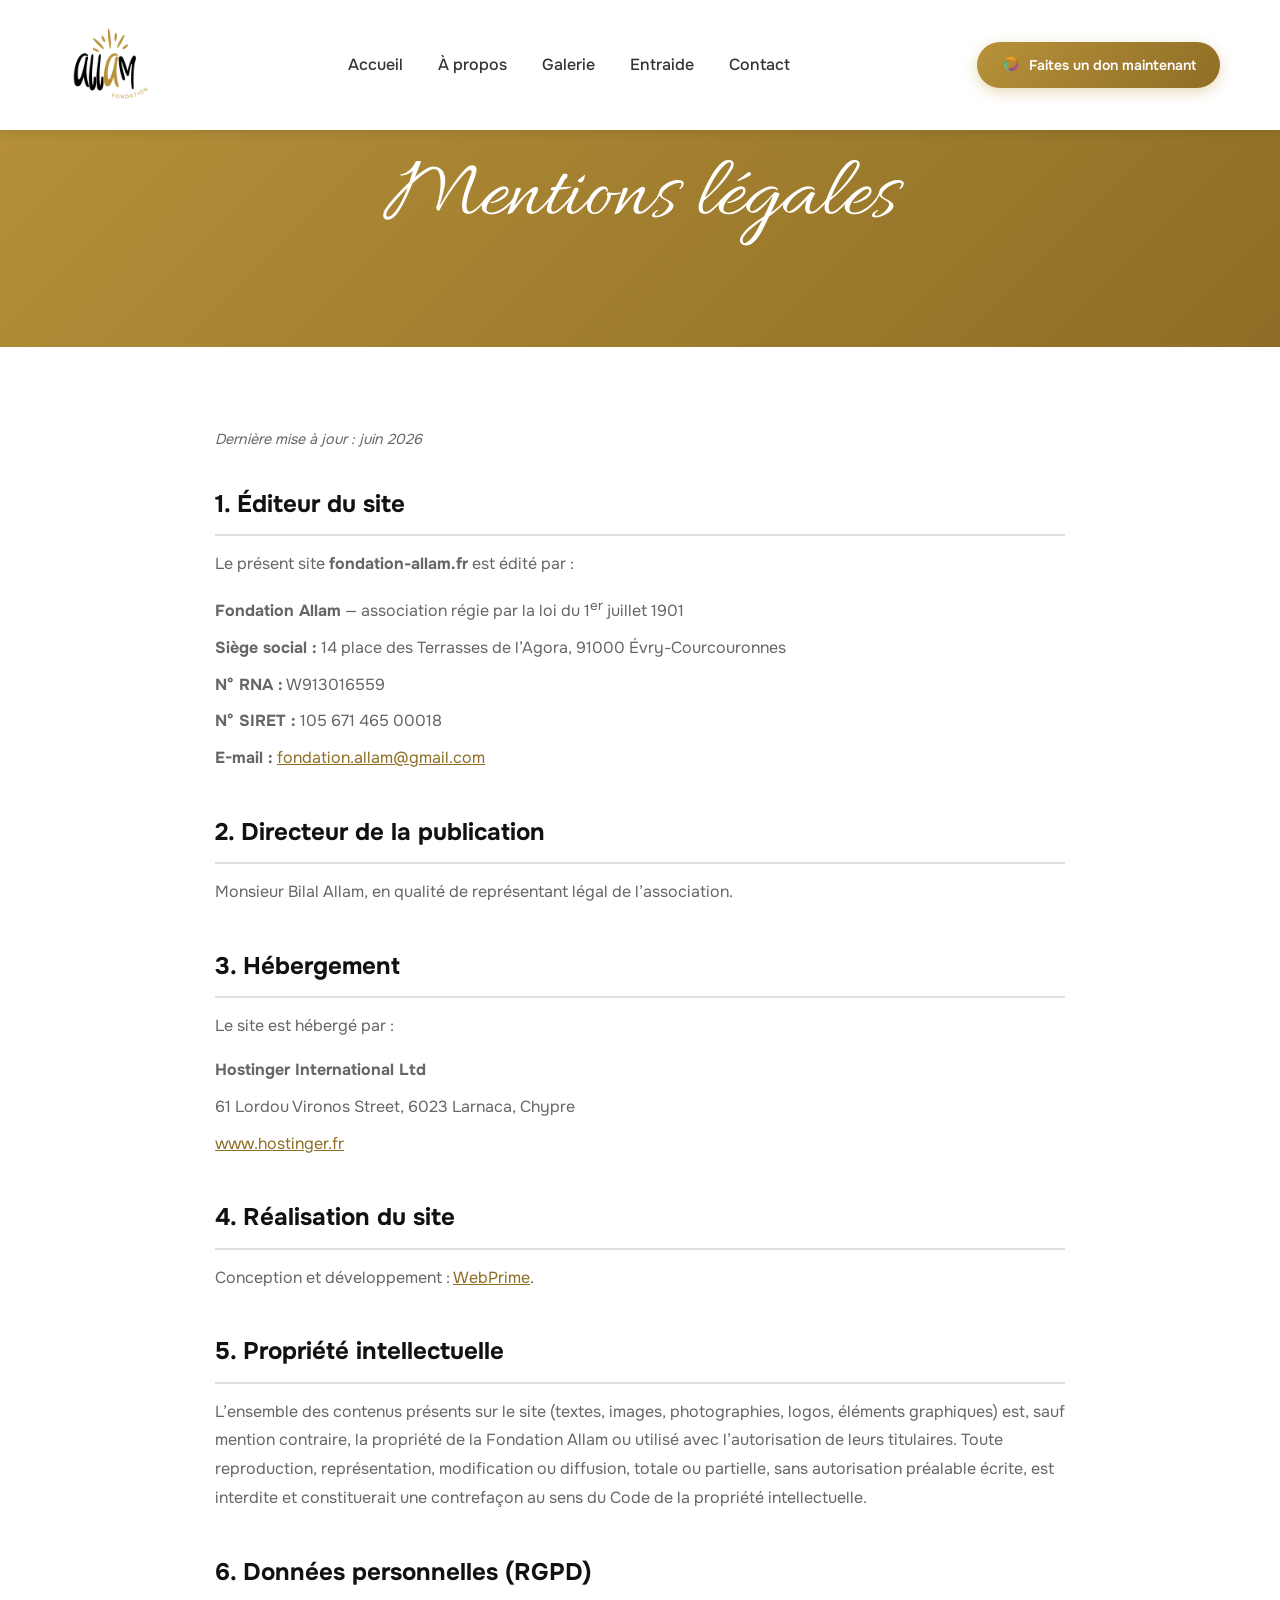
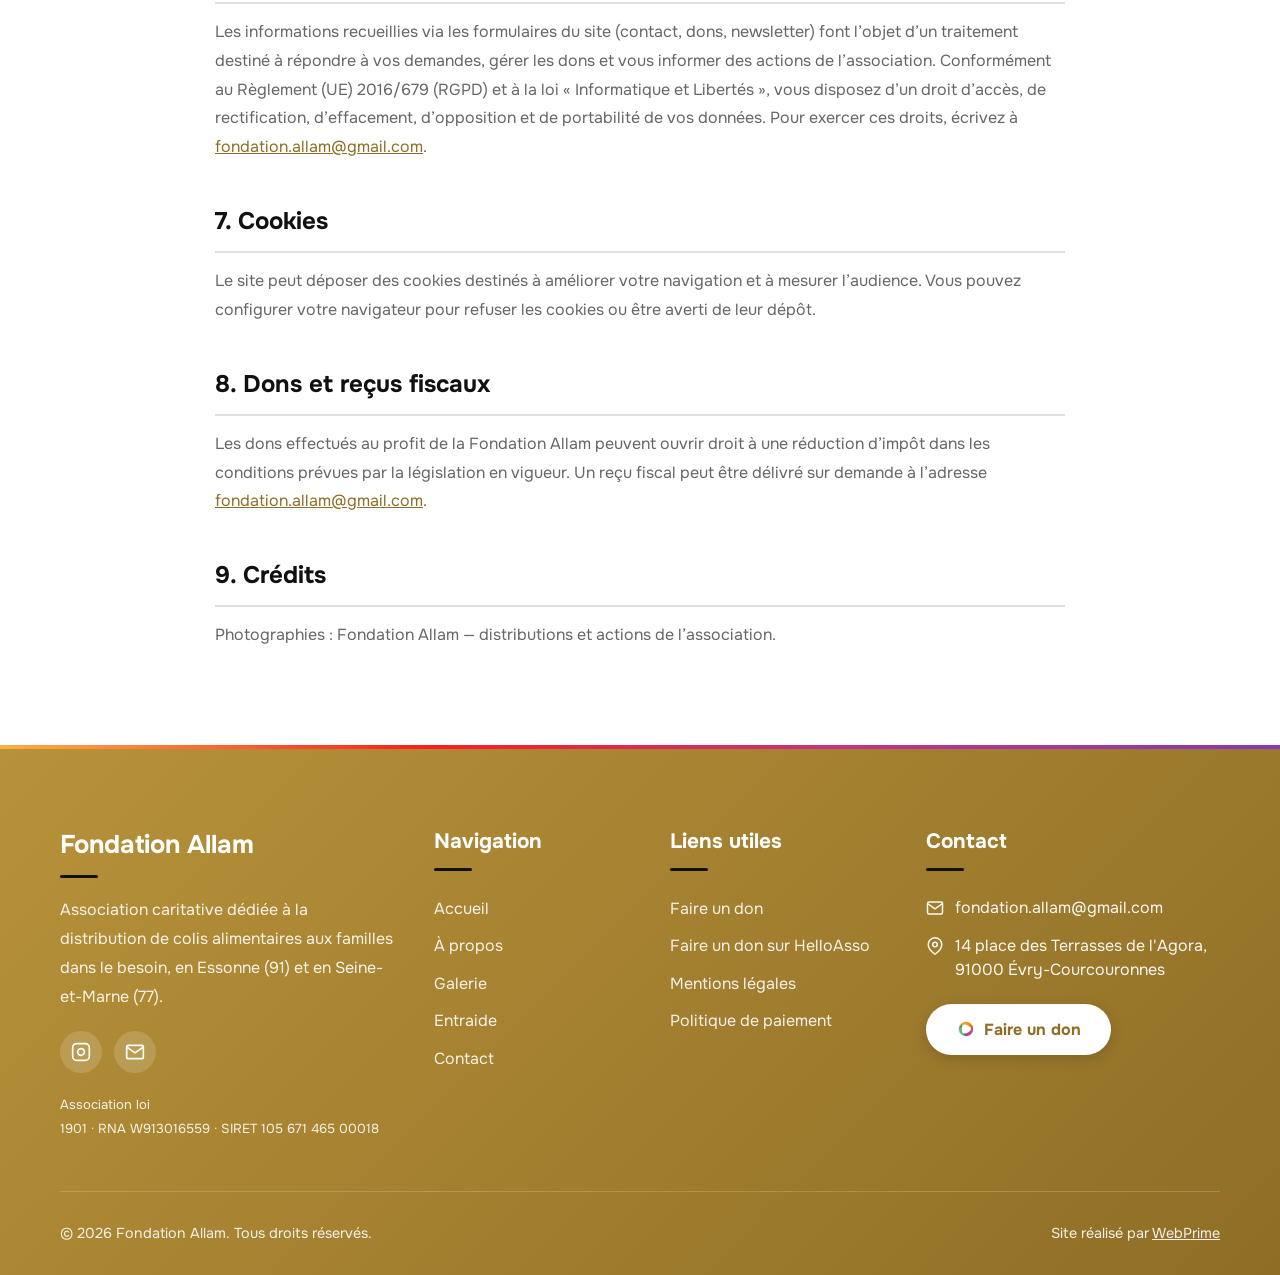
<file: mentions-legales.html>
<!DOCTYPE html>
<html lang="fr-FR">
<head>
<meta charset="UTF-8">
    <meta name="viewport" content="width=device-width, initial-scale=1.0">
    <link rel="canonical" href="https://fondation-allam.fr/mentions-legales.html"/>
    <meta property="og:type" content="website">
    <meta property="og:url" content="https://fondation-allam.fr/mentions-legales.html">
    <meta property="og:title" content="Mentions légales - Fondation Allam">
    <meta property="og:description" content="Association caritative Fondation Allam - Distribution de colis alimentaires aux familles dans le besoin en Essonne.">
    <meta property="og:image" content="https://fondation-allam.fr/colis_alimentaire_91.webp">
    <link rel="icon" href="favicon.ico" sizes="any">
    <link rel="icon" type="image/png" sizes="32x32" href="favicon-32x32.png">
    <link rel="icon" type="image/png" sizes="96x96" href="favicon-96x96.png">
    <link rel="apple-touch-icon" sizes="96x96" href="favicon-96x96.png">
    <meta name="msapplication-TileColor" content="#ffffff">

    <title>Mentions légales - Fondation Allam</title>
<meta name='robots' content='max-image-preview:large' />
<meta name="description" content="Association caritative Fondation Allam - Distribution de colis alimentaires aux familles dans le besoin en Essonne.">
<meta name="robots" content="noindex, nofollow">
<link rel='dns-prefetch' href='//fonts.googleapis.com' />
<link href='https://fonts.gstatic.com' crossorigin='anonymous' rel='preconnect' />


<script type="application/ld+json">{"@context":"https://schema.org","@type":"NGO","name":"Fondation Allam","url":"https://fondation-allam.fr/","logo":"https://fondation-allam.fr/fondation-allam.png","description":"Association caritative dédiée à la distribution de colis alimentaires aux familles dans le besoin en Essonne.","email":"fondation.allam@gmail.com","address":{"@type":"PostalAddress","addressRegion":"Île-de-France","postalCode":"91, 77","addressCountry":"FR"},"sameAs":[]}</script>
<link rel='stylesheet' id='fondation-allam-fonts-css' href='https://fonts.googleapis.com/css2?family=Allura&family=Onest:wght@300;400;500;600;700;800&family=Playfair+Display:ital,wght@1,500&display=swap' media='all' />
<link rel='stylesheet' id='fondation-allam-style-css' href='style.css' media='all' />
</head>
<body>
<header class="header">
    <div class="container">
        <a href="index.html" class="logo" title="Fondation Allam - ONG humanitaire fiable">
            <img loading="lazy" src="fondation_allam.png" alt="Fondation Allam - Association humanitaire musulmane" title="Fondation Allam" class="logo-img">
        </a>
        <nav class="nav" id="nav">
            <ul class="nav-list">
                <li><a href="index.html" class="nav-link" title="Accueil - Association musulmane humanitaire">Accueil</a></li>
                <li><a href="ong-musulmane-fiable.html" class="nav-link" title="À propos de notre ONG musulmane fiable">À propos</a></li>
                <li><a href="distribution-colis-alimentaire.html" class="nav-link" title="Galerie distributions colis alimentaires">Galerie</a></li>
                <li><a href="don-gratuit.html" class="nav-link" title="Entraide solidaire">Entraide</a></li>
                <li><a href="contact-don-alimentaire.html" class="nav-link" title="Contact association humanitaire musulmane">Contact</a></li>
            </ul>
        </nav>
        <a href="index.html#don" class="btn btn-primary header-cta" title="Faire un don alimentaire - Don nourriture">Faites un don maintenant</a>
        <button class="mobile-menu-btn" id="mobileMenuBtn" aria-label="Menu">
            <span></span>
            <span></span>
            <span></span>
        </button>
    </div>
</header>
<section class="page-hero">
    <div class="container">
        <h1 class="page-title">Mentions légales</h1>
    </div>
</section>

<section style="padding: 80px 0;">
    <div class="container">
                    <article class="post-20 page type-page status-publish hentry">
                <div class="entry-content">
                    <div class="legal-content">
<p class="legal-updated">Dernière mise à jour : juin 2026</p>
<h2>1. Éditeur du site</h2>
<p>Le présent site <strong>fondation-allam.fr</strong> est édité par :</p>
<ul>
<li><strong>Fondation Allam</strong> — association régie par la loi du 1<sup>er</sup> juillet 1901</li>
<li><strong>Siège social :</strong> 14 place des Terrasses de l&rsquo;Agora, 91000 Évry-Courcouronnes</li>
<li><strong>N° RNA :</strong> W913016559</li>
<li><strong>N° SIRET :</strong> 105 671 465 00018</li>
<li><strong>E-mail :</strong> <a href="mailto:fondation.allam@gmail.com">fondation.allam@gmail.com</a></li>
</ul>
<h2>2. Directeur de la publication</h2>
<p>Monsieur Bilal Allam, en qualité de représentant légal de l&rsquo;association.</p>
<h2>3. Hébergement</h2>
<p>Le site est hébergé par :</p>
<ul>
<li><strong>Hostinger International Ltd</strong></li>
<li>61 Lordou Vironos Street, 6023 Larnaca, Chypre</li>
<li><a href="https://www.hostinger.fr" target="_blank" rel="noopener">www.hostinger.fr</a></li>
</ul>
<h2>4. Réalisation du site</h2>
<p>Conception et développement : <a href="https://webprime.fr" target="_blank" rel="noopener">WebPrime</a>.</p>
<h2>5. Propriété intellectuelle</h2>
<p>L&rsquo;ensemble des contenus présents sur le site (textes, images, photographies, logos, éléments graphiques) est, sauf mention contraire, la propriété de la Fondation Allam ou utilisé avec l&rsquo;autorisation de leurs titulaires. Toute reproduction, représentation, modification ou diffusion, totale ou partielle, sans autorisation préalable écrite, est interdite et constituerait une contrefaçon au sens du Code de la propriété intellectuelle.</p>
<h2>6. Données personnelles (RGPD)</h2>
<p>Les informations recueillies via les formulaires du site (contact, dons, newsletter) font l&rsquo;objet d&rsquo;un traitement destiné à répondre à vos demandes, gérer les dons et vous informer des actions de l&rsquo;association. Conformément au Règlement (UE) 2016/679 (RGPD) et à la loi « Informatique et Libertés », vous disposez d&rsquo;un droit d&rsquo;accès, de rectification, d&rsquo;effacement, d&rsquo;opposition et de portabilité de vos données. Pour exercer ces droits, écrivez à <a href="mailto:fondation.allam@gmail.com">fondation.allam@gmail.com</a>.</p>
<h2>7. Cookies</h2>
<p>Le site peut déposer des cookies destinés à améliorer votre navigation et à mesurer l&rsquo;audience. Vous pouvez configurer votre navigateur pour refuser les cookies ou être averti de leur dépôt.</p>
<h2>8. Dons et reçus fiscaux</h2>
<p>Les dons effectués au profit de la Fondation Allam peuvent ouvrir droit à une réduction d&rsquo;impôt dans les conditions prévues par la législation en vigueur. Un reçu fiscal peut être délivré sur demande à l&rsquo;adresse <a href="mailto:fondation.allam@gmail.com">fondation.allam@gmail.com</a>.</p>
<h2>9. Crédits</h2>
<p>Photographies : Fondation Allam — distributions et actions de l&rsquo;association.</p>
</div>
                </div>
            </article>
            </div>
</section>
<footer class="footer">
    <div class="container">
        <div class="footer-grid">
            <div class="footer-about">
                <h4 class="footer-about-title">Fondation Allam</h4>
                <p>Association caritative dédiée à la distribution de colis alimentaires aux familles dans le besoin, en Essonne (91) et en Seine-et-Marne (77).</p>
                <div class="footer-social">
                    <a href="https://www.instagram.com/fondation.allam?igsh=MTRocjRneWFseTM1cg%3D%3D&utm_source=qr" class="footer-social-link" target="_blank" rel="noopener" aria-label="Instagram">
                        <svg viewBox="0 0 24 24" fill="none" stroke="currentColor" stroke-width="2"><rect x="2" y="2" width="20" height="20" rx="5" ry="5"></rect><path d="M16 11.37A4 4 0 1 1 12.63 8 4 4 0 0 1 16 11.37z"></path><line x1="17.5" y1="6.5" x2="17.51" y2="6.5"></line></svg>
                    </a>
                    <a href="mailto:fondation.allam@gmail.com" class="footer-social-link" aria-label="Nous écrire">
                        <svg viewBox="0 0 24 24" fill="none" stroke="currentColor" stroke-width="2"><path d="M4 4h16c1.1 0 2 .9 2 2v12c0 1.1-.9 2-2 2H4c-1.1 0-2-.9-2-2V6c0-1.1.9-2 2-2z"></path><polyline points="22,6 12,13 2,6"></polyline></svg>
                    </a>
                </div>
                <p class="footer-legal">Association loi 1901&nbsp;&middot;&nbsp;RNA&nbsp;W913016559&nbsp;&middot;&nbsp;SIRET&nbsp;105&nbsp;671&nbsp;465&nbsp;00018</p>
            </div>

            <div class="footer-links">
                <h4>Navigation</h4>
                <ul>
                    <li><a href="index.html" title="Accueil association musulmane">Accueil</a></li>
                    <li><a href="ong-musulmane-fiable.html" title="À propos association humanitaire musulmane">À propos</a></li>
                    <li><a href="distribution-colis-alimentaire.html" title="Galerie colis alimentaire distribution">Galerie</a></li>
                    <li><a href="don-gratuit.html" title="Entraide solidaire">Entraide</a></li>
                    <li><a href="contact-don-alimentaire.html" title="Contact don alimentaire">Contact</a></li>
                </ul>
            </div>

            <div class="footer-links">
                <h4>Liens utiles</h4>
                <ul>
                    <li><a href="index.html#don">Faire un don</a></li>
                    <li><a href="https://www.helloasso.com/associations/fondation-allam" target="_blank" rel="noopener" title="Soutenir la Fondation Allam sur HelloAsso">Faire un don sur HelloAsso</a></li>
                    <li><a href="mentions-legales.html">Mentions légales</a></li>
                    <li><a href="politique-de-paiement.html">Politique de paiement</a></li>
                </ul>
            </div>

            <div class="footer-contact">
                <h4>Contact</h4>
                <ul class="footer-contact-list">
                    <li>
                        <svg viewBox="0 0 24 24" fill="none" stroke="currentColor" stroke-width="2"><path d="M4 4h16c1.1 0 2 .9 2 2v12c0 1.1-.9 2-2 2H4c-1.1 0-2-.9-2-2V6c0-1.1.9-2 2-2z"></path><polyline points="22,6 12,13 2,6"></polyline></svg>
                        <span><a href="mailto:fondation.allam@gmail.com">fondation.allam@gmail.com</a></span>
                    </li>
<li>
                        <svg viewBox="0 0 24 24" fill="none" stroke="currentColor" stroke-width="2"><path d="M21 10c0 7-9 13-9 13s-9-6-9-13a9 9 0 0 1 18 0z"></path><circle cx="12" cy="10" r="3"></circle></svg>
                        <span>14 place des Terrasses de l'Agora,<br>91000 Évry-Courcouronnes</span>
                    </li>
                </ul>
                <a href="index.html#don" class="footer-don-btn">Faire un don</a>
            </div>
        </div>

        <div class="footer-bottom">
            <p>&copy; 2026 Fondation Allam. Tous droits réservés.</p>
            <p>Site réalisé par <a href="https://webprime.fr" target="_blank" rel="noopener">WebPrime</a></p>
        </div>
    </div>
</footer>

<script>
window.FondationAllamConfig = {
    donRedirectMode: "helloasso",
    helloassoMonthly: "https://www.helloasso.com/associations/fondation-allam/adhesions/dons-mensuel",
    helloassoOnce: "https://www.helloasso.com/associations/fondation-allam/adhesions/dons-ponctuels",
    googleSheetId: "1TOq8ni8kG1_5IfdfG-MNHLuCBNeUZkmdhC4Kqsn0LTo",
    googleSheetName: "Feuille 1",
    formEndpoint: "https://formsubmit.co/ajax/fondation.allam@gmail.com",
    contactPageUrl: "contact-don-alimentaire.html"
};
</script>
<script src="script.js"></script>
    <nav class="bottom-nav">
        <a href="https://www.instagram.com/fondation.allam?igsh=MTRocjRneWFseTM1cg%3D%3D&utm_source=qr" target="_blank" rel="noopener" class="bottom-nav-item" title="Instagram Fondation Allam">
            <span class="bottom-nav-icon"><svg viewBox="0 0 24 24"><rect x="2" y="2" width="20" height="20" rx="5"/><circle cx="12" cy="12" r="4"/><line x1="17.5" y1="6.5" x2="17.51" y2="6.5"/></svg></span>
            <span class="bottom-nav-label">Instagram</span>
        </a>
        <a href="contact-don-alimentaire.html" class="bottom-nav-item" title="Contact">
            <span class="bottom-nav-icon"><svg viewBox="0 0 24 24"><rect x="3" y="5" width="18" height="14" rx="2"/><path d="M3 7l9 6 9-6"/></svg></span>
            <span class="bottom-nav-label">Contact</span>
        </a>
        <a href="don-gratuit.html" class="bottom-nav-item" title="Entraide">
            <span class="bottom-nav-icon"><svg viewBox="0 0 24 24"><circle cx="9" cy="7" r="3"/><path d="M2 21v-1.5A4.5 4.5 0 0 1 6.5 15h5a4.5 4.5 0 0 1 4.5 4.5V21"/><path d="M16 3.5a3.5 3.5 0 0 1 0 7"/><path d="M22 21v-1.5a4.5 4.5 0 0 0-3-4.24"/></svg></span>
            <span class="bottom-nav-label">Entraide</span>
        </a>
        <a href="https://www.helloasso.com/associations/fondation-allam" target="_blank" rel="noopener" class="bottom-nav-item bottom-nav-don" title="Faire un don sur HelloAsso">
            <span class="bottom-nav-icon"><svg viewBox="0 0 24 24"><path d="M12 21c-3-2.5-7-5.5-7-10a3.5 3.5 0 0 1 7-1 3.5 3.5 0 0 1 7 1c0 4.5-4 7.5-7 10z"/></svg></span>
            <span class="bottom-nav-label">Don</span>
        </a>
    </nav>
</body>
</html>
</file>
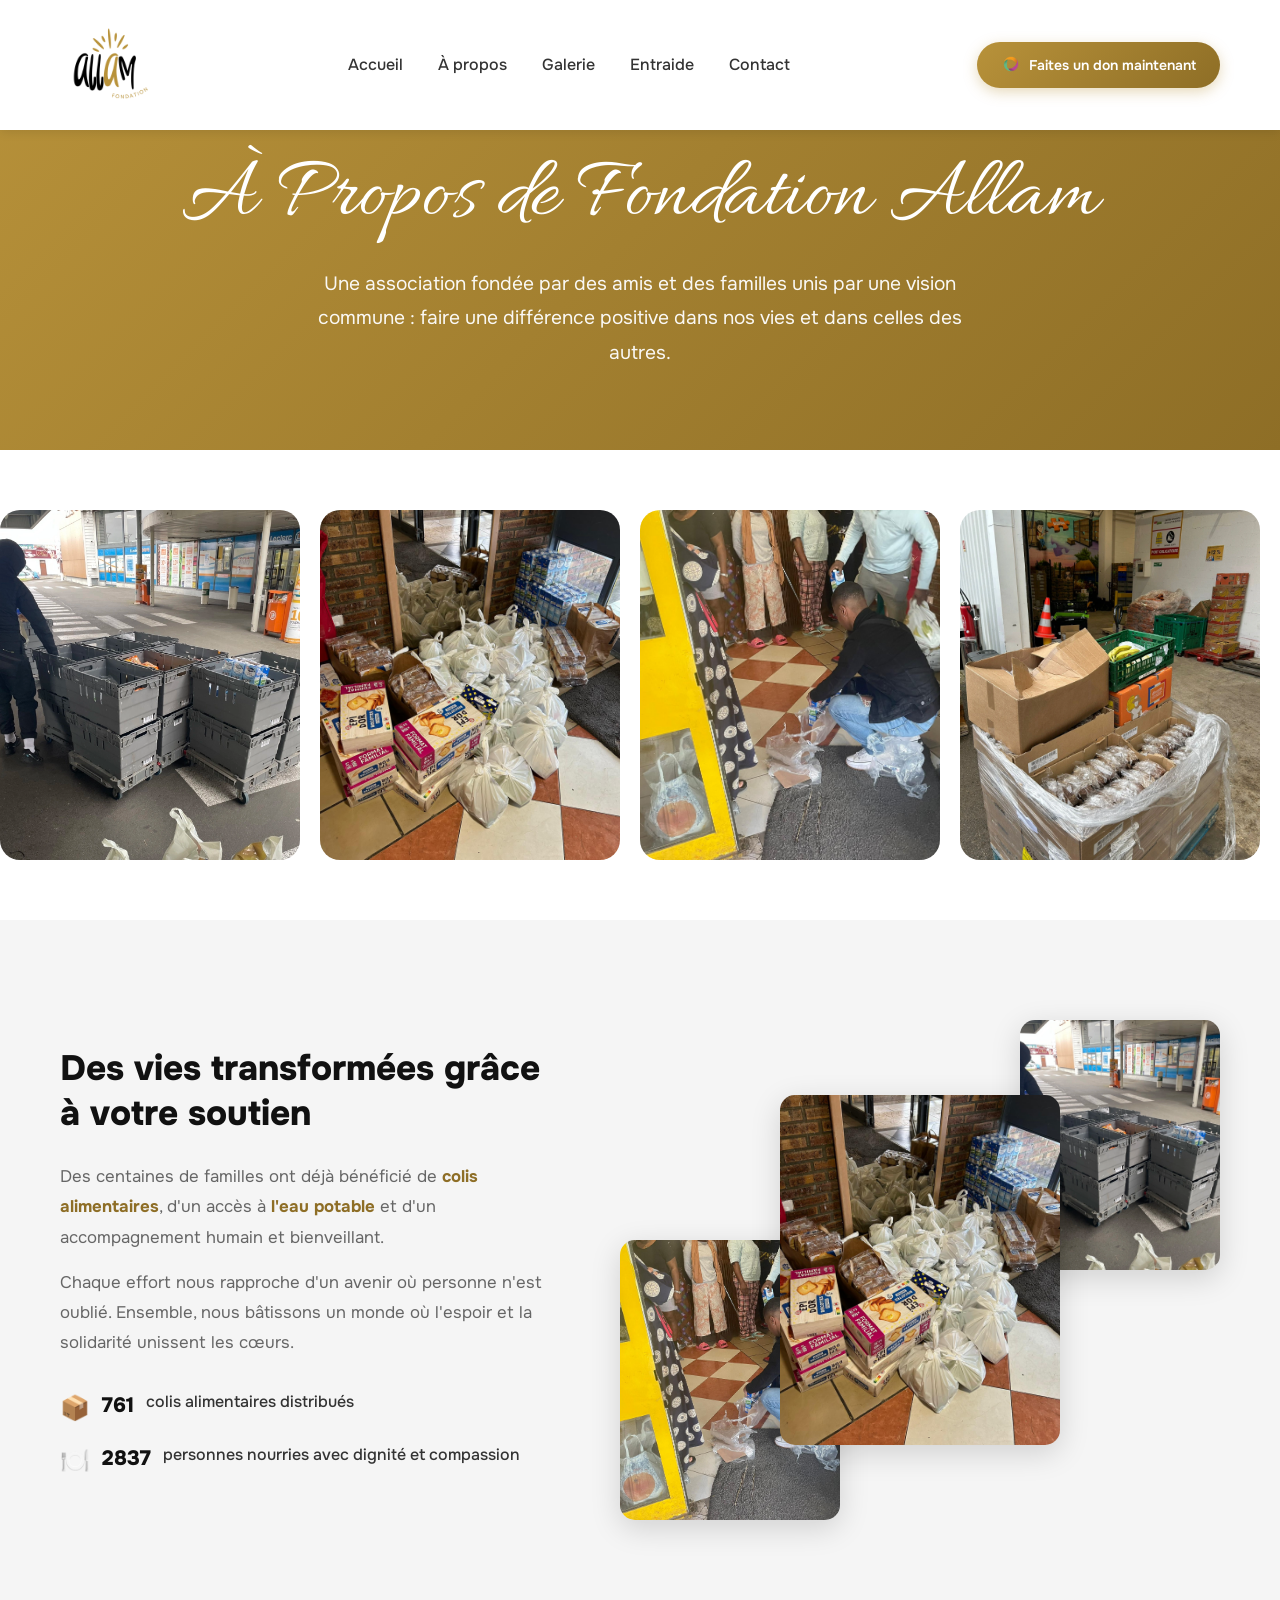
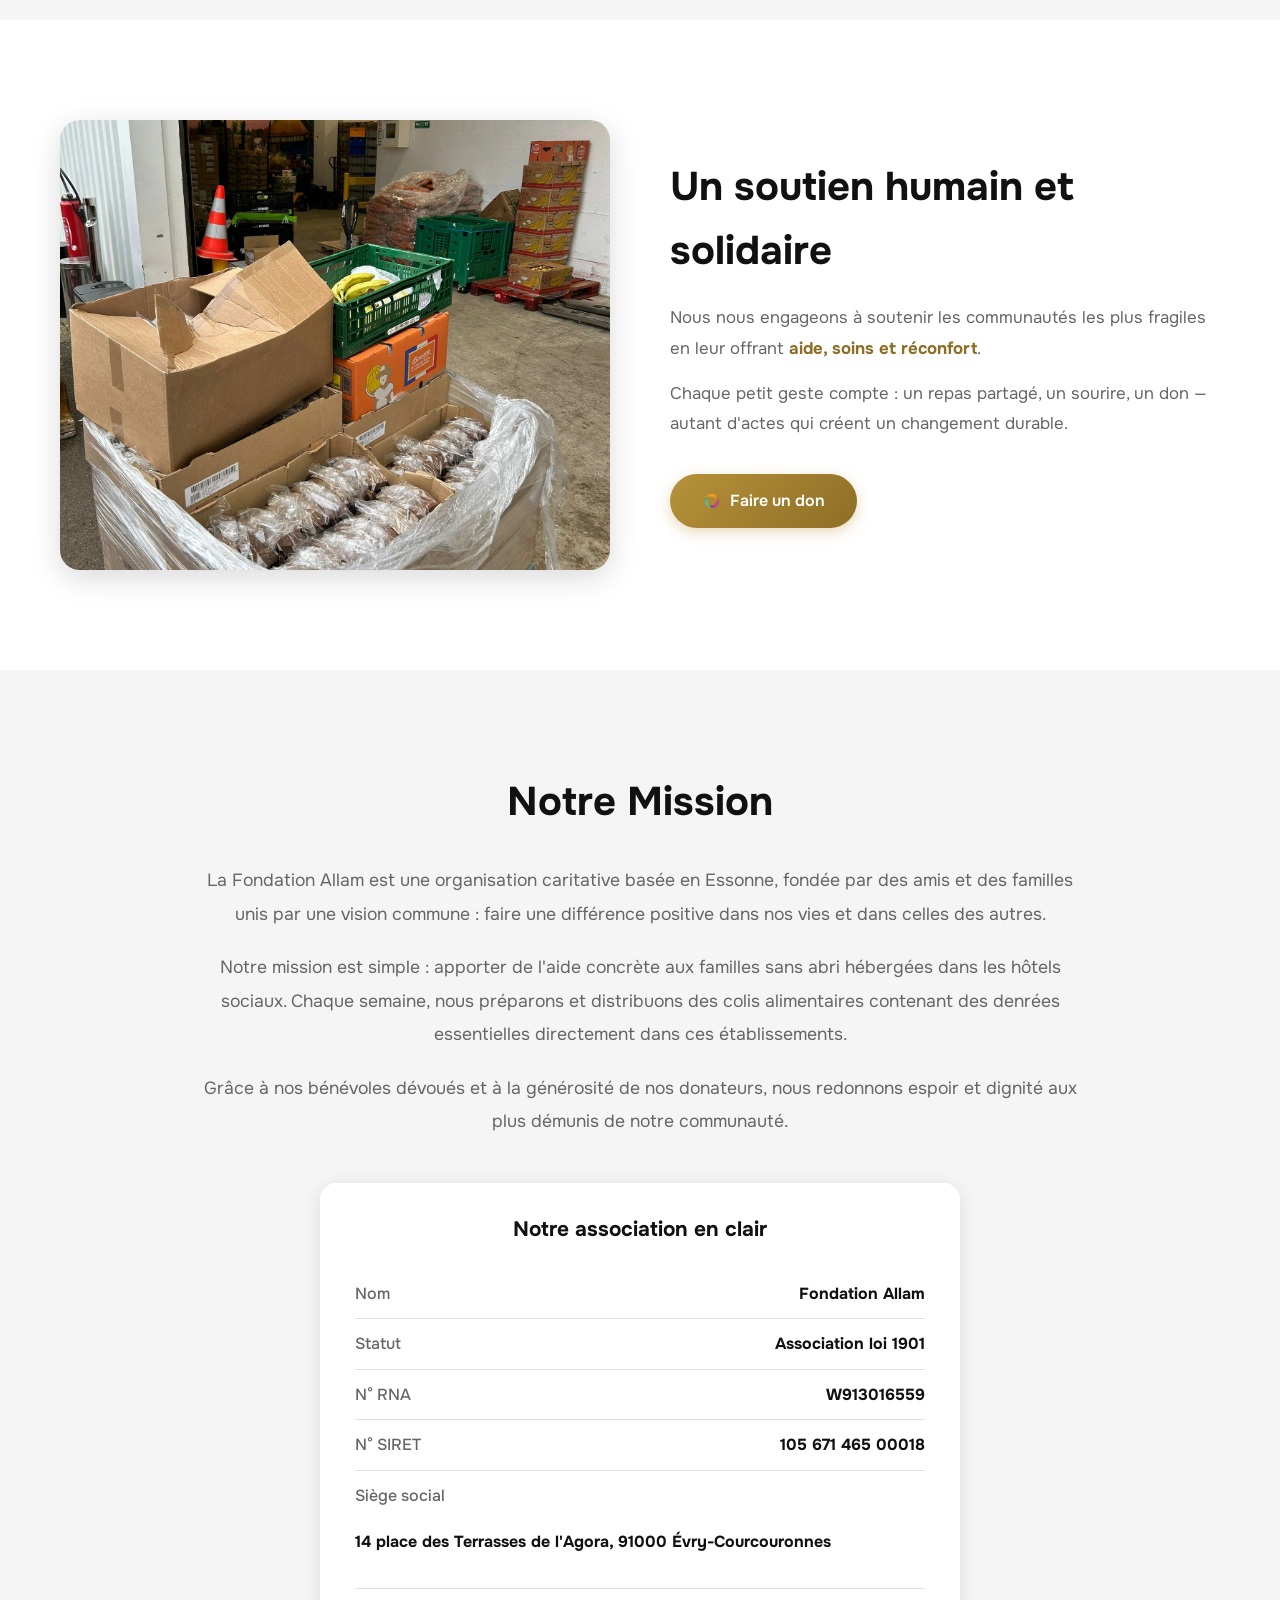
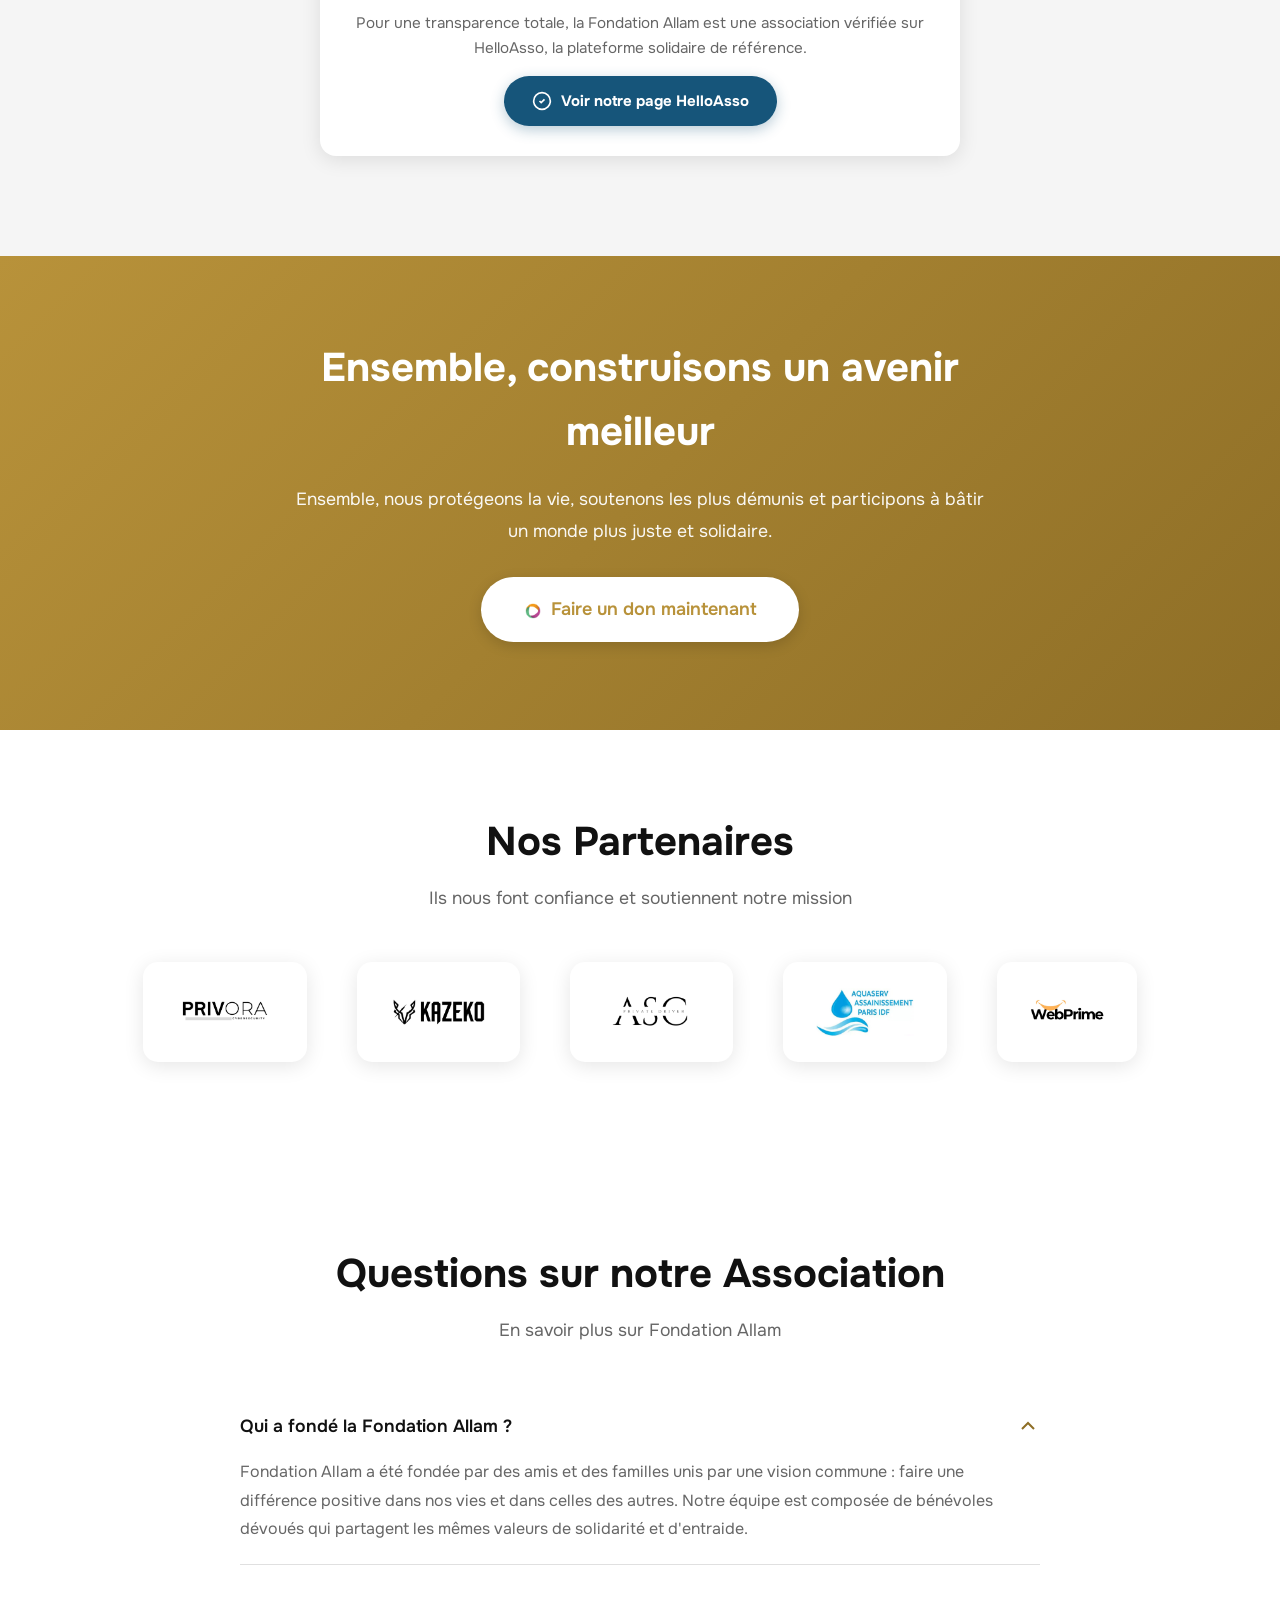
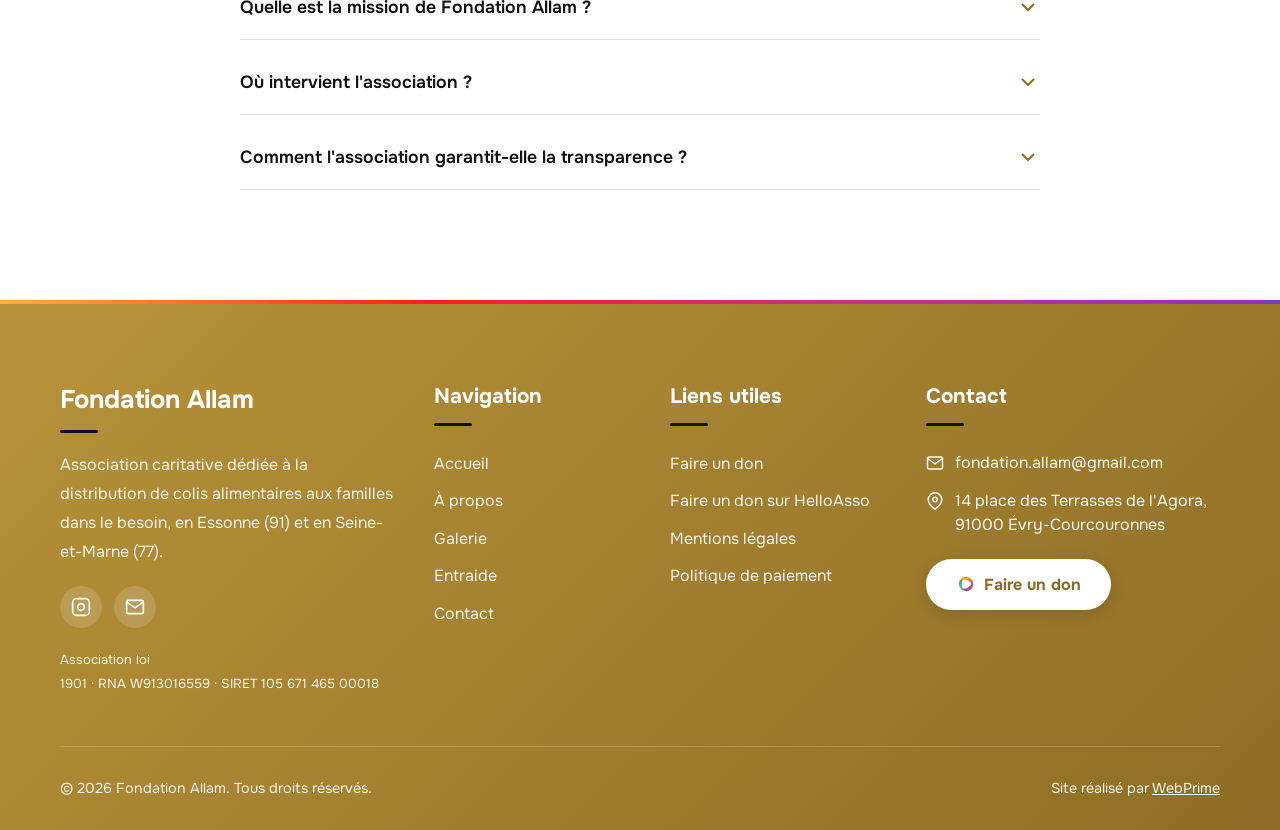
<file: ong-musulmane-fiable.html>
<!DOCTYPE html>
<html lang="fr-FR">
<head>
<meta charset="UTF-8">
    <meta name="viewport" content="width=device-width, initial-scale=1.0">
    <link rel="canonical" href="https://fondation-allam.fr/ong-musulmane-fiable.html"/>
    <meta property="og:type" content="website">
    <meta property="og:url" content="https://fondation-allam.fr/ong-musulmane-fiable.html">
    <meta property="og:title" content="À Propos - Association Musulmane Fiable | Fondation Allam">
    <meta property="og:description" content="Découvrez l&#039;histoire et la mission de la Fondation Allam, association musulmane fiable dédiée à l&#039;aide alimentaire en Essonne.">
    <meta property="og:image" content="https://fondation-allam.fr/colis_alimentaire_91.webp">
    <link rel="icon" href="favicon.ico" sizes="any">
    <link rel="icon" type="image/png" sizes="32x32" href="favicon-32x32.png">
    <link rel="icon" type="image/png" sizes="96x96" href="favicon-96x96.png">
    <link rel="apple-touch-icon" sizes="96x96" href="favicon-96x96.png">
    <meta name="msapplication-TileColor" content="#ffffff">

    <title>À Propos - Association Musulmane Fiable | Fondation Allam</title>
<meta name='robots' content='max-image-preview:large' />
<meta name="description" content="Découvrez l&#039;histoire et la mission de la Fondation Allam, association musulmane fiable dédiée à l&#039;aide alimentaire en Essonne.">
<link rel='dns-prefetch' href='//fonts.googleapis.com' />
<link href='https://fonts.gstatic.com' crossorigin='anonymous' rel='preconnect' />


<script type="application/ld+json">{"@context":"https://schema.org","@type":"NGO","name":"Fondation Allam","url":"https://fondation-allam.fr/","logo":"https://fondation-allam.fr/fondation-allam.png","description":"Association caritative dédiée à la distribution de colis alimentaires aux familles dans le besoin en Essonne.","email":"fondation.allam@gmail.com","address":{"@type":"PostalAddress","addressRegion":"Île-de-France","postalCode":"91, 77","addressCountry":"FR"},"sameAs":[]}</script>
<link rel='stylesheet' id='fondation-allam-fonts-css' href='https://fonts.googleapis.com/css2?family=Allura&family=Onest:wght@300;400;500;600;700;800&family=Playfair+Display:ital,wght@1,500&display=swap' media='all' />
<link rel='stylesheet' id='fondation-allam-style-css' href='style.css' media='all' />
</head>
<body>
<header class="header">
    <div class="container">
        <a href="index.html" class="logo" title="Fondation Allam - ONG humanitaire fiable">
            <img loading="lazy" src="fondation_allam.png" alt="Fondation Allam - Association humanitaire musulmane" title="Fondation Allam" class="logo-img">
        </a>
        <nav class="nav" id="nav">
            <ul class="nav-list">
                <li><a href="index.html" class="nav-link" title="Accueil - Association musulmane humanitaire">Accueil</a></li>
                <li><a href="ong-musulmane-fiable.html" class="nav-link active" title="À propos de notre ONG musulmane fiable">À propos</a></li>
                <li><a href="distribution-colis-alimentaire.html" class="nav-link" title="Galerie distributions colis alimentaires">Galerie</a></li>
                <li><a href="don-gratuit.html" class="nav-link" title="Entraide solidaire">Entraide</a></li>
                <li><a href="contact-don-alimentaire.html" class="nav-link" title="Contact association humanitaire musulmane">Contact</a></li>
            </ul>
        </nav>
        <a href="index.html#don" class="btn btn-primary header-cta" title="Faire un don alimentaire - Don nourriture">Faites un don maintenant</a>
        <button class="mobile-menu-btn" id="mobileMenuBtn" aria-label="Menu">
            <span></span>
            <span></span>
            <span></span>
        </button>
    </div>
</header>

<section class="page-hero">
    <div class="container">
        <h1 class="page-title">À Propos de Fondation Allam</h1>
        <p class="page-description">Une association fondée par des amis et des familles unis par une vision commune : faire une différence positive dans nos vies et dans celles des autres.</p>
    </div>
</section>

<section class="carousel-section">
    <div class="carousel-container">
        <div class="carousel-track">
                            <div class="carousel-item">
                    <img loading="lazy" src="preparation-colis-alimentaire.webp" alt="Distribution colis alimentaire - Association musulmane humanitaire" title="Colis alimentaire en ligne - Don nourriture">
                </div>
                            <div class="carousel-item">
                    <img loading="lazy" src="distribution-colis-alimentaires.jpg" alt="Distribution colis alimentaire - Association musulmane humanitaire" title="Colis alimentaire en ligne - Don nourriture">
                </div>
                            <div class="carousel-item">
                    <img loading="lazy" src="aide-alimentaire.jpeg" alt="Distribution colis alimentaire - Association musulmane humanitaire" title="Colis alimentaire en ligne - Don nourriture">
                </div>
                            <div class="carousel-item">
                    <img loading="lazy" src="colis_alimentaire_91.webp" alt="Distribution colis alimentaire - Association musulmane humanitaire" title="Colis alimentaire en ligne - Don nourriture">
                </div>
                            <div class="carousel-item">
                    <img loading="lazy" src="preparation-colis-alimentaire.webp" alt="Distribution colis alimentaire - Association musulmane humanitaire" title="Colis alimentaire en ligne - Don nourriture">
                </div>
                            <div class="carousel-item">
                    <img loading="lazy" src="distribution-colis-alimentaires.jpg" alt="Distribution colis alimentaire - Association musulmane humanitaire" title="Colis alimentaire en ligne - Don nourriture">
                </div>
                            <div class="carousel-item">
                    <img loading="lazy" src="aide-alimentaire.jpeg" alt="Distribution colis alimentaire - Association musulmane humanitaire" title="Colis alimentaire en ligne - Don nourriture">
                </div>
                            <div class="carousel-item">
                    <img loading="lazy" src="colis_alimentaire_91.webp" alt="Distribution colis alimentaire - Association musulmane humanitaire" title="Colis alimentaire en ligne - Don nourriture">
                </div>
                    </div>
    </div>
</section>

<section class="transformed-lives">
    <div class="container">
        <div class="transformed-grid">
            <div class="transformed-content">
                <h2 class="transformed-title">Des vies transformées grâce à votre soutien</h2>
                <p>Des centaines de familles ont déjà bénéficié de <strong>colis alimentaires</strong>, d'un accès à <strong>l'eau potable</strong> et d'un accompagnement humain et bienveillant.</p>
                <p>Chaque effort nous rapproche d'un avenir où personne n'est oublié. Ensemble, nous bâtissons un monde où l'espoir et la solidarité unissent les cœurs.</p>

                <div class="transformed-stats">
                    <div class="transformed-stat">
                        <span class="transformed-stat-icon">📦</span>
                        <span class="transformed-stat-number" data-target="1380">0</span>
                        <span class="transformed-stat-label">colis alimentaires distribués</span>
                    </div>
                    <div class="transformed-stat">
                        <span class="transformed-stat-icon">🍽️</span>
                        <span class="transformed-stat-number" data-target="5140">0</span>
                        <span class="transformed-stat-label">personnes nourries avec dignité et compassion</span>
                    </div>
                </div>
            </div>
            <div class="transformed-images">
                <div class="transformed-img transformed-img-1">
                    <img loading="lazy" src="distribution-colis-alimentaires.jpg" alt="Distribution colis alimentaire - Association musulmane humanitaire" title="Dons alimentaires aux associations">
                </div>
                <div class="transformed-img transformed-img-2">
                    <img loading="lazy" src="preparation-colis-alimentaire.webp" alt="Préparation colis alimentaire gratuit - ONG musulmane fiable" title="Colis alimentaire en ligne">
                </div>
                <div class="transformed-img transformed-img-3">
                    <img loading="lazy" src="aide-alimentaire.jpeg" alt="Aide alimentaire urgence - Association islamique humanitaire" title="Don de nourriture association">
                </div>
            </div>
        </div>
    </div>
</section>

<section class="human-support">
    <div class="container">
        <div class="human-support-grid">
            <div class="human-support-image">
                <img loading="lazy" src="colis_alimentaire_91.webp" alt="Soutien humain solidaire - Association musulmane fiable Essonne" title="Colis alimentaire gratuit - Don nourriture">
            </div>
            <div class="human-support-content">
                <h2 class="section-title">Un soutien humain et solidaire</h2>
                <p>Nous nous engageons à soutenir les communautés les plus fragiles en leur offrant <strong>aide, soins et réconfort</strong>.</p>
                <p>Chaque petit geste compte : un repas partagé, un sourire, un don — autant d'actes qui créent un changement durable.</p>
                <a href="index.html#don" class="btn btn-primary" title="Don alimentaire - Faire un don nourriture association musulmane">Faire un don</a>
            </div>
        </div>
    </div>
</section>

<section class="our-mission">
    <div class="container">
        <div class="mission-content">
            <h2 class="section-title">Notre Mission</h2>
            <p class="mission-text">La Fondation Allam est une organisation caritative basée en Essonne, fondée par des amis et des familles unis par une vision commune : faire une différence positive dans nos vies et dans celles des autres.</p>
            <p class="mission-text">Notre mission est simple : apporter de l'aide concrète aux familles sans abri hébergées dans les hôtels sociaux. Chaque semaine, nous préparons et distribuons des colis alimentaires contenant des denrées essentielles directement dans ces établissements.</p>
            <p class="mission-text">Grâce à nos bénévoles dévoués et à la générosité de nos donateurs, nous redonnons espoir et dignité aux plus démunis de notre communauté.</p>

            <div class="association-identity">
                <h3>Notre association en clair</h3>
                <ul class="identity-list">
                    <li><span>Nom</span><strong>Fondation Allam</strong></li>
                    <li><span>Statut</span><strong>Association loi 1901</strong></li>
                    <li><span>N° RNA</span><strong>W913016559</strong></li>
                    <li><span>N° SIRET</span><strong>105&nbsp;671&nbsp;465&nbsp;00018</strong></li>
                    <li><span>Siège social</span><strong>14 place des Terrasses de l'Agora, 91000 Évry-Courcouronnes</strong></li>
                </ul>
                <div class="identity-helloasso">
                    <p>Pour une transparence totale, la Fondation Allam est une association vérifiée sur HelloAsso, la plateforme solidaire de référence.</p>
                    <a href="https://www.helloasso.com/associations/fondation-allam" class="btn-helloasso" target="_blank" rel="noopener" title="Page HelloAsso de la Fondation Allam">
                        <svg viewBox="0 0 24 24" fill="none" stroke="currentColor" stroke-width="2" aria-hidden="true"><path d="M9 12l2 2 4-4"></path><circle cx="12" cy="12" r="10"></circle></svg>
                        Voir notre page HelloAsso
                    </a>
                </div>
            </div>
        </div>
    </div>
</section>

<section class="cta-banner">
    <div class="container">
        <div class="cta-content">
            <h2>Ensemble, construisons un avenir meilleur</h2>
            <p>Ensemble, nous protégeons la vie, soutenons les plus démunis et participons à bâtir un monde plus juste et solidaire.</p>
            <a href="index.html#don" class="btn btn-primary btn-large" title="Dons alimentaire - Don de nourriture association musulmane">Faire un don maintenant</a>
        </div>
    </div>
</section>

<section class="sponsors" id="sponsors">
    <div class="container">
        <h2 class="section-title">Nos Partenaires</h2>
        <p class="section-subtitle">Ils nous font confiance et soutiennent notre mission</p>
        <div class="sponsors-grid">
            <div class="sponsor-item"><img loading="lazy" src="privora.png" alt="Privora - Partenaire association musulmane humanitaire" title="Privora soutient les dons alimentaires"></div>
            <div class="sponsor-item"><img loading="lazy" src="kazeko.png" alt="Kazeko - Partenaire ONG musulmane fiable" title="Kazeko partenaire colis alimentaire"></div>
            <div class="sponsor-item"><img loading="lazy" src="asc-driver.png" alt="ASC Driver - Partenaire association islamique" title="ASC Driver soutient les associations humanitaires musulmanes"></div>
            <div class="sponsor-item"><img loading="lazy" src="aquaserv.png" alt="Aquaserv - Partenaire don alimentaire" title="Aquaserv partenaire banque alimentaire"></div>
            <div class="sponsor-item"><img loading="lazy" src="webprime.png" alt="WebPrime - Partenaire association humanitaire" title="WebPrime création site association musulmane"></div>
        </div>
    </div>
</section>

<section class="faq" id="faq">
    <div class="container">
        <h2 class="section-title">Questions sur notre Association</h2>
        <p class="section-subtitle">En savoir plus sur Fondation Allam</p>
        <div class="faq-list">
                            <div class="faq-item">
                    <button class="faq-question">
                        <span>Qui a fondé la Fondation Allam ?</span>
                        <svg class="faq-icon" viewBox="0 0 24 24" fill="none" stroke="currentColor" stroke-width="2">
                            <polyline points="6 9 12 15 18 9"></polyline>
                        </svg>
                    </button>
                    <div class="faq-answer">
                        <p>Fondation Allam a été fondée par des amis et des familles unis par une vision commune : faire une différence positive dans nos vies et dans celles des autres. Notre équipe est composée de bénévoles dévoués qui partagent les mêmes valeurs de solidarité et d&#039;entraide.</p>
                    </div>
                </div>
                            <div class="faq-item">
                    <button class="faq-question">
                        <span>Quelle est la mission de Fondation Allam ?</span>
                        <svg class="faq-icon" viewBox="0 0 24 24" fill="none" stroke="currentColor" stroke-width="2">
                            <polyline points="6 9 12 15 18 9"></polyline>
                        </svg>
                    </button>
                    <div class="faq-answer">
                        <p>Notre mission est simple : apporter de l&#039;aide concrète aux familles sans abri hébergées dans les hôtels sociaux. Chaque semaine, nous préparons et distribuons des colis alimentaires contenant des denrées essentielles directement dans ces établissements.</p>
                    </div>
                </div>
                            <div class="faq-item">
                    <button class="faq-question">
                        <span>Où intervient l&#039;association ?</span>
                        <svg class="faq-icon" viewBox="0 0 24 24" fill="none" stroke="currentColor" stroke-width="2">
                            <polyline points="6 9 12 15 18 9"></polyline>
                        </svg>
                    </button>
                    <div class="faq-answer">
                        <p>La Fondation Allam intervient principalement en Essonne (91) et en Seine-et-Marne (77), en Île-de-France. Nous concentrons nos efforts sur les hôtels sociaux et les familles dans le besoin de ces départements pour garantir un impact local et durable.</p>
                    </div>
                </div>
                            <div class="faq-item">
                    <button class="faq-question">
                        <span>Comment l&#039;association garantit-elle la transparence ?</span>
                        <svg class="faq-icon" viewBox="0 0 24 24" fill="none" stroke="currentColor" stroke-width="2">
                            <polyline points="6 9 12 15 18 9"></polyline>
                        </svg>
                    </button>
                    <div class="faq-answer">
                        <p>Nous publions régulièrement nos comptes et nos actions sur nos réseaux sociaux. Chaque don est utilisé directement sur le terrain, sans intermédiaire. Nous partageons des photos et vidéos de nos distributions pour que nos donateurs voient l&#039;impact concret de leur générosité.</p>
                    </div>
                </div>
                    </div>
    </div>
</section>

<footer class="footer">
    <div class="container">
        <div class="footer-grid">
            <div class="footer-about">
                <h4 class="footer-about-title">Fondation Allam</h4>
                <p>Association caritative dédiée à la distribution de colis alimentaires aux familles dans le besoin, en Essonne (91) et en Seine-et-Marne (77).</p>
                <div class="footer-social">
                    <a href="https://www.instagram.com/fondation.allam?igsh=MTRocjRneWFseTM1cg%3D%3D&utm_source=qr" class="footer-social-link" target="_blank" rel="noopener" aria-label="Instagram">
                        <svg viewBox="0 0 24 24" fill="none" stroke="currentColor" stroke-width="2"><rect x="2" y="2" width="20" height="20" rx="5" ry="5"></rect><path d="M16 11.37A4 4 0 1 1 12.63 8 4 4 0 0 1 16 11.37z"></path><line x1="17.5" y1="6.5" x2="17.51" y2="6.5"></line></svg>
                    </a>
                    <a href="mailto:fondation.allam@gmail.com" class="footer-social-link" aria-label="Nous écrire">
                        <svg viewBox="0 0 24 24" fill="none" stroke="currentColor" stroke-width="2"><path d="M4 4h16c1.1 0 2 .9 2 2v12c0 1.1-.9 2-2 2H4c-1.1 0-2-.9-2-2V6c0-1.1.9-2 2-2z"></path><polyline points="22,6 12,13 2,6"></polyline></svg>
                    </a>
                </div>
                <p class="footer-legal">Association loi 1901&nbsp;&middot;&nbsp;RNA&nbsp;W913016559&nbsp;&middot;&nbsp;SIRET&nbsp;105&nbsp;671&nbsp;465&nbsp;00018</p>
            </div>

            <div class="footer-links">
                <h4>Navigation</h4>
                <ul>
                    <li><a href="index.html" title="Accueil association musulmane">Accueil</a></li>
                    <li><a href="ong-musulmane-fiable.html" title="À propos association humanitaire musulmane">À propos</a></li>
                    <li><a href="distribution-colis-alimentaire.html" title="Galerie colis alimentaire distribution">Galerie</a></li>
                    <li><a href="don-gratuit.html" title="Entraide solidaire">Entraide</a></li>
                    <li><a href="contact-don-alimentaire.html" title="Contact don alimentaire">Contact</a></li>
                </ul>
            </div>

            <div class="footer-links">
                <h4>Liens utiles</h4>
                <ul>
                    <li><a href="index.html#don">Faire un don</a></li>
                    <li><a href="https://www.helloasso.com/associations/fondation-allam" target="_blank" rel="noopener" title="Soutenir la Fondation Allam sur HelloAsso">Faire un don sur HelloAsso</a></li>
                    <li><a href="mentions-legales.html">Mentions légales</a></li>
                    <li><a href="politique-de-paiement.html">Politique de paiement</a></li>
                </ul>
            </div>

            <div class="footer-contact">
                <h4>Contact</h4>
                <ul class="footer-contact-list">
                    <li>
                        <svg viewBox="0 0 24 24" fill="none" stroke="currentColor" stroke-width="2"><path d="M4 4h16c1.1 0 2 .9 2 2v12c0 1.1-.9 2-2 2H4c-1.1 0-2-.9-2-2V6c0-1.1.9-2 2-2z"></path><polyline points="22,6 12,13 2,6"></polyline></svg>
                        <span><a href="mailto:fondation.allam@gmail.com">fondation.allam@gmail.com</a></span>
                    </li>
<li>
                        <svg viewBox="0 0 24 24" fill="none" stroke="currentColor" stroke-width="2"><path d="M21 10c0 7-9 13-9 13s-9-6-9-13a9 9 0 0 1 18 0z"></path><circle cx="12" cy="10" r="3"></circle></svg>
                        <span>14 place des Terrasses de l'Agora,<br>91000 Évry-Courcouronnes</span>
                    </li>
                </ul>
                <a href="index.html#don" class="footer-don-btn">Faire un don</a>
            </div>
        </div>

        <div class="footer-bottom">
            <p>&copy; 2026 Fondation Allam. Tous droits réservés.</p>
            <p>Site réalisé par <a href="https://webprime.fr" target="_blank" rel="noopener">WebPrime</a></p>
        </div>
    </div>
</footer>

<script>
window.FondationAllamConfig = {
    donRedirectMode: "helloasso",
    helloassoMonthly: "https://www.helloasso.com/associations/fondation-allam/adhesions/dons-mensuel",
    helloassoOnce: "https://www.helloasso.com/associations/fondation-allam/adhesions/dons-ponctuels",
    googleSheetId: "1TOq8ni8kG1_5IfdfG-MNHLuCBNeUZkmdhC4Kqsn0LTo",
    googleSheetName: "Feuille 1",
    formEndpoint: "https://formsubmit.co/ajax/fondation.allam@gmail.com",
    contactPageUrl: "contact-don-alimentaire.html"
};
</script>
<script src="script.js"></script>
    <nav class="bottom-nav">
        <a href="https://www.instagram.com/fondation.allam?igsh=MTRocjRneWFseTM1cg%3D%3D&utm_source=qr" target="_blank" rel="noopener" class="bottom-nav-item" title="Instagram Fondation Allam">
            <span class="bottom-nav-icon"><svg viewBox="0 0 24 24"><rect x="2" y="2" width="20" height="20" rx="5"/><circle cx="12" cy="12" r="4"/><line x1="17.5" y1="6.5" x2="17.51" y2="6.5"/></svg></span>
            <span class="bottom-nav-label">Instagram</span>
        </a>
        <a href="contact-don-alimentaire.html" class="bottom-nav-item" title="Contact">
            <span class="bottom-nav-icon"><svg viewBox="0 0 24 24"><rect x="3" y="5" width="18" height="14" rx="2"/><path d="M3 7l9 6 9-6"/></svg></span>
            <span class="bottom-nav-label">Contact</span>
        </a>
        <a href="don-gratuit.html" class="bottom-nav-item" title="Entraide">
            <span class="bottom-nav-icon"><svg viewBox="0 0 24 24"><circle cx="9" cy="7" r="3"/><path d="M2 21v-1.5A4.5 4.5 0 0 1 6.5 15h5a4.5 4.5 0 0 1 4.5 4.5V21"/><path d="M16 3.5a3.5 3.5 0 0 1 0 7"/><path d="M22 21v-1.5a4.5 4.5 0 0 0-3-4.24"/></svg></span>
            <span class="bottom-nav-label">Entraide</span>
        </a>
        <a href="https://www.helloasso.com/associations/fondation-allam" target="_blank" rel="noopener" class="bottom-nav-item bottom-nav-don" title="Faire un don sur HelloAsso">
            <span class="bottom-nav-icon"><svg viewBox="0 0 24 24"><path d="M12 21c-3-2.5-7-5.5-7-10a3.5 3.5 0 0 1 7-1 3.5 3.5 0 0 1 7 1c0 4.5-4 7.5-7 10z"/></svg></span>
            <span class="bottom-nav-label">Don</span>
        </a>
    </nav>
</body>
</html>
</file>
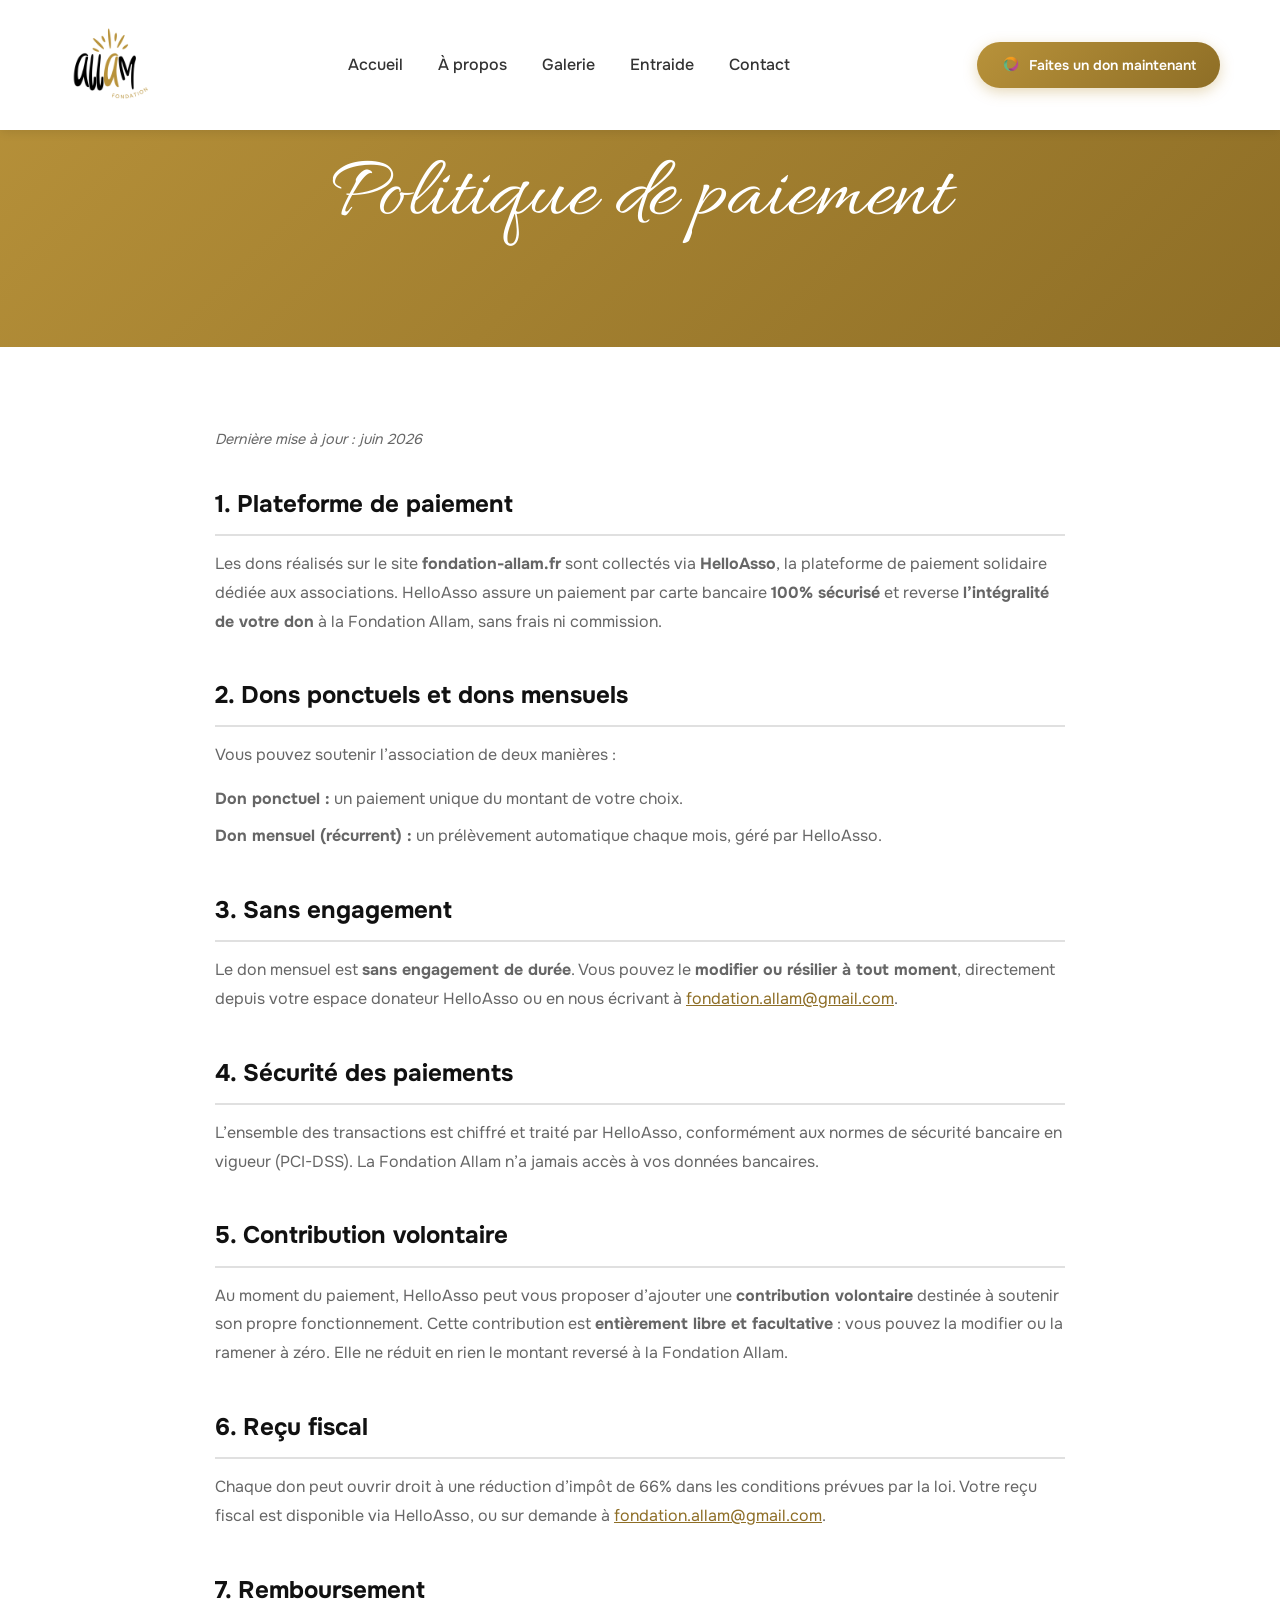
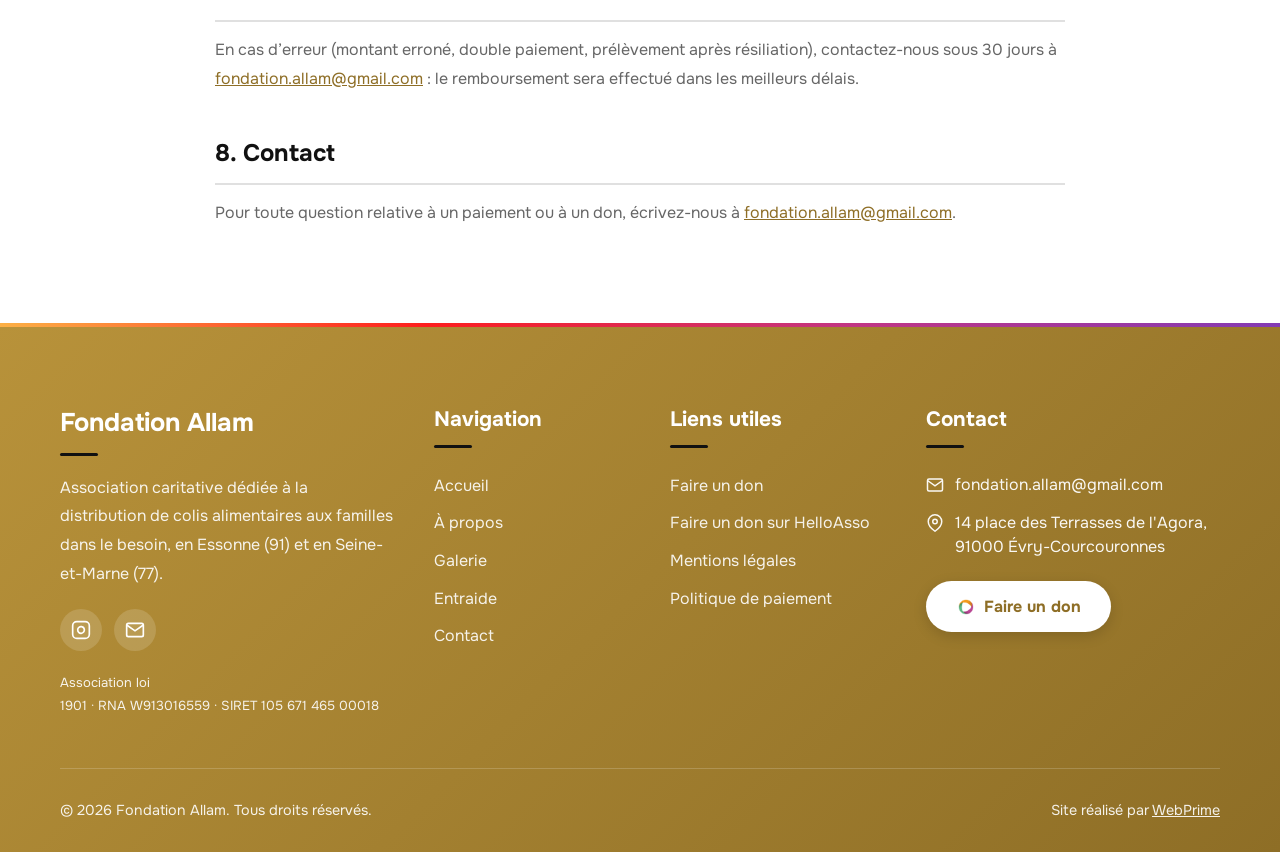
<file: politique-de-paiement.html>
<!DOCTYPE html>
<html lang="fr-FR">
<head>
<meta charset="UTF-8">
    <meta name="viewport" content="width=device-width, initial-scale=1.0">
    <link rel="canonical" href="https://fondation-allam.fr/politique-de-paiement.html"/>
    <meta property="og:type" content="website">
    <meta property="og:url" content="https://fondation-allam.fr/politique-de-paiement.html">
    <meta property="og:title" content="Politique de paiement - Fondation Allam">
    <meta property="og:description" content="Association caritative Fondation Allam - Distribution de colis alimentaires aux familles dans le besoin en Essonne.">
    <meta property="og:image" content="https://fondation-allam.fr/colis_alimentaire_91.webp">
    <link rel="icon" href="favicon.ico" sizes="any">
    <link rel="icon" type="image/png" sizes="32x32" href="favicon-32x32.png">
    <link rel="icon" type="image/png" sizes="96x96" href="favicon-96x96.png">
    <link rel="apple-touch-icon" sizes="96x96" href="favicon-96x96.png">
    <meta name="msapplication-TileColor" content="#ffffff">

    <title>Politique de paiement - Fondation Allam</title>
<meta name='robots' content='max-image-preview:large' />
<meta name="description" content="Association caritative Fondation Allam - Distribution de colis alimentaires aux familles dans le besoin en Essonne.">
<meta name="robots" content="noindex, nofollow">
<link rel='dns-prefetch' href='//fonts.googleapis.com' />
<link href='https://fonts.gstatic.com' crossorigin='anonymous' rel='preconnect' />


<script type="application/ld+json">{"@context":"https://schema.org","@type":"NGO","name":"Fondation Allam","url":"https://fondation-allam.fr/","logo":"https://fondation-allam.fr/fondation-allam.png","description":"Association caritative dédiée à la distribution de colis alimentaires aux familles dans le besoin en Essonne.","email":"fondation.allam@gmail.com","address":{"@type":"PostalAddress","addressRegion":"Île-de-France","postalCode":"91, 77","addressCountry":"FR"},"sameAs":[]}</script>
<link rel='stylesheet' id='fondation-allam-fonts-css' href='https://fonts.googleapis.com/css2?family=Allura&family=Onest:wght@300;400;500;600;700;800&family=Playfair+Display:ital,wght@1,500&display=swap' media='all' />
<link rel='stylesheet' id='fondation-allam-style-css' href='style.css' media='all' />
</head>
<body>
<header class="header">
    <div class="container">
        <a href="index.html" class="logo" title="Fondation Allam - ONG humanitaire fiable">
            <img loading="lazy" src="fondation_allam.png" alt="Fondation Allam - Association humanitaire musulmane" title="Fondation Allam" class="logo-img">
        </a>
        <nav class="nav" id="nav">
            <ul class="nav-list">
                <li><a href="index.html" class="nav-link" title="Accueil - Association musulmane humanitaire">Accueil</a></li>
                <li><a href="ong-musulmane-fiable.html" class="nav-link" title="À propos de notre ONG musulmane fiable">À propos</a></li>
                <li><a href="distribution-colis-alimentaire.html" class="nav-link" title="Galerie distributions colis alimentaires">Galerie</a></li>
                <li><a href="don-gratuit.html" class="nav-link" title="Entraide solidaire">Entraide</a></li>
                <li><a href="contact-don-alimentaire.html" class="nav-link" title="Contact association humanitaire musulmane">Contact</a></li>
            </ul>
        </nav>
        <a href="index.html#don" class="btn btn-primary header-cta" title="Faire un don alimentaire - Don nourriture">Faites un don maintenant</a>
        <button class="mobile-menu-btn" id="mobileMenuBtn" aria-label="Menu">
            <span></span>
            <span></span>
            <span></span>
        </button>
    </div>
</header>
<section class="page-hero">
    <div class="container">
        <h1 class="page-title">Politique de paiement</h1>
    </div>
</section>

<section style="padding: 80px 0;">
    <div class="container">
                    <article class="post-22 page type-page status-publish hentry">
                <div class="entry-content">
                    <div class="legal-content">
<p class="legal-updated">Dernière mise à jour : juin 2026</p>
<h2>1. Plateforme de paiement</h2>
<p>Les dons réalisés sur le site <strong>fondation-allam.fr</strong> sont collectés via <strong>HelloAsso</strong>, la plateforme de paiement solidaire dédiée aux associations. HelloAsso assure un paiement par carte bancaire <strong>100% sécurisé</strong> et reverse <strong>l&rsquo;intégralité de votre don</strong> à la Fondation Allam, sans frais ni commission.</p>
<h2>2. Dons ponctuels et dons mensuels</h2>
<p>Vous pouvez soutenir l&rsquo;association de deux manières :</p>
<ul>
<li><strong>Don ponctuel :</strong> un paiement unique du montant de votre choix.</li>
<li><strong>Don mensuel (récurrent) :</strong> un prélèvement automatique chaque mois, géré par HelloAsso.</li>
</ul>
<h2>3. Sans engagement</h2>
<p>Le don mensuel est <strong>sans engagement de durée</strong>. Vous pouvez le <strong>modifier ou résilier à tout moment</strong>, directement depuis votre espace donateur HelloAsso ou en nous écrivant à <a href="mailto:fondation.allam@gmail.com">fondation.allam@gmail.com</a>.</p>
<h2>4. Sécurité des paiements</h2>
<p>L&rsquo;ensemble des transactions est chiffré et traité par HelloAsso, conformément aux normes de sécurité bancaire en vigueur (PCI-DSS). La Fondation Allam n&rsquo;a jamais accès à vos données bancaires.</p>
<h2>5. Contribution volontaire</h2>
<p>Au moment du paiement, HelloAsso peut vous proposer d&rsquo;ajouter une <strong>contribution volontaire</strong> destinée à soutenir son propre fonctionnement. Cette contribution est <strong>entièrement libre et facultative</strong> : vous pouvez la modifier ou la ramener à zéro. Elle ne réduit en rien le montant reversé à la Fondation Allam.</p>
<h2>6. Reçu fiscal</h2>
<p>Chaque don peut ouvrir droit à une réduction d&rsquo;impôt de 66% dans les conditions prévues par la loi. Votre reçu fiscal est disponible via HelloAsso, ou sur demande à <a href="mailto:fondation.allam@gmail.com">fondation.allam@gmail.com</a>.</p>
<h2>7. Remboursement</h2>
<p>En cas d&rsquo;erreur (montant erroné, double paiement, prélèvement après résiliation), contactez-nous sous 30 jours à <a href="mailto:fondation.allam@gmail.com">fondation.allam@gmail.com</a> : le remboursement sera effectué dans les meilleurs délais.</p>
<h2>8. Contact</h2>
<p>Pour toute question relative à un paiement ou à un don, écrivez-nous à <a href="mailto:fondation.allam@gmail.com">fondation.allam@gmail.com</a>.</p>
</div>
                </div>
            </article>
            </div>
</section>
<footer class="footer">
    <div class="container">
        <div class="footer-grid">
            <div class="footer-about">
                <h4 class="footer-about-title">Fondation Allam</h4>
                <p>Association caritative dédiée à la distribution de colis alimentaires aux familles dans le besoin, en Essonne (91) et en Seine-et-Marne (77).</p>
                <div class="footer-social">
                    <a href="https://www.instagram.com/fondation.allam?igsh=MTRocjRneWFseTM1cg%3D%3D&utm_source=qr" class="footer-social-link" target="_blank" rel="noopener" aria-label="Instagram">
                        <svg viewBox="0 0 24 24" fill="none" stroke="currentColor" stroke-width="2"><rect x="2" y="2" width="20" height="20" rx="5" ry="5"></rect><path d="M16 11.37A4 4 0 1 1 12.63 8 4 4 0 0 1 16 11.37z"></path><line x1="17.5" y1="6.5" x2="17.51" y2="6.5"></line></svg>
                    </a>
                    <a href="mailto:fondation.allam@gmail.com" class="footer-social-link" aria-label="Nous écrire">
                        <svg viewBox="0 0 24 24" fill="none" stroke="currentColor" stroke-width="2"><path d="M4 4h16c1.1 0 2 .9 2 2v12c0 1.1-.9 2-2 2H4c-1.1 0-2-.9-2-2V6c0-1.1.9-2 2-2z"></path><polyline points="22,6 12,13 2,6"></polyline></svg>
                    </a>
                </div>
                <p class="footer-legal">Association loi 1901&nbsp;&middot;&nbsp;RNA&nbsp;W913016559&nbsp;&middot;&nbsp;SIRET&nbsp;105&nbsp;671&nbsp;465&nbsp;00018</p>
            </div>

            <div class="footer-links">
                <h4>Navigation</h4>
                <ul>
                    <li><a href="index.html" title="Accueil association musulmane">Accueil</a></li>
                    <li><a href="ong-musulmane-fiable.html" title="À propos association humanitaire musulmane">À propos</a></li>
                    <li><a href="distribution-colis-alimentaire.html" title="Galerie colis alimentaire distribution">Galerie</a></li>
                    <li><a href="don-gratuit.html" title="Entraide solidaire">Entraide</a></li>
                    <li><a href="contact-don-alimentaire.html" title="Contact don alimentaire">Contact</a></li>
                </ul>
            </div>

            <div class="footer-links">
                <h4>Liens utiles</h4>
                <ul>
                    <li><a href="index.html#don">Faire un don</a></li>
                    <li><a href="https://www.helloasso.com/associations/fondation-allam" target="_blank" rel="noopener" title="Soutenir la Fondation Allam sur HelloAsso">Faire un don sur HelloAsso</a></li>
                    <li><a href="mentions-legales.html">Mentions légales</a></li>
                    <li><a href="politique-de-paiement.html">Politique de paiement</a></li>
                </ul>
            </div>

            <div class="footer-contact">
                <h4>Contact</h4>
                <ul class="footer-contact-list">
                    <li>
                        <svg viewBox="0 0 24 24" fill="none" stroke="currentColor" stroke-width="2"><path d="M4 4h16c1.1 0 2 .9 2 2v12c0 1.1-.9 2-2 2H4c-1.1 0-2-.9-2-2V6c0-1.1.9-2 2-2z"></path><polyline points="22,6 12,13 2,6"></polyline></svg>
                        <span><a href="mailto:fondation.allam@gmail.com">fondation.allam@gmail.com</a></span>
                    </li>
<li>
                        <svg viewBox="0 0 24 24" fill="none" stroke="currentColor" stroke-width="2"><path d="M21 10c0 7-9 13-9 13s-9-6-9-13a9 9 0 0 1 18 0z"></path><circle cx="12" cy="10" r="3"></circle></svg>
                        <span>14 place des Terrasses de l'Agora,<br>91000 Évry-Courcouronnes</span>
                    </li>
                </ul>
                <a href="index.html#don" class="footer-don-btn">Faire un don</a>
            </div>
        </div>

        <div class="footer-bottom">
            <p>&copy; 2026 Fondation Allam. Tous droits réservés.</p>
            <p>Site réalisé par <a href="https://webprime.fr" target="_blank" rel="noopener">WebPrime</a></p>
        </div>
    </div>
</footer>

<script>
window.FondationAllamConfig = {
    donRedirectMode: "helloasso",
    helloassoMonthly: "https://www.helloasso.com/associations/fondation-allam/adhesions/dons-mensuel",
    helloassoOnce: "https://www.helloasso.com/associations/fondation-allam/adhesions/dons-ponctuels",
    googleSheetId: "1TOq8ni8kG1_5IfdfG-MNHLuCBNeUZkmdhC4Kqsn0LTo",
    googleSheetName: "Feuille 1",
    formEndpoint: "https://formsubmit.co/ajax/fondation.allam@gmail.com",
    contactPageUrl: "contact-don-alimentaire.html"
};
</script>
<script src="script.js"></script>
    <nav class="bottom-nav">
        <a href="https://www.instagram.com/fondation.allam?igsh=MTRocjRneWFseTM1cg%3D%3D&utm_source=qr" target="_blank" rel="noopener" class="bottom-nav-item" title="Instagram Fondation Allam">
            <span class="bottom-nav-icon"><svg viewBox="0 0 24 24"><rect x="2" y="2" width="20" height="20" rx="5"/><circle cx="12" cy="12" r="4"/><line x1="17.5" y1="6.5" x2="17.51" y2="6.5"/></svg></span>
            <span class="bottom-nav-label">Instagram</span>
        </a>
        <a href="contact-don-alimentaire.html" class="bottom-nav-item" title="Contact">
            <span class="bottom-nav-icon"><svg viewBox="0 0 24 24"><rect x="3" y="5" width="18" height="14" rx="2"/><path d="M3 7l9 6 9-6"/></svg></span>
            <span class="bottom-nav-label">Contact</span>
        </a>
        <a href="don-gratuit.html" class="bottom-nav-item" title="Entraide">
            <span class="bottom-nav-icon"><svg viewBox="0 0 24 24"><circle cx="9" cy="7" r="3"/><path d="M2 21v-1.5A4.5 4.5 0 0 1 6.5 15h5a4.5 4.5 0 0 1 4.5 4.5V21"/><path d="M16 3.5a3.5 3.5 0 0 1 0 7"/><path d="M22 21v-1.5a4.5 4.5 0 0 0-3-4.24"/></svg></span>
            <span class="bottom-nav-label">Entraide</span>
        </a>
        <a href="https://www.helloasso.com/associations/fondation-allam" target="_blank" rel="noopener" class="bottom-nav-item bottom-nav-don" title="Faire un don sur HelloAsso">
            <span class="bottom-nav-icon"><svg viewBox="0 0 24 24"><path d="M12 21c-3-2.5-7-5.5-7-10a3.5 3.5 0 0 1 7-1 3.5 3.5 0 0 1 7 1c0 4.5-4 7.5-7 10z"/></svg></span>
            <span class="bottom-nav-label">Don</span>
        </a>
    </nav>
</body>
</html>
</file>
<file: style.css>
/*
Theme Name: Fondation Allam
Theme URI: https://fondation-allam.fr/
Author: WebPrime
Author URI: https://webprime.fr/
Description: Theme custom pour la Fondation Allam - Association caritative en Essonne. Reprise pixel-perfect du site HTML original avec integration WordPress, Paid Member Subscriptions et Stripe.
Version: 1.0.0
Requires at least: 6.0
Requires PHP: 7.4
License: GNU General Public License v2 or later
License URI: http://www.gnu.org/licenses/gpl-2.0.html
Text Domain: fondation-allam
Tags: charity, ngo, non-profit, food-bank, association
*/
:root {
    --primary-color: #b8923a;
    --primary-dark: #8e6e26;
    --secondary-color: #111111;
    --text-color: #333333;
    --text-light: #666666;
    --white: #ffffff;
    --gray-light: #f5f5f5;
    --gray-border: #e0e0e0;
    --transition: all 0.3s ease;
    --shadow: 0 4px 20px rgba(0, 0, 0, 0.1);
    --shadow-hover: 0 8px 30px rgba(0, 0, 0, 0.15);
}

* {
    margin: 0;
    padding: 0;
    box-sizing: border-box;
}

html {
    scroll-behavior: smooth;
}

body {
    font-family: 'Onest', -apple-system, BlinkMacSystemFont, 'Segoe UI', sans-serif;
    font-size: 16px;
    line-height: 1.6;
    color: var(--text-color);
    background-color: var(--white);
}

a {
    text-decoration: none;
    color: inherit;
    transition: var(--transition);
}

ul {
    list-style: none;
}

img {
    max-width: 100%;
    height: auto;
    display: block;
}

.container {
    max-width: 1200px;
    margin: 0 auto;
    padding: 0 20px;
}

.btn {
    display: inline-block;
    padding: 14px 32px;
    font-size: 16px;
    font-weight: 600;
    border-radius: 50px;
    cursor: pointer;
    transition: var(--transition);
    border: none;
    text-align: center;
}

.btn-primary {
    background-color: var(--primary-color);
    color: var(--white);
}

.btn-primary:hover {
    background-color: var(--primary-dark);
    transform: translateY(-2px);
    box-shadow: var(--shadow);
}

.btn-secondary {
    background-color: transparent;
    color: var(--primary-color);
    border: 2px solid var(--primary-color);
}

.btn-secondary:hover {
    background-color: var(--primary-color);
    color: var(--white);
    transform: translateY(-2px);
}

.btn-large {
    padding: 18px 42px;
    font-size: 18px;
}

.section-title {
    font-size: 2.5rem;
    font-weight: 700;
    color: var(--secondary-color);
    margin-bottom: 10px;
    text-align: center;
}

.section-subtitle {
    font-size: 1.1rem;
    color: var(--text-light);
    text-align: center;
    margin-bottom: 50px;
}

.header {
    position: fixed;
    top: 0;
    left: 0;
    right: 0;
    background-color: var(--white);
    z-index: 1000;
    padding: 15px 0;
    box-shadow: 0 2px 10px rgba(0, 0, 0, 0.1);
}

.header .container {
    display: flex;
    align-items: center;
    justify-content: space-between;
}

.logo {
    display: flex;
    align-items: center;
}

.logo-img {
    height: 100px;
    width: auto;
}

.logo-text {
    color: var(--secondary-color);
}

.logo-91 {
    color: var(--primary-color);
}

.nav-list {
    display: flex;
    gap: 35px;
}

.nav-link {
    font-weight: 500;
    color: var(--text-color);
    position: relative;
}

.nav-link::after {
    content: '';
    position: absolute;
    bottom: -5px;
    left: 0;
    width: 0;
    height: 2px;
    background-color: var(--primary-color);
    transition: var(--transition);
}

.nav-link:hover::after,
.nav-link.active::after {
    width: 100%;
}

.nav-link:hover,
.nav-link.active {
    color: var(--primary-color);
}

.header-cta {
    padding: 12px 24px;
    font-size: 14px;
}

.mobile-menu-btn {
    display: none;
    flex-direction: column;
    gap: 5px;
    background: none;
    border: none;
    cursor: pointer;
    padding: 5px;
}

.mobile-menu-btn span {
    width: 25px;
    height: 3px;
    background-color: var(--secondary-color);
    border-radius: 2px;
    transition: var(--transition);
}

.hero {
    position: relative;
    height: 100vh;
    min-height: 600px;
    display: flex;
    align-items: center;
    justify-content: center;
    overflow: hidden;
    margin-top: 115px;
}

.hero-image {
    position: absolute;
    top: 0;
    left: 0;
    width: 100%;
    height: 100%;
    object-fit: cover;
}

.hero-overlay {
    position: absolute;
    top: 0;
    left: 0;
    width: 100%;
    height: 100%;
    background: linear-gradient(135deg, rgba(0, 0, 0, 0.6) 0%, rgba(0, 0, 0, 0.3) 100%);
    z-index: 1;
}

.hero-content {
    position: relative;
    z-index: 2;
    text-align: center;
    color: var(--white);
    max-width: 800px;
    padding: 0 20px;
}

.hero-quote {
    font-family: 'Playfair Display', Georgia, serif;
    font-size: 1.6rem;
    font-weight: 500;
    line-height: 1.5;
    margin-bottom: 20px;
    font-style: italic;
    text-shadow: 2px 2px 10px rgba(0, 0, 0, 0.3);
    opacity: 0.9;
}

.hero-title {
    font-family: 'Allura', cursive;
    font-size: 6rem;
    font-weight: 400;
    line-height: 1;
    color: #e8c878;
    margin-bottom: 20px;
    text-shadow: 2px 2px 20px rgba(0, 0, 0, 0.5);
}

.hero-description {
    font-size: 1.2rem;
    line-height: 1.8;
    margin-bottom: 30px;
    max-width: 700px;
    margin-left: auto;
    margin-right: auto;
    opacity: 0.95;
}

.impact {
    padding: 60px 0;
    background-color: var(--white);
}

.impact-grid {
    display: flex;
    justify-content: center;
    gap: 80px;
    flex-wrap: wrap;
}

.impact-card {
    text-align: center;
}

.impact-number {
    font-size: 4rem;
    font-weight: 800;
    color: var(--primary-color);
    display: block;
}

.impact-plus {
    font-size: 3rem;
    font-weight: 800;
    color: var(--primary-color);
    margin-left: -10px;
}

.impact-label {
    font-size: 1.2rem;
    color: var(--text-light);
    display: block;
    margin-top: 5px;
}

.impact-section {
    padding: 100px 0;
    background-color: var(--white);
}

.impact-content {
    display: grid;
    grid-template-columns: 1fr 1fr;
    gap: 60px;
    align-items: center;
}

.impact-text .section-title {
    text-align: left;
    margin-bottom: 15px;
}

.section-subtitle-large {
    font-size: 1.5rem;
    font-weight: 600;
    color: var(--primary-color);
    margin-bottom: 20px;
}

.impact-text p {
    color: var(--text-light);
    margin-bottom: 15px;
    line-height: 1.8;
}

.impact-stat-highlight {
    margin: 30px 0;
    padding: 20px;
    background-color: var(--gray-light);
    border-radius: 15px;
    display: inline-block;
}

.stat-big {
    font-size: 3.5rem;
    font-weight: 800;
    color: var(--primary-color);
    display: block;
}

.stat-text {
    font-size: 1.1rem;
    color: var(--text-color);
    font-weight: 500;
}

.impact-image {
    border-radius: 20px;
    overflow: hidden;
    box-shadow: var(--shadow-hover);
}

.impact-image img {
    width: 100%;
    height: 400px;
    object-fit: cover;
}

.services {
    padding: 100px 0;
    background-color: var(--gray-light);
}

.services-grid {
    display: grid;
    grid-template-columns: repeat(4, 1fr);
    gap: 30px;
}

.service-card {
    background-color: var(--white);
    padding: 40px 30px;
    border-radius: 15px;
    text-align: center;
    transition: var(--transition);
    box-shadow: var(--shadow);
}

.service-card:hover {
    transform: translateY(-10px);
    box-shadow: var(--shadow-hover);
}

.service-icon {
    width: 80px;
    height: 80px;
    margin: 0 auto 25px;
    background-color: rgba(184, 146, 58, 0.1);
    border-radius: 50%;
    display: flex;
    align-items: center;
    justify-content: center;
}

.service-icon svg {
    width: 40px;
    height: 40px;
    color: var(--primary-color);
}

.service-card h3 {
    font-size: 1.4rem;
    margin-bottom: 15px;
    color: var(--secondary-color);
}

.service-card p {
    color: var(--text-light);
    line-height: 1.7;
}

.service-number {
    width: 50px;
    height: 50px;
    background-color: var(--primary-color);
    color: var(--white);
    border-radius: 50%;
    display: flex;
    align-items: center;
    justify-content: center;
    font-size: 1.5rem;
    font-weight: 700;
    margin: 0 auto 20px;
}

.services-stats {
    display: flex;
    justify-content: center;
    gap: 80px;
    margin-top: 60px;
    padding-top: 60px;
    border-top: 1px solid var(--gray-border);
}

.services-stat {
    text-align: center;
    max-width: 300px;
}

.services-stat-number {
    font-size: 4rem;
    font-weight: 800;
    color: var(--primary-color);
    display: block;
}

.services-stat-label {
    font-size: 1.3rem;
    font-weight: 600;
    color: var(--secondary-color);
    display: block;
    margin-bottom: 10px;
}

.services-stat-desc {
    color: var(--text-light);
    line-height: 1.6;
}

.section-cta {
    text-align: center;
    margin-top: 50px;
}

.about {
    padding: 100px 0;
}

.about-grid {
    display: grid;
    grid-template-columns: 1fr 1fr;
    gap: 60px;
    align-items: center;
}

.about-content .section-title {
    text-align: left;
}

.about-content p {
    margin-bottom: 20px;
    color: var(--text-light);
    line-height: 1.8;
}

.about-content .btn {
    margin-top: 20px;
}

.about-buttons {
    display: flex;
    gap: 15px;
    margin-top: 25px;
    flex-wrap: wrap;
}

.about-stats {
    display: grid;
    grid-template-columns: 1fr 1fr;
    gap: 25px;
}

.stat-box {
    background-color: var(--gray-light);
    padding: 35px 25px;
    border-radius: 15px;
    text-align: center;
    transition: var(--transition);
}

.stat-box:hover {
    background-color: var(--primary-color);
}

.stat-box:hover .stat-number,
.stat-box:hover .stat-label {
    color: var(--white);
}

.stat-number {
    font-size: 2.8rem;
    font-weight: 800;
    color: var(--primary-color);
    display: block;
    transition: var(--transition);
}

.stat-label {
    font-size: 1rem;
    color: var(--text-light);
    margin-top: 5px;
    transition: var(--transition);
}

.news {
    padding: 100px 0;
    background-color: var(--gray-light);
}

.news-grid {
    display: grid;
    grid-template-columns: repeat(3, 1fr);
    gap: 30px;
    margin-bottom: 50px;
}

.news-card {
    background-color: var(--white);
    border-radius: 15px;
    overflow: hidden;
    box-shadow: var(--shadow);
    transition: var(--transition);
}

.news-card:hover {
    transform: translateY(-5px);
    box-shadow: var(--shadow-hover);
}

.news-image {
    height: 200px;
    overflow: hidden;
}

.news-image img {
    width: 100%;
    height: 100%;
    object-fit: cover;
    transition: var(--transition);
}

.news-card:hover .news-image img {
    transform: scale(1.1);
}

.news-content {
    padding: 25px;
}

.news-meta {
    display: flex;
    gap: 15px;
    font-size: 0.85rem;
    color: var(--text-light);
    margin-bottom: 15px;
    flex-wrap: wrap;
}

.news-content h3 {
    font-size: 1.2rem;
    margin-bottom: 15px;
    color: var(--secondary-color);
    line-height: 1.4;
}

.news-content p {
    color: var(--text-light);
    margin-bottom: 15px;
    font-size: 0.95rem;
}

.news-link {
    color: var(--primary-color);
    font-weight: 600;
    display: inline-flex;
    align-items: center;
    gap: 5px;
}

.news-link:hover {
    gap: 10px;
}

.news-cta {
    text-align: center;
}

.cta-banner {
    padding: 80px 0;
    background: linear-gradient(135deg, var(--primary-color) 0%, var(--primary-dark) 100%);
    color: var(--white);
}

.cta-content {
    text-align: center;
    max-width: 700px;
    margin: 0 auto;
}

.cta-content h2 {
    font-size: 2.5rem;
    margin-bottom: 20px;
}

.cta-content p {
    font-size: 1.1rem;
    opacity: 0.95;
    margin-bottom: 30px;
    line-height: 1.8;
}

.cta-banner .btn-primary {
    background-color: var(--white);
    color: var(--primary-color);
}

.cta-banner .btn-primary:hover {
    background-color: var(--secondary-color);
    color: var(--white);
}

.faq {
    padding: 100px 0;
}

.faq-list {
    max-width: 800px;
    margin: 0 auto;
}

.faq-item {
    border-bottom: 1px solid var(--gray-border);
    margin-bottom: 10px;
}

.faq-question {
    width: 100%;
    display: flex;
    justify-content: space-between;
    align-items: center;
    padding: 20px 0;
    background: none;
    border: none;
    cursor: pointer;
    font-size: 1.1rem;
    font-weight: 600;
    color: var(--secondary-color);
    text-align: left;
    font-family: inherit;
}

.faq-icon {
    width: 24px;
    height: 24px;
    color: var(--primary-color);
    transition: var(--transition);
    flex-shrink: 0;
}

.faq-item.active .faq-icon {
    transform: rotate(180deg);
}

.faq-answer {
    max-height: 0;
    overflow: hidden;
    transition: max-height 0.3s ease;
}

.faq-item.active .faq-answer {
    max-height: 300px;
}

.faq-answer p {
    padding-bottom: 20px;
    color: var(--text-light);
    line-height: 1.8;
}

.donation {
    padding: 100px 0;
    background-color: var(--gray-light);
}

.donation-header {
    text-align: center;
    margin-bottom: 40px;
}

.donation-header .section-title {
    color: var(--secondary-color);
}

.donation-type-toggle {
    display: flex;
    justify-content: center;
    gap: 0;
    margin-bottom: 40px;
    background-color: var(--white);
    border-radius: 50px;
    padding: 5px;
    max-width: 350px;
    margin-left: auto;
    margin-right: auto;
    box-shadow: var(--shadow);
}

.donation-type-btn {
    flex: 1;
    padding: 15px 30px;
    border: none;
    background: transparent;
    font-size: 16px;
    font-weight: 600;
    cursor: pointer;
    border-radius: 50px;
    transition: var(--transition);
    font-family: inherit;
    color: var(--text-light);
}

.donation-type-btn.active {
    background-color: var(--primary-color);
    color: var(--white);
}

.donation-type-btn:hover:not(.active) {
    color: var(--primary-color);
}

.donation-amounts {
    display: grid;
    grid-template-columns: repeat(4, 1fr);
    gap: 20px;
    margin-bottom: 30px;
}

.donation-amounts.three-cards {
    grid-template-columns: repeat(3, 1fr);
    max-width: 900px;
    margin-left: auto;
    margin-right: auto;
}

.amount-card {
    background-color: var(--white);
    border: 2px solid var(--gray-border);
    border-radius: 15px;
    padding: 30px 20px;
    text-align: center;
    cursor: pointer;
    transition: var(--transition);
    position: relative;
}

.amount-card:hover,
.amount-card.selected {
    border-color: var(--primary-color);
    transform: translateY(-5px);
    box-shadow: var(--shadow);
}

.amount-card.selected {
    background-color: rgba(184, 146, 58, 0.05);
}

.amount-card.popular {
    border-color: var(--primary-color);
}

.popular-badge {
    position: absolute;
    top: -12px;
    left: 50%;
    transform: translateX(-50%);
    background-color: var(--primary-color);
    color: var(--white);
    padding: 5px 15px;
    border-radius: 20px;
    font-size: 12px;
    font-weight: 600;
}

.amount-value {
    font-size: 2.5rem;
    font-weight: 800;
    color: var(--secondary-color);
}

.amount-value span {
    font-size: 1.5rem;
}

.amount-period {
    color: var(--text-light);
    font-size: 14px;
    margin-bottom: 15px;
}

.amount-impact {
    color: var(--primary-color);
    font-weight: 600;
    font-size: 14px;
    margin-bottom: 10px;
}

.amount-after-tax {
    font-size: 13px;
    color: var(--text-light);
}

.amount-after-tax strong {
    color: var(--secondary-color);
}

.custom-amount {
    text-align: center;
    margin-bottom: 30px;
}

.custom-amount label {
    display: block;
    margin-bottom: 15px;
    color: var(--text-light);
}

.custom-amount-input {
    display: inline-flex;
    align-items: center;
    background-color: var(--white);
    border: 2px solid var(--gray-border);
    border-radius: 50px;
    padding: 5px 20px;
    transition: var(--transition);
}

.custom-amount-input:focus-within {
    border-color: var(--primary-color);
}

.custom-amount-input input {
    border: none;
    outline: none;
    font-size: 18px;
    font-weight: 600;
    width: 150px;
    text-align: center;
    font-family: inherit;
}

.custom-amount-input .currency {
    font-size: 18px;
    font-weight: 600;
    color: var(--text-light);
}

.donation-submit {
    text-align: center;
    margin-bottom: 50px;
}

.tax-benefits {
    background-color: var(--white);
    border-radius: 20px;
    padding: 40px;
    max-width: 800px;
    margin: 0 auto 50px;
    box-shadow: var(--shadow);
}

.tax-benefits-header {
    display: flex;
    align-items: center;
    justify-content: center;
    gap: 15px;
    margin-bottom: 20px;
}

.tax-benefits-header svg {
    width: 40px;
    height: 40px;
    color: #28a745;
}

.tax-benefits-header h3 {
    font-size: 1.5rem;
    color: var(--secondary-color);
}

.tax-benefits > p {
    text-align: center;
    color: var(--text-light);
    margin-bottom: 25px;
}

.tax-examples {
    display: flex;
    justify-content: center;
    gap: 30px;
    flex-wrap: wrap;
    margin-bottom: 20px;
}

.tax-example {
    display: flex;
    align-items: center;
    gap: 10px;
    background-color: var(--gray-light);
    padding: 15px 25px;
    border-radius: 10px;
}

.tax-don {
    color: var(--text-color);
    font-weight: 500;
}

.tax-arrow {
    color: var(--primary-color);
    font-weight: bold;
}

.tax-result {
    color: var(--text-light);
}

.tax-result strong {
    color: #28a745;
}

.tax-note {
    text-align: center;
    font-size: 13px;
    color: var(--text-light);
    font-style: italic;
}

.why-donate {
    max-width: 1000px;
    margin: 0 auto;
}

.why-donate h3 {
    text-align: center;
    font-size: 1.8rem;
    margin-bottom: 40px;
    color: var(--secondary-color);
}

.why-donate-grid {
    display: grid;
    grid-template-columns: repeat(4, 1fr);
    gap: 30px;
}

.why-item {
    text-align: center;
    padding: 20px;
}

.why-icon {
    width: 60px;
    height: 60px;
    margin: 0 auto 20px;
    background-color: rgba(184, 146, 58, 0.1);
    border-radius: 50%;
    display: flex;
    align-items: center;
    justify-content: center;
}

.why-icon svg {
    width: 28px;
    height: 28px;
    color: var(--primary-color);
}

.why-item h4 {
    font-size: 1.1rem;
    margin-bottom: 10px;
    color: var(--secondary-color);
}

.why-item p {
    color: var(--text-light);
    font-size: 14px;
}

.contact {
    padding: 100px 0;
}

.contact-grid {
    display: grid;
    grid-template-columns: 1fr 1fr;
    gap: 60px;
}

.contact-info {
    display: flex;
    flex-direction: column;
    gap: 30px;
}

.contact-item {
    display: flex;
    gap: 20px;
    align-items: flex-start;
}

.contact-icon {
    width: 60px;
    height: 60px;
    background-color: rgba(184, 146, 58, 0.1);
    border-radius: 50%;
    display: flex;
    align-items: center;
    justify-content: center;
    flex-shrink: 0;
}

.contact-icon svg {
    width: 28px;
    height: 28px;
    color: var(--primary-color);
}

.contact-text h4 {
    font-size: 1.2rem;
    margin-bottom: 5px;
    color: var(--secondary-color);
}

.contact-text p {
    color: var(--text-light);
}

.contact-text a:hover {
    color: var(--primary-color);
}

.contact-form {
    background-color: var(--gray-light);
    padding: 40px;
    border-radius: 15px;
}

.form-group {
    margin-bottom: 20px;
}

.form-group input,
.form-group textarea {
    width: 100%;
    padding: 15px 20px;
    border: 2px solid var(--gray-border);
    border-radius: 10px;
    font-size: 16px;
    font-family: inherit;
    transition: var(--transition);
    background-color: var(--white);
}

.form-group input:focus,
.form-group textarea:focus {
    outline: none;
    border-color: var(--primary-color);
}

.form-group textarea {
    resize: vertical;
    min-height: 120px;
}

.contact-form .btn {
    width: 100%;
}

.contact-page {
    padding: 80px 0;
    background-color: var(--gray-light);
}

.contact-page-grid {
    display: grid;
    grid-template-columns: 1fr 1.5fr;
    gap: 40px;
    align-items: start;
}

.contact-info-card {
    background-color: var(--white);
    padding: 40px;
    border-radius: 20px;
    box-shadow: var(--shadow);
}

.contact-info-card h2 {
    font-size: 1.5rem;
    color: var(--secondary-color);
    margin-bottom: 30px;
}

.contact-info-list {
    display: flex;
    flex-direction: column;
    gap: 25px;
}

.contact-info-item {
    display: flex;
    gap: 15px;
    align-items: flex-start;
}

.contact-info-icon {
    width: 50px;
    height: 50px;
    background-color: rgba(184, 146, 58, 0.1);
    border-radius: 50%;
    display: flex;
    align-items: center;
    justify-content: center;
    flex-shrink: 0;
}

.contact-info-icon svg {
    width: 24px;
    height: 24px;
    color: var(--primary-color);
}

.contact-info-item h4 {
    font-size: 1rem;
    color: var(--secondary-color);
    margin-bottom: 5px;
}

.contact-info-item p {
    color: var(--text-light);
    font-size: 0.95rem;
}

.contact-info-item a {
    color: var(--text-light);
    transition: var(--transition);
}

.contact-info-item a:hover {
    color: var(--primary-color);
}

.contact-social {
    margin-top: 30px;
    padding-top: 30px;
    border-top: 1px solid var(--gray-border);
}

.contact-social h4 {
    font-size: 1rem;
    color: var(--secondary-color);
    margin-bottom: 15px;
}

.social-links {
    display: flex;
    gap: 15px;
}

.social-link {
    width: 45px;
    height: 45px;
    background-color: var(--gray-light);
    border-radius: 50%;
    display: flex;
    align-items: center;
    justify-content: center;
    transition: var(--transition);
}

.social-link:hover {
    background-color: var(--primary-color);
}

.social-link svg {
    width: 22px;
    height: 22px;
    color: var(--secondary-color);
    transition: var(--transition);
}

.social-link:hover svg {
    color: var(--white);
}

.contact-form-card {
    background-color: var(--white);
    padding: 40px;
    border-radius: 20px;
    box-shadow: var(--shadow);
}

.contact-form-card h2 {
    font-size: 1.5rem;
    color: var(--secondary-color);
    margin-bottom: 30px;
}

.contact-form-card .contact-form {
    background-color: transparent;
    padding: 0;
    border-radius: 0;
}

.form-row {
    display: grid;
    grid-template-columns: 1fr 1fr;
    gap: 20px;
}

.form-group label {
    display: block;
    margin-bottom: 8px;
    font-weight: 500;
    color: var(--secondary-color);
    font-size: 0.95rem;
}

.form-group select {
    width: 100%;
    padding: 15px 20px;
    border: 2px solid var(--gray-border);
    border-radius: 10px;
    font-size: 16px;
    font-family: inherit;
    transition: var(--transition);
    background-color: var(--white);
    cursor: pointer;
    appearance: none;
    background-image: url("data:image/svg+xml,%3Csvg xmlns='http://www.w3.org/2000/svg' width='24' height='24' viewBox='0 0 24 24' fill='none' stroke='%23666' stroke-width='2' stroke-linecap='round' stroke-linejoin='round'%3E%3Cpolyline points='6 9 12 15 18 9'%3E%3C/polyline%3E%3C/svg%3E");
    background-repeat: no-repeat;
    background-position: right 15px center;
    background-size: 20px;
}

.form-group select:focus {
    outline: none;
    border-color: var(--primary-color);
}

.contact-form-card .btn {
    width: 100%;
    margin-top: 10px;
}

.newsletter {
    padding: 60px 0;
    background-color: var(--gray-light);
}

.newsletter-content {
    text-align: center;
    max-width: 600px;
    margin: 0 auto;
}

.newsletter-content h3 {
    font-size: 1.8rem;
    margin-bottom: 10px;
    color: var(--secondary-color);
}

.newsletter-content p {
    color: var(--text-light);
    margin-bottom: 25px;
}

.newsletter-form {
    display: flex;
    gap: 15px;
    justify-content: center;
}

.newsletter-form input {
    flex: 1;
    max-width: 350px;
    padding: 15px 25px;
    border: 2px solid var(--gray-border);
    border-radius: 50px;
    font-size: 16px;
    font-family: inherit;
}

.newsletter-form input:focus {
    outline: none;
    border-color: var(--primary-color);
}

.cta-entraide {
    padding: 80px 0;
    background: var(--gray-light);
}

.cta-entraide-grid {
    display: grid;
    grid-template-columns: repeat(2, 1fr);
    gap: 30px;
    margin-top: 40px;
}

.cta-entraide-card {
    background: var(--white);
    border-radius: 20px;
    padding: 40px 35px;
    text-align: center;
    box-shadow: var(--shadow);
    transition: var(--transition);
}

.cta-entraide-card:hover {
    transform: translateY(-8px);
    box-shadow: var(--shadow-hover);
}

.cta-entraide-icon {
    width: 80px;
    height: 80px;
    background: linear-gradient(135deg, var(--primary-color) 0%, var(--primary-dark) 100%);
    border-radius: 50%;
    display: flex;
    align-items: center;
    justify-content: center;
    margin: 0 auto 25px;
}

.cta-entraide-icon svg {
    width: 40px;
    height: 40px;
    color: var(--white);
}

.cta-entraide-card h3 {
    font-size: 1.4rem;
    margin-bottom: 15px;
    color: var(--secondary-color);
    font-weight: 700;
}

.cta-entraide-card p {
    color: var(--text-light);
    margin-bottom: 25px;
    font-size: 1rem;
    line-height: 1.6;
}

.cta-entraide-card .btn {
    min-width: 200px;
}

.btn-outline {
    background: transparent;
    border: 2px solid var(--primary-color);
    color: var(--primary-color);
}

.btn-outline:hover {
    background: var(--primary-color);
    color: var(--white);
}

@media (max-width: 768px) {
    .cta-entraide-grid {
        grid-template-columns: 1fr;
    }
}

.sponsors {
    padding: 80px 0;
    background-color: var(--white);
}

.sponsors-grid {
    display: flex;
    justify-content: center;
    align-items: center;
    gap: 50px;
    flex-wrap: wrap;
    margin-top: 20px;
}

.sponsor-item {
    background-color: var(--white);
    padding: 20px 30px;
    border-radius: 15px;
    box-shadow: var(--shadow);
    transition: var(--transition);
    display: flex;
    align-items: center;
    justify-content: center;
}

.sponsor-item:hover {
    transform: translateY(-5px);
    box-shadow: var(--shadow-hover);
}

.sponsor-item img {
    max-height: 60px;
    width: auto;
    max-width: 150px;
    object-fit: contain;
    transition: var(--transition);
}

.sponsor-item:hover img {
    opacity: 0.8;
}

.page-hero {
    background: linear-gradient(135deg, var(--primary-color) 0%, var(--primary-dark) 100%);
    padding: 150px 0 80px;
    text-align: center;
    color: var(--white);
}

.page-title {
    font-family: 'Allura', cursive;
    font-size: 5.5rem;
    font-weight: 400;
    line-height: 1.1;
    margin-bottom: 20px;
}

.page-description {
    font-size: 1.2rem;
    max-width: 700px;
    margin: 0 auto;
    opacity: 0.95;
    line-height: 1.8;
}

.distribution-intro {
    padding: 60px 0;
    background-color: var(--white);
}

.intro-content {
    max-width: 800px;
    margin: 0 auto;
    text-align: center;
}

.intro-content p {
    font-size: 1.1rem;
    color: var(--text-light);
    line-height: 1.8;
    margin-bottom: 15px;
}

.gallery-section {
    padding: 80px 0;
    background-color: var(--gray-light);
}

.gallery-grid {
    display: grid;
    grid-template-columns: repeat(3, 1fr);
    gap: 20px;
    margin-top: 40px;
}

.gallery-item {
    position: relative;
    border-radius: 15px;
    overflow: hidden;
    aspect-ratio: 4/3;
    cursor: pointer;
}

.gallery-item img {
    width: 100%;
    height: 100%;
    object-fit: cover;
    transition: transform 0.5s ease;
}

.gallery-item:hover img {
    transform: scale(1.1);
}

.gallery-overlay {
    position: absolute;
    bottom: 0;
    left: 0;
    right: 0;
    background: linear-gradient(transparent, rgba(0, 0, 0, 0.8));
    padding: 30px 20px 20px;
    opacity: 0;
    transition: opacity 0.3s ease;
}

.gallery-item:hover .gallery-overlay {
    opacity: 1;
}

.gallery-overlay span {
    color: var(--white);
    font-weight: 600;
    font-size: 1rem;
}

.distribution-impact {
    padding: 100px 0;
    background-color: var(--white);
    text-align: center;
}

.impact-stats-grid {
    display: flex;
    justify-content: center;
    gap: 60px;
    margin: 50px 0;
}

.impact-stat-card {
    background-color: var(--gray-light);
    padding: 40px 50px;
    border-radius: 20px;
    text-align: center;
}

.impact-stat-icon {
    width: 70px;
    height: 70px;
    background-color: rgba(184, 146, 58, 0.1);
    border-radius: 50%;
    display: flex;
    align-items: center;
    justify-content: center;
    margin: 0 auto 20px;
}

.impact-stat-icon svg {
    width: 35px;
    height: 35px;
    color: var(--primary-color);
}

.impact-stat-number {
    font-size: 3.5rem;
    font-weight: 800;
    color: var(--primary-color);
    display: block;
}

.impact-stat-label {
    font-size: 1.1rem;
    color: var(--text-color);
    font-weight: 500;
    display: block;
    margin-top: 10px;
}

.impact-message {
    max-width: 700px;
    margin: 0 auto;
    font-size: 1.1rem;
    color: var(--text-light);
    line-height: 1.8;
}

.support-section {
    padding: 100px 0;
    background-color: var(--gray-light);
}

.support-grid {
    display: grid;
    grid-template-columns: 1fr 1fr;
    gap: 60px;
    align-items: center;
}

.support-image {
    border-radius: 20px;
    overflow: hidden;
    box-shadow: var(--shadow-hover);
}

.support-image img {
    width: 100%;
    height: 400px;
    object-fit: cover;
}

.support-content .section-title {
    text-align: left;
    margin-bottom: 20px;
}

.support-content p {
    color: var(--text-light);
    line-height: 1.8;
    margin-bottom: 15px;
}

.support-content .btn {
    margin-top: 20px;
}

.carousel-section {
    padding: 60px 0;
    background-color: var(--white);
    overflow: hidden;
}

.carousel-container {
    width: 100%;
    overflow: hidden;
}

.carousel-track {
    display: flex;
    gap: 20px;
    animation: scroll 30s linear infinite;
    width: max-content;
}

.carousel-item {
    flex-shrink: 0;
    width: 300px;
    height: 350px;
    border-radius: 20px;
    overflow: hidden;
}

.carousel-item img {
    width: 100%;
    height: 100%;
    object-fit: cover;
    transition: transform 0.5s ease;
}

.carousel-item:hover img {
    transform: scale(1.05);
}

@keyframes scroll {
    0% {
        transform: translateX(0);
    }
    100% {
        transform: translateX(-50%);
    }
}

.carousel-container:hover .carousel-track {
    animation-play-state: paused;
}

.transformed-lives {
    padding: 100px 0;
    background-color: var(--gray-light);
}

.transformed-grid {
    display: grid;
    grid-template-columns: 1fr 1.2fr;
    gap: 60px;
    align-items: center;
}

.transformed-title {
    font-size: 2.2rem;
    font-weight: 800;
    color: var(--secondary-color);
    margin-bottom: 25px;
    line-height: 1.3;
}

.transformed-content p {
    color: var(--text-light);
    line-height: 1.8;
    margin-bottom: 15px;
    font-size: 1.05rem;
}

.transformed-content strong {
    color: var(--primary-color);
}

.transformed-stats {
    margin-top: 30px;
}

.transformed-stat {
    display: flex;
    align-items: flex-start;
    gap: 12px;
    margin-bottom: 15px;
}

.transformed-stat-icon {
    font-size: 1.5rem;
}

.transformed-stat-number {
    font-size: 1.3rem;
    font-weight: 800;
    color: var(--secondary-color);
}

.transformed-stat-label {
    font-size: 1rem;
    color: var(--text-color);
    font-weight: 500;
}

.transformed-images {
    position: relative;
    height: 500px;
}

.transformed-img {
    position: absolute;
    border-radius: 15px;
    overflow: hidden;
    box-shadow: var(--shadow-hover);
    transition: transform 0.3s ease;
}

.transformed-img:hover {
    transform: scale(1.02);
    z-index: 10;
}

.transformed-img img {
    width: 100%;
    height: 100%;
    object-fit: cover;
}

.transformed-img-1 {
    width: 280px;
    height: 350px;
    top: 50%;
    left: 50%;
    transform: translate(-50%, -50%);
    z-index: 3;
}

.transformed-img-1:hover {
    transform: translate(-50%, -50%) scale(1.02);
}

.transformed-img-2 {
    width: 200px;
    height: 250px;
    top: 0;
    right: 0;
    z-index: 2;
}

.transformed-img-3 {
    width: 220px;
    height: 280px;
    bottom: 0;
    left: 0;
    z-index: 1;
}

.human-support {
    padding: 100px 0;
    background-color: var(--white);
}

.human-support-grid {
    display: grid;
    grid-template-columns: 1fr 1fr;
    gap: 60px;
    align-items: center;
}

.human-support-image {
    border-radius: 20px;
    overflow: hidden;
    box-shadow: var(--shadow-hover);
}

.human-support-image img {
    width: 100%;
    height: 450px;
    object-fit: cover;
}

.human-support-content .section-title {
    text-align: left;
    margin-bottom: 20px;
}

.human-support-content p {
    color: var(--text-light);
    line-height: 1.8;
    margin-bottom: 15px;
    font-size: 1.05rem;
}

.human-support-content strong {
    color: var(--primary-color);
}

.human-support-content .btn {
    margin-top: 20px;
}

.our-mission {
    padding: 100px 0;
    background-color: var(--gray-light);
}

.mission-content {
    max-width: 900px;
    margin: 0 auto;
    text-align: center;
}

.mission-content .section-title {
    margin-bottom: 30px;
}

.mission-text {
    color: var(--text-light);
    line-height: 1.9;
    margin-bottom: 20px;
    font-size: 1.1rem;
}

.footer {
    background-color: var(--primary-color);
    color: var(--white);
    padding: 80px 0 30px;
}

.footer-grid {
    display: grid;
    grid-template-columns: 2fr 1fr 1.5fr;
    gap: 60px;
    margin-bottom: 50px;
}

.footer-logo {
    margin-bottom: 20px;
}

.footer-logo-img {
    height: 75px;
    width: auto;
}

.footer-logo .logo-text {
    color: var(--white);
}

.footer-logo .logo-91 {
    color: var(--secondary-color);
}

.footer-about p {
    opacity: 0.9;
    line-height: 1.8;
}

.footer-links h4,
.footer-contact h4 {
    font-size: 1.3rem;
    margin-bottom: 25px;
}

.footer-links ul {
    display: flex;
    flex-direction: column;
    gap: 12px;
}

.footer-links a {
    opacity: 0.9;
    transition: var(--transition);
}

.footer-links a:hover {
    opacity: 1;
    padding-left: 5px;
}

.footer-contact p {
    margin-bottom: 10px;
    opacity: 0.9;
}

.footer-bottom {
    border-top: 1px solid rgba(255, 255, 255, 0.2);
    padding-top: 30px;
    display: flex;
    justify-content: space-between;
    align-items: center;
    font-size: 0.9rem;
    opacity: 0.9;
}

.footer-bottom a {
    color: var(--white);
    text-decoration: underline;
}

.footer-bottom a:hover {
    opacity: 0.8;
}

@keyframes fadeInUp {
    from {
        opacity: 0;
        transform: translateY(30px);
    }
    to {
        opacity: 1;
        transform: translateY(0);
    }
}

.animate-on-scroll {
    opacity: 0;
    transform: translateY(30px);
    transition: opacity 0.6s ease, transform 0.6s ease;
}

.animate-on-scroll.visible {
    opacity: 1;
    transform: translateY(0);
}

@media (max-width: 1024px) {
    .services-grid {
        grid-template-columns: repeat(2, 1fr);
    }

    .news-grid {
        grid-template-columns: repeat(2, 1fr);
    }

    .footer-grid {
        grid-template-columns: 1fr 1fr;
    }

    .footer-about {
        grid-column: 1 / -1;
    }

    .donation-amounts {
        grid-template-columns: repeat(2, 1fr);
    }

    .donation-amounts.three-cards {
        grid-template-columns: repeat(3, 1fr);
    }

    .why-donate-grid {
        grid-template-columns: repeat(2, 1fr);
    }

    .impact-content {
        grid-template-columns: 1fr;
        gap: 40px;
    }

    .impact-text .section-title {
        text-align: center;
    }

    .services-stats {
        gap: 40px;
    }

    .gallery-grid {
        grid-template-columns: repeat(2, 1fr);
    }

    .support-grid {
        grid-template-columns: 1fr;
        gap: 40px;
    }

    .support-content .section-title {
        text-align: center;
    }

    .transformed-grid {
        grid-template-columns: 1fr;
        gap: 50px;
    }

    .transformed-images {
        height: 400px;
        max-width: 500px;
        margin: 0 auto;
    }

    .human-support-grid {
        grid-template-columns: 1fr;
        gap: 40px;
    }

    .human-support-content .section-title {
        text-align: center;
    }

    .contact-page-grid {
        grid-template-columns: 1fr;
        gap: 30px;
    }
}

@media (max-width: 768px) {
    .logo-img {
        height: 84px;
    }

    .footer-logo-img {
        height: 55px;
    }

    .hero {
        margin-top: 102px;
        height: auto;
        min-height: 580px;
        padding: 40px 0;
    }

    .nav {
        position: fixed;
        top: 102px;
        left: -100%;
        width: 100%;
        height: calc(100vh - 102px);
        background-color: var(--white);
        transition: var(--transition);
        padding: 40px 20px;
    }

    .nav.active {
        left: 0;
    }

    .nav-list {
        flex-direction: column;
        gap: 25px;
    }

    .nav-link {
        font-size: 1.2rem;
    }

    .header-cta {
        display: none;
    }

    .mobile-menu-btn {
        display: flex;
    }

    .mobile-menu-btn.active span:nth-child(1) {
        transform: rotate(45deg) translate(5px, 5px);
    }

    .mobile-menu-btn.active span:nth-child(2) {
        opacity: 0;
    }

    .mobile-menu-btn.active span:nth-child(3) {
        transform: rotate(-45deg) translate(7px, -7px);
    }

    .hero-quote {
        font-size: 1.8rem;
    }

    .section-title {
        font-size: 2rem;
    }

    .services-grid {
        grid-template-columns: 1fr;
    }

    .about-grid {
        grid-template-columns: 1fr;
        gap: 40px;
    }

    .about-content .section-title {
        text-align: center;
    }

    .news-grid {
        grid-template-columns: 1fr;
    }

    .contact-grid {
        grid-template-columns: 1fr;
    }

    .newsletter-form {
        flex-direction: column;
        align-items: center;
    }

    .newsletter-form input {
        max-width: 100%;
        width: 100%;
    }

    .footer-grid {
        grid-template-columns: 1fr;
        gap: 40px;
    }

    .footer-bottom {
        flex-direction: column;
        gap: 15px;
        text-align: center;
    }

    .impact-grid {
        gap: 40px;
    }

    .impact-number {
        font-size: 3rem;
    }

    .donation-amounts {
        grid-template-columns: 1fr 1fr;
    }

    .donation-amounts.three-cards {
        grid-template-columns: 1fr 1fr;
    }

    .donation-type-toggle {
        max-width: 100%;
    }

    .donation-type-btn {
        padding: 12px 20px;
        font-size: 14px;
    }

    .tax-benefits {
        padding: 25px;
    }

    .tax-examples {
        flex-direction: column;
        gap: 15px;
    }

    .why-donate-grid {
        grid-template-columns: 1fr 1fr;
        gap: 20px;
    }

    .services-stats {
        flex-direction: column;
        align-items: center;
        gap: 40px;
    }

    .services-stat {
        text-align: center;
        max-width: 100%;
    }

    .hero-title {
        font-size: 4rem;
    }

    .hero-description {
        font-size: 1rem;
    }

    .cta-content h2 {
        font-size: 1.8rem;
    }

    .page-hero {
        padding: 120px 0 60px;
    }

    .page-title {
        font-size: 4rem;
    }

    .page-description {
        font-size: 1rem;
    }

    .impact-stats-grid {
        flex-direction: column;
        gap: 30px;
    }

    .impact-stat-card {
        padding: 30px;
    }

    .impact-stat-number {
        font-size: 2.5rem;
    }

    .sponsors-grid {
        gap: 30px;
    }

    .sponsor-item {
        padding: 15px 20px;
    }

    .sponsor-item img {
        max-height: 50px;
        max-width: 120px;
    }

    .carousel-item {
        width: 250px;
        height: 300px;
    }

    .transformed-title {
        font-size: 1.8rem;
        text-align: center;
    }

    .transformed-images {
        height: 350px;
    }

    .transformed-img-1 {
        width: 220px;
        height: 280px;
    }

    .transformed-img-2 {
        width: 150px;
        height: 180px;
    }

    .transformed-img-3 {
        width: 160px;
        height: 200px;
    }

    .human-support-image img {
        height: 350px;
    }

    .mission-text {
        font-size: 1rem;
    }

    .contact-info-card,
    .contact-form-card {
        padding: 30px;
    }

    .form-row {
        grid-template-columns: 1fr;
    }

    .services,
    .about,
    .donation,
    .contact,
    .sponsors,
    .faq {
        padding: 50px 0;
    }

    .cta-entraide {
        padding: 50px 0;
    }

    .cta-entraide-card {
        padding: 25px 20px;
    }

    .cta-entraide-icon {
        width: 60px;
        height: 60px;
        margin-bottom: 15px;
    }

    .cta-entraide-icon svg {
        width: 30px;
        height: 30px;
    }

    .cta-banner {
        padding: 40px 0;
    }

    .impact-section {
        padding: 50px 0;
    }

    .section-title {
        margin-bottom: 10px;
    }

    .section-subtitle {
        margin-bottom: 25px;
    }
}

@media (max-width: 480px) {
    .logo-img {
        height: 80px;
    }

    .nav {
        top: 92px;
        height: calc(100vh - 92px);
    }

    .hero {
        margin-top: 92px;
        min-height: 510px;
    }

    .footer-logo-img {
        height: 45px;
    }

    .hero-quote {
        font-size: 1.1rem;
    }

    .hero-title {
        font-size: 3rem;
    }

    .btn-large {
        padding: 15px 30px;
        font-size: 16px;
    }

    .about-stats {
        grid-template-columns: 1fr;
    }

    .stat-box {
        padding: 25px 20px;
    }

    .stat-number {
        font-size: 2.2rem;
    }

    .contact-form {
        padding: 25px;
    }

    .donation-amounts {
        grid-template-columns: 1fr;
    }

    .donation-amounts.three-cards {
        grid-template-columns: 1fr;
    }

    .amount-card {
        padding: 25px 15px;
    }

    .services-stat-number {
        font-size: 3rem;
    }

    .amount-value {
        font-size: 2rem;
    }

    .why-donate-grid {
        grid-template-columns: 1fr;
    }

    .why-item {
        padding: 15px;
    }

    .tax-benefits-header {
        flex-direction: column;
        text-align: center;
    }

    .tax-benefits-header h3 {
        font-size: 1.2rem;
    }

    .gallery-grid {
        grid-template-columns: 1fr;
    }

    .page-title {
        font-size: 3rem;
    }

    .support-image img {
        height: 300px;
    }

    .carousel-item {
        width: 200px;
        height: 250px;
    }

    .transformed-images {
        height: 300px;
    }

    .transformed-img-1 {
        width: 180px;
        height: 230px;
    }

    .transformed-img-2 {
        width: 120px;
        height: 150px;
    }

    .transformed-img-3 {
        width: 130px;
        height: 160px;
    }

    .transformed-title {
        font-size: 1.5rem;
    }

    .human-support-image img {
        height: 280px;
    }

    .contact-info-card,
    .contact-form-card {
        padding: 25px;
    }

    .contact-info-icon {
        width: 45px;
        height: 45px;
    }

    .contact-info-icon svg {
        width: 20px;
        height: 20px;
    }

    .social-link {
        width: 40px;
        height: 40px;
    }

    .social-link svg {
        width: 18px;
        height: 18px;
    }
}

.hp-wrap {
    position: absolute;
    left: -9999px;
    opacity: 0;
    height: 0;
    overflow: hidden;
}


/* ============================================ */
/* === AJOUTS THEME : grille 9 cartes de dons === */
/* ============================================ */
.donation-amounts.nine-cards {
    display: grid;
    grid-template-columns: repeat(3, 1fr);
    gap: 20px;
    margin: 40px 0;
}

@media (max-width: 900px) {
    .donation-amounts.nine-cards {
        grid-template-columns: repeat(2, 1fr);
        gap: 15px;
    }
}

@media (max-width: 560px) {
    .donation-amounts.nine-cards {
        grid-template-columns: 1fr;
        gap: 12px;
    }
}


/* ============================================================ */
/* === AMELIORATIONS UI/UX - WebPrime - 2026-06-03 =========== */
/* Bloc additif non destructif. Backup : style.css.bak-20260603 */
/* ============================================================ */

/* --- 1. Focus clavier visible (accessibilite / RGAA) --- */
a:focus-visible,
button:focus-visible,
.btn:focus-visible,
.nav-link:focus-visible,
.donation-type-btn:focus-visible,
.faq-question:focus-visible,
.social-link:focus-visible,
.mobile-menu-btn:focus-visible,
input:focus-visible,
textarea:focus-visible,
select:focus-visible {
    outline: 3px solid var(--primary-dark);
    outline-offset: 3px;
}
:focus:not(:focus-visible) {
    outline: none;
}

/* --- 2. Contraste : dore en TEXTE sur fond clair -> primary-dark (WCAG AA) --- */
.news-link,
.amount-impact,
.section-subtitle-large,
.tax-arrow,
.transformed-content strong,
.human-support-content strong,
.contact-text a:hover,
.contact-info-item a:hover,
.nav-link:hover,
.nav-link.active,
.donation-type-btn:hover:not(.active) {
    color: var(--primary-dark);
}
.faq-icon,
.service-icon svg,
.why-icon svg,
.contact-icon svg,
.contact-info-icon svg,
.impact-stat-icon svg {
    color: var(--primary-dark);
}

/* --- 3. Respect de prefers-reduced-motion --- */
@media (prefers-reduced-motion: reduce) {
    html { scroll-behavior: auto; }
    *,
    *::before,
    *::after {
        animation-duration: 0.001ms !important;
        animation-iteration-count: 1 !important;
        transition-duration: 0.001ms !important;
        scroll-behavior: auto !important;
    }
    .carousel-track { animation: none !important; }
    .animate-on-scroll { opacity: 1 !important; transform: none !important; }
}

/* --- 4. Ancres : compense le header fixe (~115px) --- */
section[id],
.impact-section,
.services,
.about,
.news,
.faq,
.donation,
.contact,
.sponsors {
    scroll-margin-top: 130px;
}

/* --- 5. FAQ : plus de coupure des reponses longues --- */
.faq-answer {
    transition: max-height 0.35s ease;
}
.faq-item.active .faq-answer {
    max-height: 1000px;
}

/* --- 6. Hero : hauteur dynamique (tablette/desktop, evite saut barre URL) --- */
@media (min-width: 769px) {
    .hero { height: 100svh; }
}
@supports (height: 100dvh) {
    @media (min-width: 769px) {
        .hero { height: 100dvh; }
    }
}

/* --- 7. Transitions ciblees (remplace le 'all' couteux) --- */
.btn,
.service-card,
.news-card,
.stat-box,
.amount-card,
.cta-entraide-card,
.sponsor-item,
.social-link {
    transition-property: transform, box-shadow, color, background-color, border-color, opacity;
    transition-duration: 0.3s;
    transition-timing-function: ease;
}

/* --- 8. Retour tactile au clic (:active) --- */
.btn:active {
    transform: translateY(0);
    box-shadow: none;
}
.amount-card:active,
.service-card:active,
.cta-entraide-card:active {
    transform: translateY(-2px);
}

/* --- 9. Surlignage de selection aux couleurs de la marque --- */
::selection {
    background-color: var(--primary-color);
    color: var(--white);
}

/* --- 10. Etats de validation visibles sur les formulaires --- */
.form-group input:user-invalid,
.form-group textarea:user-invalid,
.form-group select:user-invalid {
    border-color: #d64545;
}
.form-group input:user-valid,
.form-group textarea:user-valid {
    border-color: #28a745;
}

/* --- 11. Confort tactile : cibles plus larges sur mobile --- */
@media (max-width: 768px) {
    .nav-link { padding: 8px 0; }
    .footer-links a { display: inline-block; padding: 4px 0; }
}


/* ============================================================ */
/* === ENRICHISSEMENT VISUEL - WebPrime - 2026-06-03 ========= */
/* Boutons, cartes, icones, apparitions en cascade            */
/* ============================================================ */

/* --- Boutons primaires : degrade + ombre doree + brillance --- */
.btn-primary {
    background-image: linear-gradient(135deg, var(--primary-color) 0%, var(--primary-dark) 100%);
    box-shadow: 0 4px 14px rgba(184, 146, 58, 0.35);
    position: relative;
    overflow: hidden;
}
.btn-primary:hover {
    transform: translateY(-3px);
    box-shadow: 0 10px 26px rgba(184, 146, 58, 0.45);
}
.btn-primary::before {
    content: '';
    position: absolute;
    top: 0;
    left: -120%;
    width: 60%;
    height: 100%;
    background: linear-gradient(120deg, transparent, rgba(255, 255, 255, 0.45), transparent);
    transform: skewX(-20deg);
    transition: left 0.6s ease;
    pointer-events: none;
}
.btn-primary:hover::before {
    left: 130%;
}
/* Le bouton blanc inverse de la banniere CTA garde son fond blanc */
.cta-banner .btn-primary {
    background-image: none;
    box-shadow: 0 4px 14px rgba(0, 0, 0, 0.15);
}

/* --- Cartes : ombre doree + lisere d'accent au survol --- */
.service-card,
.cta-entraide-card {
    position: relative;
    overflow: hidden;
}
.service-card:hover,
.news-card:hover,
.cta-entraide-card:hover,
.impact-stat-card:hover {
    box-shadow: 0 16px 36px rgba(184, 146, 58, 0.20);
}
.service-card::after,
.cta-entraide-card::after {
    content: '';
    position: absolute;
    top: 0;
    left: 0;
    right: 0;
    height: 4px;
    background: linear-gradient(90deg, var(--primary-color), var(--primary-dark));
    transform: scaleX(0);
    transform-origin: left;
    transition: transform 0.35s ease;
}
.service-card:hover::after,
.cta-entraide-card:hover::after {
    transform: scaleX(1);
}

/* --- Icones rondes : zoom + remplissage au survol de la carte --- */
.service-icon,
.cta-entraide-icon,
.why-icon {
    transition: transform 0.35s ease, background-color 0.35s ease;
}
.service-card:hover .service-icon,
.cta-entraide-card:hover .cta-entraide-icon,
.why-item:hover .why-icon {
    transform: scale(1.12) rotate(-6deg);
}
.service-card:hover .service-icon {
    background-color: rgba(184, 146, 58, 0.22);
}

/* --- Apparition au scroll : effet un peu plus marque --- */
.animate-on-scroll {
    transform: translateY(40px);
    transition: opacity 0.7s ease, transform 0.7s cubic-bezier(0.22, 1, 0.36, 1);
}

/* --- Cascade (stagger) dans les grilles --- */
.services-grid .animate-on-scroll:nth-child(2),
.news-grid .animate-on-scroll:nth-child(2),
.why-donate-grid .animate-on-scroll:nth-child(2),
.cta-entraide-grid .animate-on-scroll:nth-child(2) {
    transition-delay: 0.10s;
}
.services-grid .animate-on-scroll:nth-child(3),
.news-grid .animate-on-scroll:nth-child(3),
.why-donate-grid .animate-on-scroll:nth-child(3),
.cta-entraide-grid .animate-on-scroll:nth-child(3) {
    transition-delay: 0.20s;
}
.services-grid .animate-on-scroll:nth-child(4),
.why-donate-grid .animate-on-scroll:nth-child(4) {
    transition-delay: 0.30s;
}
.sponsors-grid .animate-on-scroll:nth-child(2) { transition-delay: 0.08s; }
.sponsors-grid .animate-on-scroll:nth-child(3) { transition-delay: 0.16s; }
.sponsors-grid .animate-on-scroll:nth-child(4) { transition-delay: 0.24s; }


/* ============================================================ */
/* === PAGES DE CONTENU / MENTIONS LEGALES - 2026-06-03 ====== */
/* ============================================================ */
.entry-content,
.legal-content {
    max-width: 850px;
    margin: 0 auto;
    line-height: 1.8;
}
.legal-content h2 {
    font-size: 1.5rem;
    color: var(--secondary-color);
    margin: 38px 0 14px;
    padding-bottom: 8px;
    border-bottom: 2px solid var(--gray-border);
}
.legal-content h2:first-of-type {
    margin-top: 0;
}
.legal-content p {
    margin-bottom: 15px;
    color: var(--text-light);
}
.legal-content ul {
    list-style: none;
    margin: 0 0 22px;
    padding: 0;
}
.legal-content li {
    margin-bottom: 8px;
    color: var(--text-light);
}
.legal-content a {
    color: var(--primary-dark);
    text-decoration: underline;
}
.legal-content a:hover {
    color: var(--primary-color);
}
.legal-updated {
    font-style: italic;
    font-size: 0.9rem;
    margin-bottom: 30px !important;
}

.footer-legal {
    font-size: 0.82rem;
    opacity: 0.85;
    margin-top: 12px !important;
    line-height: 1.6;
}


/* ============================================================ */
/* === FOOTER (titre texte) + ICONE INSTAGRAM FLOTTANTE ====== */
/* ============================================================ */
.footer-about-title {
    font-size: 1.6rem;
    font-weight: 700;
    margin-bottom: 18px;
    color: var(--white);
}

.instagram-float {
    position: fixed;
    right: 18px;
    bottom: 18px;
    z-index: 1500;
    width: 56px;
    height: 56px;
    border-radius: 16px;
    overflow: hidden;
    box-shadow: 0 6px 20px rgba(0, 0, 0, 0.25);
    transition: transform 0.3s ease, box-shadow 0.3s ease;
    display: block;
    line-height: 0;
}
.instagram-float img {
    width: 100%;
    height: 100%;
    object-fit: cover;
    display: block;
}
.instagram-float:hover {
    transform: scale(1.08);
    box-shadow: 0 10px 26px rgba(0, 0, 0, 0.35);
}
@media (max-width: 480px) {
    .instagram-float {
        width: 50px;
        height: 50px;
        right: 14px;
        bottom: 14px;
    }
}


/* ============================================================ */
/* === SECTION "COMMENT CA MARCHE" + 2e CLIC = PAIEMENT ====== */
/* ============================================================ */
.how-it-works {
    max-width: 950px;
    margin: 10px auto 50px;
    text-align: center;
}
.how-it-works > h3 {
    font-size: 1.8rem;
    color: var(--secondary-color);
    margin-bottom: 35px;
}
.how-steps {
    display: grid;
    grid-template-columns: repeat(3, 1fr);
    gap: 30px;
    margin-bottom: 40px;
}
.how-step {
    background: var(--white);
    border-radius: 15px;
    padding: 32px 25px;
    box-shadow: var(--shadow);
    transition: transform 0.3s ease, box-shadow 0.3s ease;
}
.how-step:hover {
    transform: translateY(-6px);
    box-shadow: var(--shadow-hover);
}
.how-step-num {
    width: 50px;
    height: 50px;
    margin: 0 auto 18px;
    background: linear-gradient(135deg, var(--primary-color), var(--primary-dark));
    color: var(--white);
    border-radius: 50%;
    display: flex;
    align-items: center;
    justify-content: center;
    font-size: 1.4rem;
    font-weight: 800;
}
.how-step h4 {
    font-size: 1.15rem;
    color: var(--secondary-color);
    margin-bottom: 10px;
}
.how-step p {
    color: var(--text-light);
    font-size: 0.95rem;
    line-height: 1.6;
}
.how-insta-btn {
    display: inline-flex;
    align-items: center;
    gap: 10px;
    background-image: linear-gradient(135deg, #833ab4 0%, #c13584 35%, #fd1d1d 70%, #fcb045 100%);
    box-shadow: 0 6px 18px rgba(193, 53, 132, 0.35);
}
.how-insta-btn:hover {
    box-shadow: 0 10px 26px rgba(193, 53, 132, 0.45);
}
.how-insta-btn::before {
    display: none;
}
.how-insta-btn svg {
    width: 22px;
    height: 22px;
}

/* Indice "Cliquez pour payer" sur la carte armee (apres 1er clic) */
.amount-card.ready {
    border-color: var(--primary-dark);
    box-shadow: 0 10px 28px rgba(184, 146, 58, 0.30);
}
.amount-pay-hint {
    margin-top: 14px;
    font-size: 12px;
    font-weight: 700;
    color: var(--white);
    background: var(--primary-dark);
    border-radius: 20px;
    padding: 6px 14px;
    display: inline-block;
    animation: payHintPulse 1.3s ease-in-out infinite;
}
@keyframes payHintPulse {
    0%, 100% { opacity: 1; }
    50% { opacity: 0.55; }
}

@media (max-width: 768px) {
    .how-steps {
        grid-template-columns: 1fr;
        gap: 20px;
    }
}

/* Rehausse legere de l icone Instagram flottante */
.instagram-float { bottom: 28px; }
@media (max-width: 480px) { .instagram-float { bottom: 24px; } }


/* ============================================================ */
/* === FOOTER ENRICHI - 2026-06-03 =========================== */
/* ============================================================ */
.footer {
    position: relative;
    background-image: linear-gradient(135deg, var(--primary-color) 0%, var(--primary-dark) 100%);
}
.footer::before {
    content: '';
    position: absolute;
    top: 0;
    left: 0;
    right: 0;
    height: 4px;
    background: linear-gradient(90deg, #fcb045, #fd1d1d, #c13584, #833ab4);
}
.footer-grid {
    grid-template-columns: 1.7fr 1fr 1.1fr 1.5fr;
    gap: 40px;
}
.footer h4 {
    position: relative;
    padding-bottom: 12px;
}
.footer h4::after {
    content: '';
    position: absolute;
    left: 0;
    bottom: 0;
    width: 38px;
    height: 3px;
    background: var(--secondary-color);
    border-radius: 2px;
}

/* Reseaux sociaux */
.footer-social {
    display: flex;
    gap: 12px;
    margin: 20px 0;
}
.footer-social-link {
    width: 42px;
    height: 42px;
    border-radius: 50%;
    background: rgba(255, 255, 255, 0.15);
    display: flex;
    align-items: center;
    justify-content: center;
    transition: transform 0.3s ease, background-color 0.3s ease;
}
.footer-social-link svg {
    width: 20px;
    height: 20px;
    color: var(--white);
    transition: color 0.3s ease;
}
.footer-social-link:hover {
    background: var(--white);
    transform: translateY(-3px);
}
.footer-social-link:hover svg {
    color: var(--primary-dark);
}

/* Contact avec icones */
.footer-contact-list {
    display: flex;
    flex-direction: column;
    gap: 14px;
}
.footer-contact-list li {
    display: flex;
    gap: 11px;
    align-items: flex-start;
    opacity: 0.95;
    line-height: 1.5;
}
.footer-contact-list svg {
    width: 18px;
    height: 18px;
    flex-shrink: 0;
    margin-top: 3px;
    color: var(--white);
}
.footer-contact-list a {
    color: var(--white);
    transition: opacity 0.3s ease;
}
.footer-contact-list a:hover {
    opacity: 0.75;
    text-decoration: underline;
}

/* Bouton Faire un don */
.footer-don-btn {
    display: inline-block;
    margin-top: 22px;
    background: var(--white);
    color: var(--primary-dark);
    padding: 13px 30px;
    border-radius: 50px;
    font-weight: 700;
    box-shadow: 0 4px 14px rgba(0, 0, 0, 0.15);
    transition: transform 0.3s ease, box-shadow 0.3s ease;
}
.footer-don-btn:hover {
    transform: translateY(-3px);
    box-shadow: 0 8px 22px rgba(0, 0, 0, 0.25);
    color: var(--secondary-color);
}

/* Responsive footer 4 colonnes */
@media (max-width: 1024px) {
    .footer-grid {
        grid-template-columns: 1fr 1fr;
        gap: 40px;
    }
    .footer-about {
        grid-column: 1 / -1;
    }
}
@media (max-width: 600px) {
    .footer-grid {
        grid-template-columns: 1fr;
        gap: 35px;
    }
}

/* ============================================================ */
/* === ENCART IDENTITE ASSOCIATION (page A propos) =========== */
/* ============================================================ */
.association-identity {
    max-width: 640px;
    margin: 45px auto 0;
    background: var(--white);
    border-radius: 16px;
    padding: 30px 35px;
    box-shadow: var(--shadow);
    text-align: left;
}
.association-identity h3 {
    font-size: 1.3rem;
    color: var(--secondary-color);
    margin-bottom: 22px;
    text-align: center;
}
.identity-list {
    display: flex;
    flex-direction: column;
    gap: 0;
}
.identity-list li {
    display: flex;
    justify-content: space-between;
    gap: 20px;
    padding: 12px 0;
    border-bottom: 1px solid var(--gray-border);
    flex-wrap: wrap;
}
.identity-list li:last-child {
    border-bottom: none;
}
.identity-list span {
    color: var(--text-light);
    font-weight: 500;
}
.identity-list strong {
    color: var(--secondary-color);
    text-align: right;
}
@media (max-width: 480px) {
    .association-identity { padding: 25px 22px; }
    .identity-list li { gap: 4px; }
    .identity-list strong { text-align: left; }
}

/* ============================================================ */
/* === HELLOASSO (confiance / dons) ========================== */
/* ============================================================ */
.helloasso-trust {
    text-align: center;
    margin-top: 14px;
    font-size: 0.95rem;
    color: var(--text-light);
}
.helloasso-trust a {
    color: var(--primary-dark);
    font-weight: 700;
    text-decoration: underline;
}
.identity-helloasso {
    margin-top: 22px;
    padding-top: 22px;
    border-top: 1px solid var(--gray-border);
    text-align: center;
}
.identity-helloasso p {
    color: var(--text-light);
    font-size: 0.95rem;
    margin-bottom: 16px;
    line-height: 1.6;
}
.btn-helloasso {
    display: inline-flex;
    align-items: center;
    gap: 9px;
    background: #16557a;
    color: #fff;
    padding: 13px 28px;
    border-radius: 50px;
    font-weight: 700;
    font-size: 15px;
    box-shadow: 0 4px 14px rgba(22, 85, 122, 0.30);
    transition: transform 0.3s ease, box-shadow 0.3s ease, background-color 0.3s ease;
}
.btn-helloasso:hover {
    background: #0f405d;
    transform: translateY(-3px);
    box-shadow: 0 8px 22px rgba(22, 85, 122, 0.40);
    color: #fff;
}
.btn-helloasso svg {
    width: 20px;
    height: 20px;
}

/* Boutons du hero (cote a cote + HelloAsso) */
.hero-buttons {
    display: flex;
    gap: 15px;
    justify-content: center;
    flex-wrap: wrap;
}
.hero-buttons .btn-helloasso {
    padding: 18px 36px;
    font-size: 17px;
}
.hero-buttons .btn-helloasso svg {
    width: 22px;
    height: 22px;
}
@media (max-width: 480px) {
    .hero-buttons {
        flex-direction: column;
        align-items: center;
        width: 100%;
    }
    .hero-buttons .btn {
        width: 100%;
        max-width: 320px;
        justify-content: center;
    }
}

/* Boutons hero mobile : largeur du contenu, pas pleine largeur */
@media (max-width: 480px) {
    .hero-buttons .btn { width: auto; max-width: 100%; }
}

/* Badge "Paiements securises via HelloAsso" */
.helloasso-secure {
    margin-top: 24px;
    display: flex;
    align-items: center;
    justify-content: center;
    gap: 12px;
    flex-wrap: wrap;
    color: var(--text-light);
    font-size: 0.9rem;
    font-weight: 500;
}
.helloasso-secure img {
    height: 30px;
    width: auto;
    display: inline-block;
}

/* ============================================================ */
/* === DON UNIQUE = MONTANT LIBRE (1 bloc) =================== */
/* ============================================================ */
.donation-free {
    display: block;
}
.free-donation-card {
    max-width: 600px;
    margin: 0 auto;
    background: var(--white);
    border: 2px solid var(--gray-border);
    border-radius: 20px;
    padding: 45px 40px;
    text-align: center;
    box-shadow: var(--shadow);
}
.free-donation-icon {
    width: 80px;
    height: 80px;
    margin: 0 auto 22px;
    background: linear-gradient(135deg, var(--primary-color), var(--primary-dark));
    border-radius: 50%;
    display: flex;
    align-items: center;
    justify-content: center;
}
.free-donation-icon svg {
    width: 38px;
    height: 38px;
    color: #fff;
}
.free-donation-card h3 {
    font-size: 1.5rem;
    color: var(--secondary-color);
    margin-bottom: 14px;
}
.free-donation-card p {
    color: var(--text-light);
    line-height: 1.7;
    margin: 0 auto 28px;
    max-width: 460px;
}
@media (max-width: 480px) {
    .free-donation-card { padding: 35px 24px; }
}

/* Icone HelloAsso dans les boutons de don */
.btn-with-ha {
    display: inline-flex;
    align-items: center;
    justify-content: center;
    gap: 10px;
}
.btn-ha-ico {
    width: 24px;
    height: 24px;
    display: inline-block;
    flex-shrink: 0;
}

/* Icone HelloAsso en haut a gauche des cartes de don */
.card-ha-ico {
    position: absolute;
    top: 12px;
    left: 12px;
    width: 22px;
    height: 22px;
    opacity: 0.9;
    pointer-events: none;
}

/* ============================================================ */
/* === ICONE HELLOASSO SUR TOUS LES BOUTONS DE DON =========== */
/* Cible les boutons vers #don (hors hero/don-libre qui ont deja l'icone) */
/* ============================================================ */
a.btn[href*="#don"]:not(.btn-with-ha)::before,
.footer-don-btn::before {
    content: '';
    display: inline-block;
    width: 20px;
    height: 20px;
    margin-right: 8px;
    vertical-align: -0.3em;
    background: url('icone-hello.png') center / contain no-repeat;
}

/* FIX : l'icone de don partageait le ::before du shimmer .btn-primary (position absolute/left -120%).
   On annule ces proprietes pour que l'icone s'affiche bien en ligne avant le texte. */
a.btn[href*="#don"]:not(.btn-with-ha)::before,
.footer-don-btn::before {
    position: static;
    left: auto;
    top: auto;
    transform: none;
}

/* ===== Bottom navigation mobile ===== */
.bottom-nav{display:none;position:fixed;bottom:10px;left:10px;right:10px;box-sizing:border-box;justify-content:space-around;align-items:center;background:#111111;border-radius:22px;box-shadow:0 -4px 20px rgba(0,0,0,.4),0 0 30px rgba(0,0,0,.25);z-index:1000;padding:6px 0}
.bottom-nav-item{display:flex;flex-direction:column;align-items:center;justify-content:center;flex:1;min-width:0;padding:4px 2px;text-decoration:none;color:#fff;transition:transform .3s ease}
.bottom-nav-item:hover,.bottom-nav-item:active{transform:translateY(-2px)}
.bottom-nav-icon{display:flex;align-items:center;justify-content:center;width:44px;height:44px;margin-bottom:3px;background:#fff;border-radius:50%;box-shadow:0 4px 12px rgba(0,0,0,.25);transition:transform .3s ease}
.bottom-nav-item:hover .bottom-nav-icon{transform:scale(1.08)}
.bottom-nav-icon svg{width:22px;height:22px;stroke:#b8923a;fill:none;stroke-width:2;stroke-linecap:round;stroke-linejoin:round}
.bottom-nav-label{font-size:.62rem;font-weight:600;text-transform:uppercase;letter-spacing:.02em;color:#fff;margin:0}
.bottom-nav-don .bottom-nav-icon{background:#b8923a}
.bottom-nav-don .bottom-nav-icon svg{stroke:none;fill:#fff}
@media (max-width:768px){
.bottom-nav{display:flex}
.footer{padding-bottom:95px}
}
</file>
